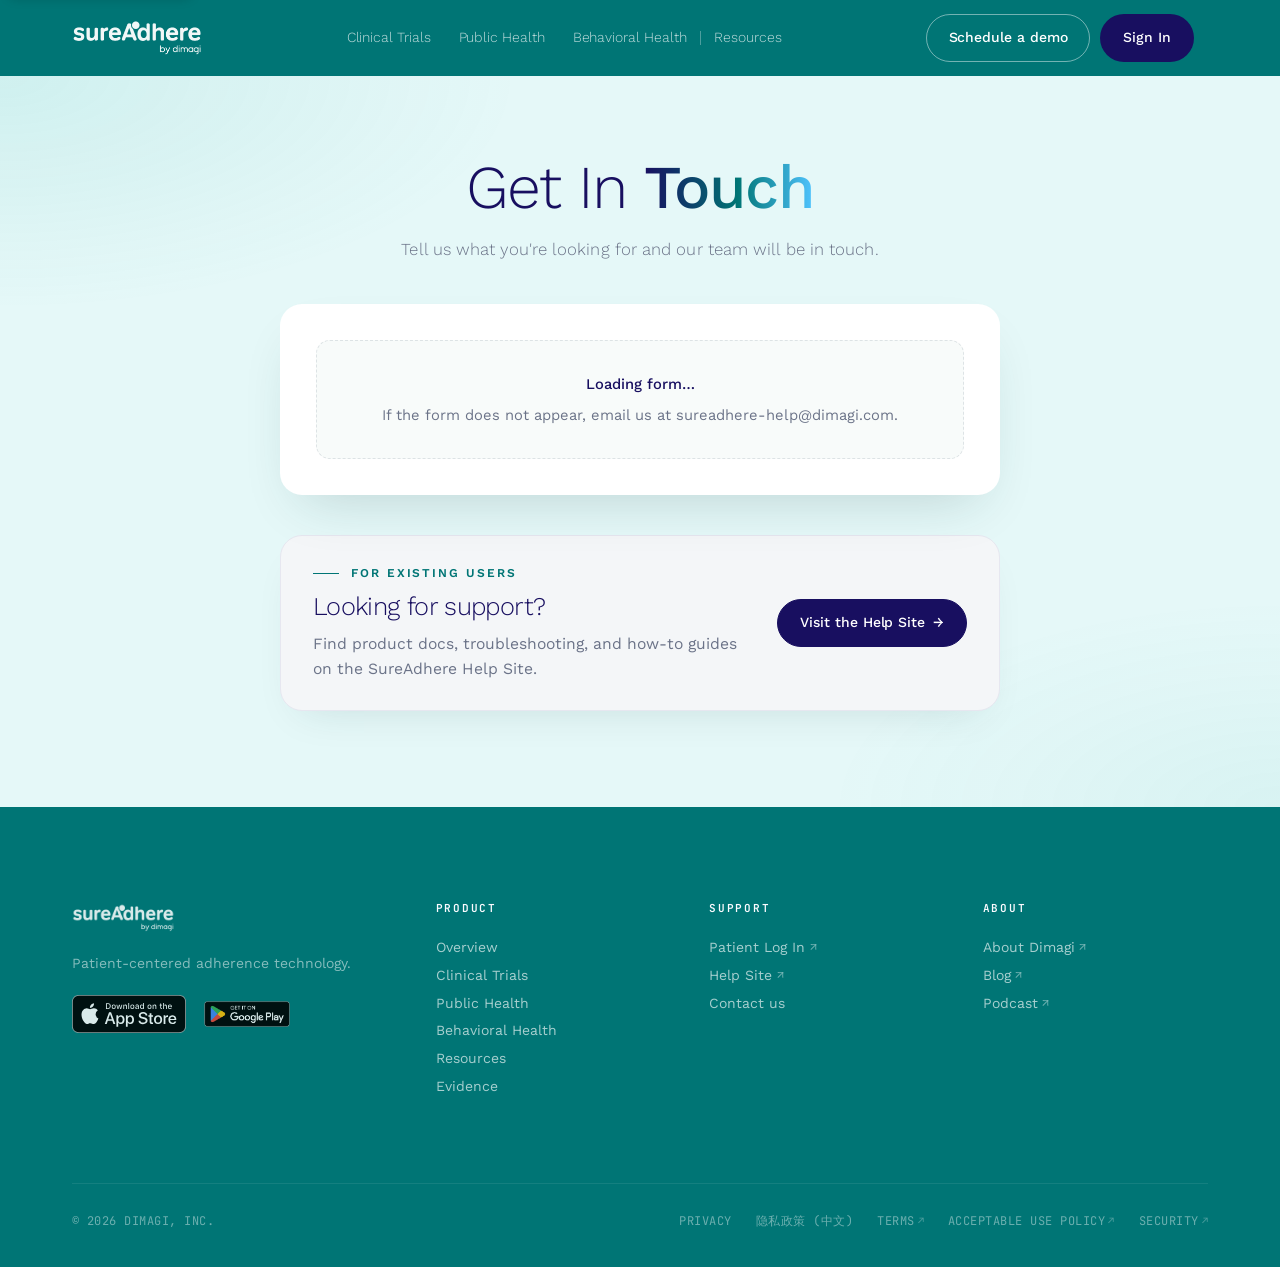
<file: contact/index.html>
<!doctype html>
<html lang="en">
<head>
<meta charset="utf-8" />
<link rel="icon" type="image/png" href="../assets/favicon.png">
<meta name="viewport" content="width=device-width, initial-scale=1" />
<title>Contact | SureAdhere</title>
<meta name="description" content="Get in touch with the SureAdhere team to schedule a demo, ask about pricing, or learn how video Directly Observed Therapy can support your program.">

<meta property="og:type" content="website">
<meta property="og:site_name" content="SureAdhere">
<meta property="og:locale" content="en_US">
<meta property="og:url" content="https://sureadhere.dimagi.com/contact/">
<link rel="canonical" href="https://sureadhere.dimagi.com/contact/">
<meta property="og:title" content="Contact SureAdhere: Schedule a Demo or Talk to Our Team">
<meta property="og:description" content="Get in touch with the SureAdhere team to schedule a demo, ask about pricing, or learn how video Directly Observed Therapy can support your program.">
<meta property="og:image" content="https://sureadhere.dimagi.com/assets/images/platform-computer.png">
<meta name="twitter:card" content="summary_large_image">

<script type="application/ld+json">
{
  "@context": "https://schema.org",
  "@type": "ContactPage",
  "name": "Contact SureAdhere",
  "description": "Get in touch with the SureAdhere team to schedule a demo, ask about pricing, or learn how video Directly Observed Therapy can support your program.",
  "url": "https://sureadhere.dimagi.com/contact/",
  "mainEntity": {
    "@type": "Organization",
    "name": "SureAdhere by Dimagi",
    "url": "https://sureadhere.dimagi.com/",
    "parentOrganization": {
      "@type": "Organization",
      "name": "Dimagi, Inc.",
      "url": "https://dimagi.com/"
    }
  }
}
</script>

<link rel="preconnect" href="https://fonts.googleapis.com">
<link rel="preconnect" href="https://fonts.gstatic.com" crossorigin>
<link rel="preconnect" href="https://cdn.gtranslate.net">
<link href="https://fonts.googleapis.com/css2?family=Work+Sans:wght@200;300;400;500;600;700&family=JetBrains+Mono:wght@400;500;600&display=swap" rel="stylesheet">
<link rel="stylesheet" href="../assets/styles.css">

<style>
  body { background: #E5F8F8; }

  /* ─────────────────────────────────────────────────────────── */
  /*  MAIN CONTACT SECTION (light teal, matches site CTA band)  */
  /* ─────────────────────────────────────────────────────────── */
  .contact-section {
    position: relative;
    padding: 80px 0 96px;
    background:
      radial-gradient(800px 360px at 0% 0%, rgba(13,168,157,0.10), transparent 65%),
      radial-gradient(700px 320px at 100% 100%, rgba(13,168,157,0.06), transparent 65%),
      #E5F8F8;
    overflow: hidden;
  }

  .contact-stack {
    max-width: 720px;
    margin: 0 auto;
    display: flex;
    flex-direction: column;
    gap: 40px;
  }
  @media (max-width: 600px) {
    .contact-section { padding: 64px 0 72px; }
    .contact-stack { gap: 32px; }
  }

  /* ── Left column ── */
  .contact-intro h1 {
    font-size: clamp(2.6rem, 5vw, 3.8rem);
    font-weight: 300;
    letter-spacing: -0.025em;
    line-height: 1.04;
    margin: 0 0 16px;
    color: var(--ink);
  }
  .contact-intro h1 em {
    font-style: normal;
    font-weight: 500;
    background: var(--grad-text);
    -webkit-background-clip: text;
    -webkit-text-fill-color: transparent;
    background-clip: text;
  }
  .contact-intro p {
    font-size: 1.05rem;
    font-weight: 300;
    line-height: 1.7;
    color: var(--muted);
    margin: 0;
    max-width: 480px;
    letter-spacing: 0.005em;
  }

  /* ── Intro (centered) ── */
  .contact-intro { text-align: center; }
  .contact-intro .eyebrow { display: inline-block; margin-bottom: 16px; }
  .contact-intro p { margin-left: auto; margin-right: auto; }

  /* ── Support card - two columns: text + CTA ── */
  .support-card {
    display: grid;
    grid-template-columns: 1fr auto;
    gap: 32px;
    align-items: center;
    padding: 28px 32px;
    background: #F4F6F8;
    border-radius: var(--radius-lg);
    box-shadow: 0 18px 40px -22px rgba(13,58,58,0.15);
    text-align: left;
  }
  .support-card-content {
    display: flex;
    flex-direction: column;
    align-items: flex-start;
    gap: 10px;
  }
  .support-card .eyebrow { margin: 0; }
  .support-card h3 {
    font-size: 1.35rem;
    font-weight: 500;
    letter-spacing: -0.01em;
    color: var(--ink);
    margin: 0;
  }
  .support-card p {
    font-size: 0.98rem;
    font-weight: 400;
    color: var(--muted);
    line-height: 1.65;
    margin: 0;
  }
  .support-card .btn {
    white-space: nowrap;
    background: #180F60;
    color: #FFFFFF;
    border: 1px solid #180F60;
    transition: background 150ms ease, border-color 150ms ease, transform 150ms ease, box-shadow 150ms ease;
  }
  .support-card .btn:hover {
    background: #251A88;
    border-color: #251A88;
    color: #FFFFFF;
    transform: translateY(-1px);
    box-shadow: 0 8px 20px -8px rgba(24,15,96,0.45);
  }
  @media (max-width: 600px) {
    .support-card { grid-template-columns: 1fr; gap: 16px; padding: 24px; }
  }

  /* ── Form card ── */
  .form-card {
    position: relative;
    background: #FFFFFF;
    border: none;
    border-radius: var(--radius-lg);
    padding: 36px;
    box-shadow: 0 24px 56px -22px rgba(13,58,58,0.20);
    overflow: hidden;
  }
  @media (max-width: 600px) {
    .form-card { padding: 28px 22px; }
  }

  .form-fallback {
    padding: 32px;
    background: #F8FBFA;
    border: 1px dashed #DDE3E5;
    border-radius: var(--radius);
    text-align: center;
    color: var(--muted);
    font-size: 0.92rem;
  }
  .form-fallback strong { color: var(--ink); font-weight: 500; }
</style>
<!-- Cookie banner is rendered by HubSpot (Settings, Privacy and Consent, Cookies in the
     HubSpot dashboard) so it stays in sync with CommCare and dimagi.com. gtag('consent', 'default', ...)
     denies all categories up front for EEA + UK + CH; _hsp.addPrivacyConsentListener bridges
     the banner's choice back into gtag so any GA4 wired in later stays consistent. -->
<script>
  window.dataLayer = window.dataLayer || [];
  function gtag() { dataLayer.push(arguments); }
  gtag('consent', 'default', {
    'analytics_storage': 'denied',
    'ad_storage': 'denied',
    'ad_user_data': 'denied',
    'ad_personalization': 'denied',
    'region': ['AT','BE','BG','HR','CY','CZ','DK','EE','FI','FR',
               'DE','GR','HU','IS','IE','IT','LV','LI','LT','LU',
               'MT','NL','NO','PL','PT','RO','SK','SI','ES','SE',
               'UK','CH']
  });
  var _hsp = window._hsp = window._hsp || [];
  _hsp.push(['addPrivacyConsentListener', function (consent) {
    var hasAnalyticsConsent = consent && (consent.allowed || (consent.categories && consent.categories.analytics));
    var hasAdsConsent = consent && (consent.allowed || (consent.categories && consent.categories.advertisement));
    gtag('consent', 'update', {
      'ad_storage': hasAdsConsent ? 'granted' : 'denied',
      'analytics_storage': hasAnalyticsConsent ? 'granted' : 'denied',
      'ad_user_data': hasAdsConsent ? 'granted' : 'denied',
      'ad_personalization': hasAdsConsent ? 'granted' : 'denied'
    });
  }]);
</script>
<script type="text/javascript" id="hs-script-loader" async defer src="//js.hs-scripts.com/503070.js"></script>
<script type="application/ld+json">
{
  "@context": "https://schema.org",
  "@type": "BreadcrumbList",
  "itemListElement": [
    {
      "@type": "ListItem",
      "position": 1,
      "name": "Home",
      "item": "https://sureadhere.dimagi.com/"
    },
    {
      "@type": "ListItem",
      "position": 2,
      "name": "Contact",
      "item": "https://sureadhere.dimagi.com/contact/"
    }
  ]
}
</script>
</head>
<body>
<a class="skip-link" href="#main">Skip to main content</a>

<!-- ───── NAV ───── -->
<header>
<div class="nav-wrap">
  <div class="container">
    <nav class="primary">
      <a class="logo" href="../index.html">
        <img src="../assets/images/sureadhere-logo-full-color.png" alt="SureAdhere by Dimagi" style="height:38px;width:auto;filter:brightness(0) invert(1);opacity:0.95;" width="520" height="151">
      </a>
      <div class="nav-links">
        <a href="../clinical-trials/index.html">Clinical Trials</a>
        <a href="../public-health/index.html">Public Health</a>
        <a href="../behavioral-health/index.html">Behavioral Health</a>
        <a href="../resources/index.html" class="nav-sep">Resources</a>
      </div>
      <div class="nav-cta" id="nav-menu">
        <a class="btn btn-ghost" href="#hubspot-form">Schedule a demo</a>
        <a class="btn btn-primary" href="https://secure.sureadhere.com/" target="_blank" rel="noopener">Sign In</a>
        <div class="nav-lang" aria-label="Language">
          <div class="gtranslate_wrapper"></div>
        </div>
      </div>
      <button class="nav-hamburger" aria-label="Open menu" aria-expanded="false" aria-controls="nav-menu">
        <span></span><span></span><span></span>
      </button>
    </nav>
  </div>
</div>
</header>

<!-- ───── CONTACT (single dark teal section, two columns) ───── -->
<main id="main">
<section class="contact-section">
  <div class="container">
    <div class="contact-stack">

      <div class="contact-intro">
        <h1>Get In <em>Touch</em></h1>
        <p>Tell us what you're looking for and our team will be in touch.</p>
      </div>

      <div class="form-card">
        <div id="hubspot-form">
          <div class="form-fallback" id="hubspot-form-fallback">
            <strong>Loading form&hellip;</strong>
            <p style="margin:8px 0 0;">If the form does not appear, email us at <a href="mailto:sureadhere-help@dimagi.com">sureadhere-help@dimagi.com</a>.</p>
          </div>
        </div>
      </div>

      <div class="support-card">
        <div class="support-card-content">
          <span class="eyebrow">FOR EXISTING USERS</span>
          <h2>Looking for support?</h2>
          <p>Find product docs, troubleshooting, and how-to guides on the SureAdhere Help Site.</p>
        </div>
        <a class="btn btn-arrow" href="https://dimagi.atlassian.net/wiki/spaces/sa/overview" target="_blank" rel="noopener">Visit the Help Site</a>
      </div>

    </div>
  </div>
</section>

</main>

<!-- ───── FOOTER ───── -->
<footer>
  <div class="container">
    <div class="footer-grid">
      <div class="footer-brand">
        <div class="logo" style="gap:10px;">
          <img src="../assets/images/sureadhere-logo-full-color.png" alt="SureAdhere by Dimagi" style="height:30px;width:auto;filter:brightness(0) invert(1);opacity:0.85;" width="520" height="151" loading="lazy">
        </div>
        <p>Patient-centered adherence technology.</p>
        <div class="footer-badges">
          <a href="https://apps.apple.com/us/app/sureadhere-by-dimagi/id6444502883" target="_blank" rel="noopener"><img src="../assets/images/badge-app-store.svg" alt="Download on the App Store" class="badge-apple" width="120" height="40" loading="lazy"></a>
          <a href="https://play.google.com/store/apps/details?id=com.dimagi.sureadhere&hl=en_US" target="_blank" rel="noopener"><img src="../assets/images/badge-google-play.png" alt="Get it on Google Play" class="badge-google" width="646" height="250" loading="lazy"></a>
        </div>
      </div>
      <div class="footer-col">
        <h2>Product</h2>
        <ul>
          <li><a href="../index.html">Overview</a></li>
          <li><a href="../clinical-trials/index.html">Clinical Trials</a></li>
          <li><a href="../public-health/index.html">Public Health</a></li>
          <li><a href="../behavioral-health/index.html">Behavioral Health</a></li>
          <li><a href="../resources/index.html">Resources</a></li>
          <li><a href="../publications/index.html">Evidence</a></li>
        </ul>
      </div>
      <div class="footer-col">
        <h2>Support</h2>
        <ul>
          <li><a href="https://secure.sureadhere.com/" target="_blank" rel="noopener">Patient Log In</a></li>
          <li><a href="https://dimagi.atlassian.net/wiki/spaces/sa/overview" target="_blank" rel="noopener">Help Site</a></li>
          <li><a href="index.html" aria-current="page">Contact us</a></li>
        </ul>
      </div>
      <div class="footer-col">
        <h2>About</h2>
        <ul>
          <li><a href="https://dimagi.com/" target="_blank" rel="noopener">About Dimagi</a></li>
          <li><a href="https://dimagi.com/blog/" target="_blank" rel="noopener">Blog</a></li>
          <li><a href="https://dimagi.com/podcast/" target="_blank" rel="noopener">Podcast</a></li>
        </ul>
      </div>
    </div>
    <div class="footer-bottom">
      <span>&copy; 2026 DIMAGI, INC.</span>
      <span style="display:flex;gap:24px;flex-wrap:wrap;">
        <a href="../privacy-policy/index.html">PRIVACY</a>
        <a href="../privacy-policy-chinese/index.html">隐私政策 (中文)</a>
        <a href="https://dimagi.com/terms-of-service/" target="_blank" rel="noopener">TERMS</a>
        <a href="https://dimagi.com/terms-aup/" target="_blank" rel="noopener">ACCEPTABLE USE POLICY</a>
        <a href="https://dimagi.safebase.us/" target="_blank" rel="noopener">SECURITY</a>
      </span>
    </div>
  </div>
</footer>

<!-- ───── HUBSPOT FORM ───── -->
<script charset="utf-8" type="text/javascript" src="//js.hsforms.net/forms/embed/v2.js"></script>
<script>
  (function () {
    function mountForm() {
      if (typeof hbspt === 'undefined' || !hbspt.forms) return false;
      hbspt.forms.create({
        region: "na1",
        portalId: "503070",
        formId: "e20b08b5-de23-42b1-9040-b37acff28623",
        target: "#hubspot-form",
        onFormReady: function () {
          var fb = document.getElementById('hubspot-form-fallback');
          if (fb && fb.parentNode) fb.parentNode.removeChild(fb);

          // HubSpot renders this form (and its post-submit "submitted-message")
          // inside its own iframe document with its own stylesheet, so CSS in
          // this page's <head> can never reach it. Inject the color override
          // directly into the iframe's document instead.
          var iframe = document.querySelector('#hubspot-form iframe');
          var doc = iframe && (iframe.contentDocument || iframe.contentWindow.document);
          if (doc && doc.head) {
            var style = doc.createElement('style');
            style.textContent = '.submitted-message, .submitted-message * { color: #180F60 !important; }';
            doc.head.appendChild(style);
          }
        }
      });
      return true;
    }
    if (!mountForm()) {
      var s = document.querySelector('script[src*="js.hsforms.net"]');
      if (s) s.addEventListener('load', mountForm);
    }
  })();
</script>

<!-- Mobile nav toggle -->
<script>
(function () {
  var ham = document.querySelector('.nav-hamburger');
  if (ham) {
    ham.addEventListener('click', function () {
      var open = this.classList.toggle('is-open');
      document.querySelector('.nav-links').classList.toggle('is-open');
      document.querySelector('.nav-cta').classList.toggle('is-open');
      this.setAttribute('aria-expanded', open ? 'true' : 'false');
      this.setAttribute('aria-label', open ? 'Close menu' : 'Open menu');
    });
  }
  document.querySelectorAll('.nav-links a').forEach(function (a) {
    a.addEventListener('click', function () {
      var h = document.querySelector('.nav-hamburger'); h.classList.remove('is-open'); h.setAttribute('aria-expanded', 'false'); h.setAttribute('aria-label', 'Open menu');
      document.querySelector('.nav-links').classList.remove('is-open');
      document.querySelector('.nav-cta').classList.remove('is-open');
    });
  });
})();
</script>
<script>
  window.gtranslateSettings = {
    "default_language": "en",
    "languages": ["en","ar","zh-CN","nl","fr","de","it","pt","ru","es"],
    "wrapper_selector": ".gtranslate_wrapper",
    "flag_style": "3d",
    "native_language_names": true
  };
</script>
<script defer src="https://cdn.gtranslate.net/widgets/latest/dwf.js"></script>
</body>
</html>
</file>
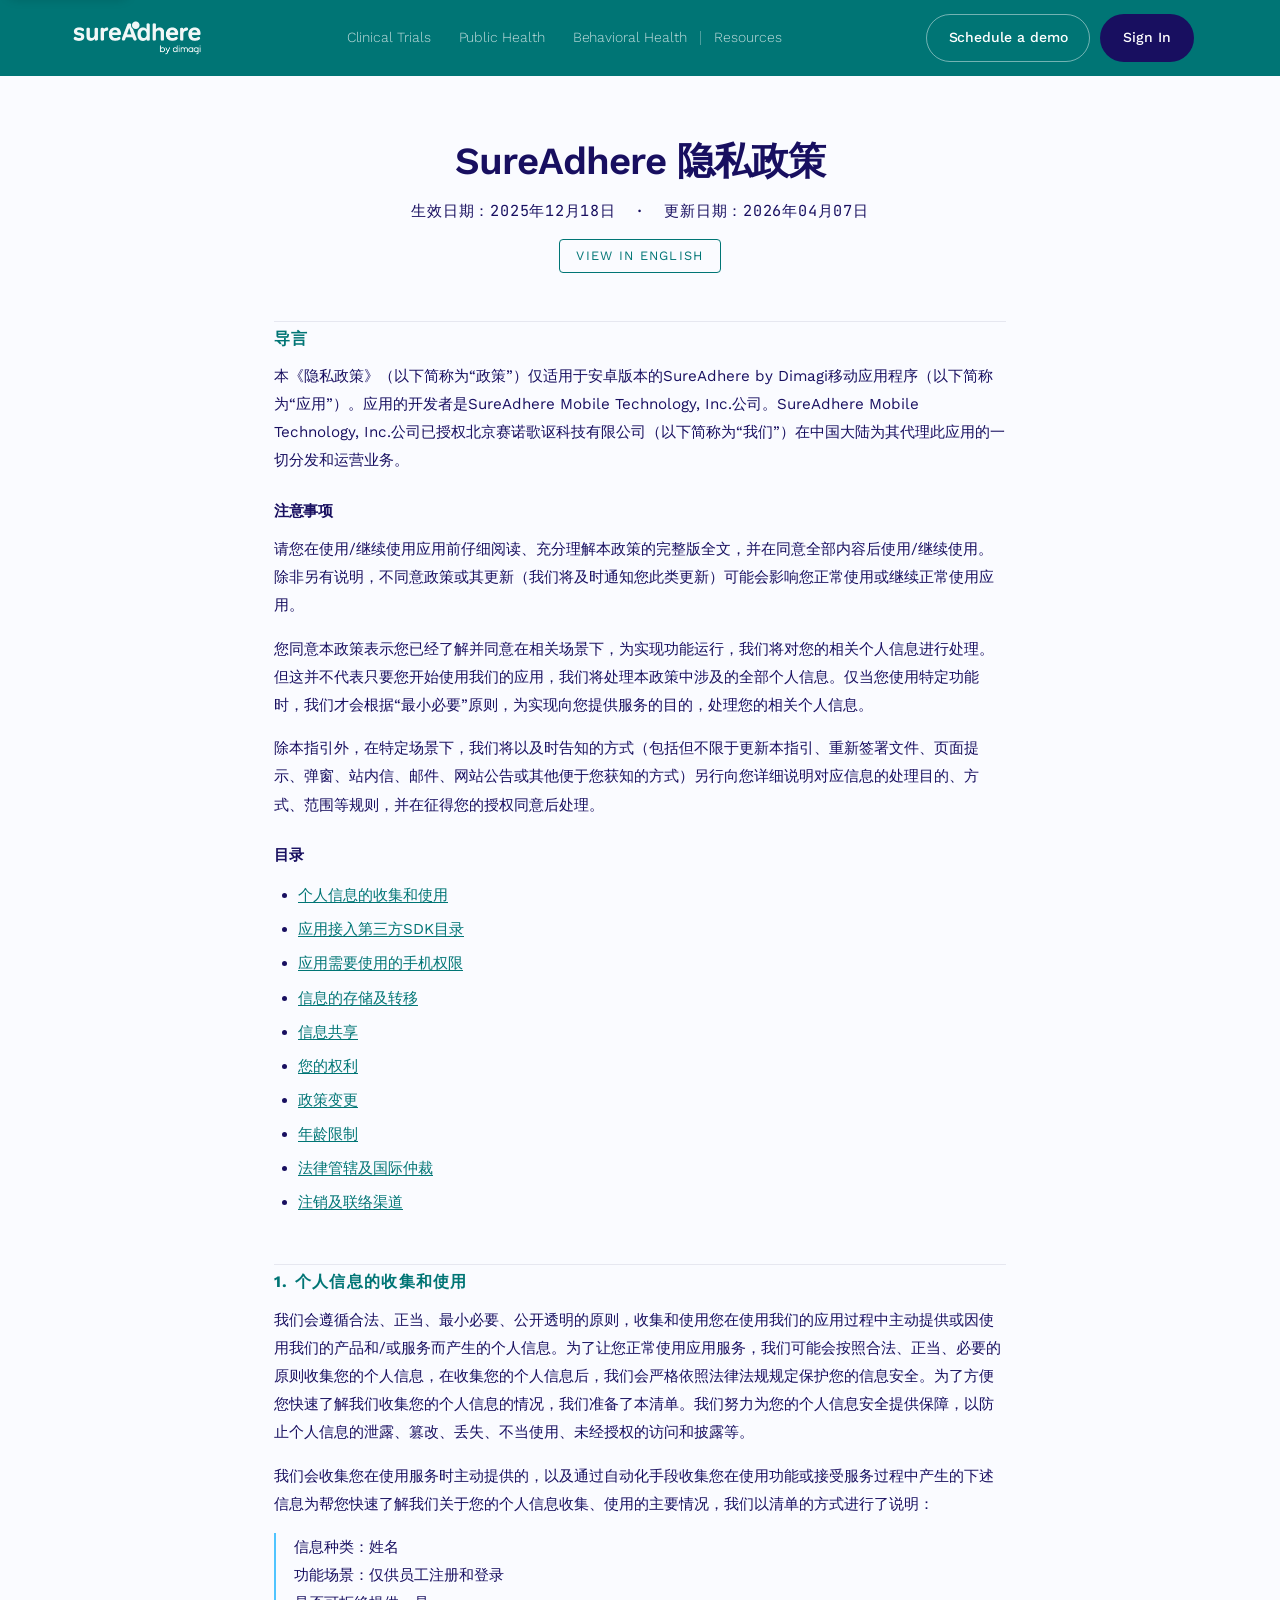
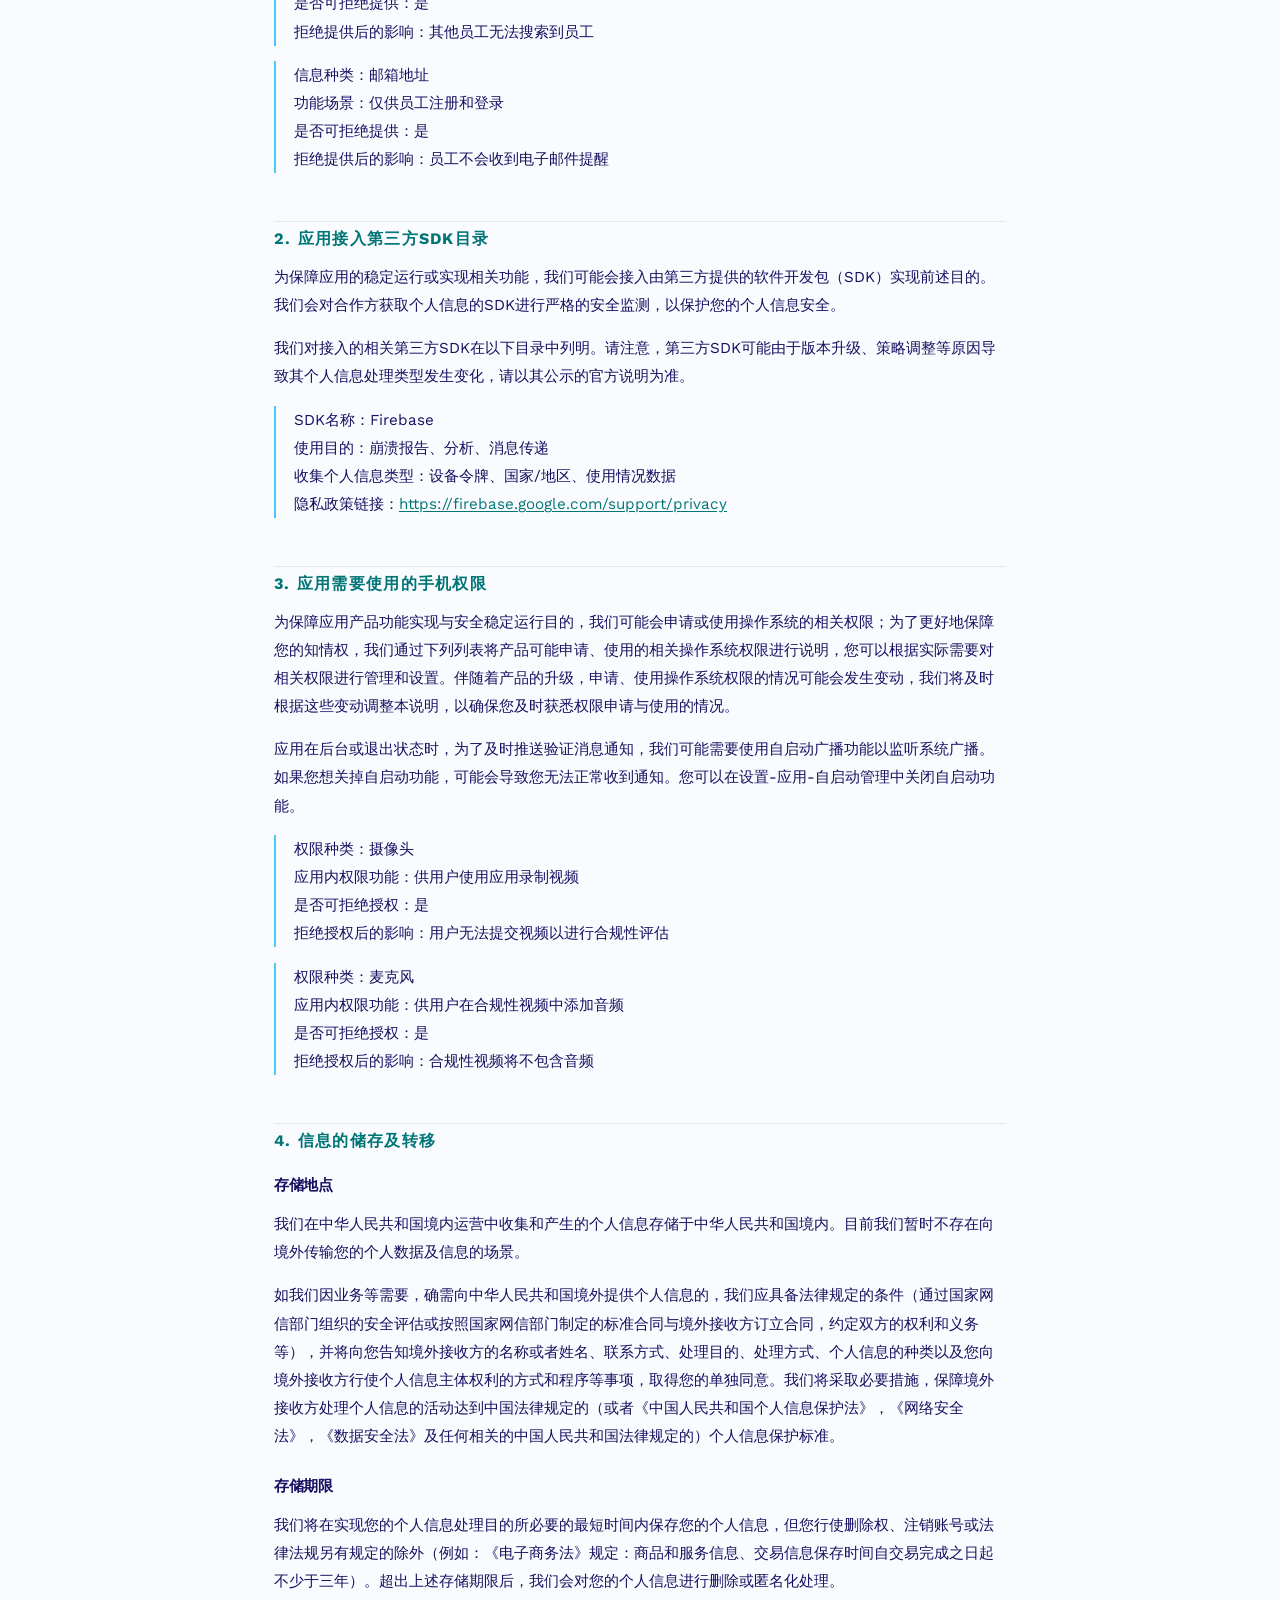
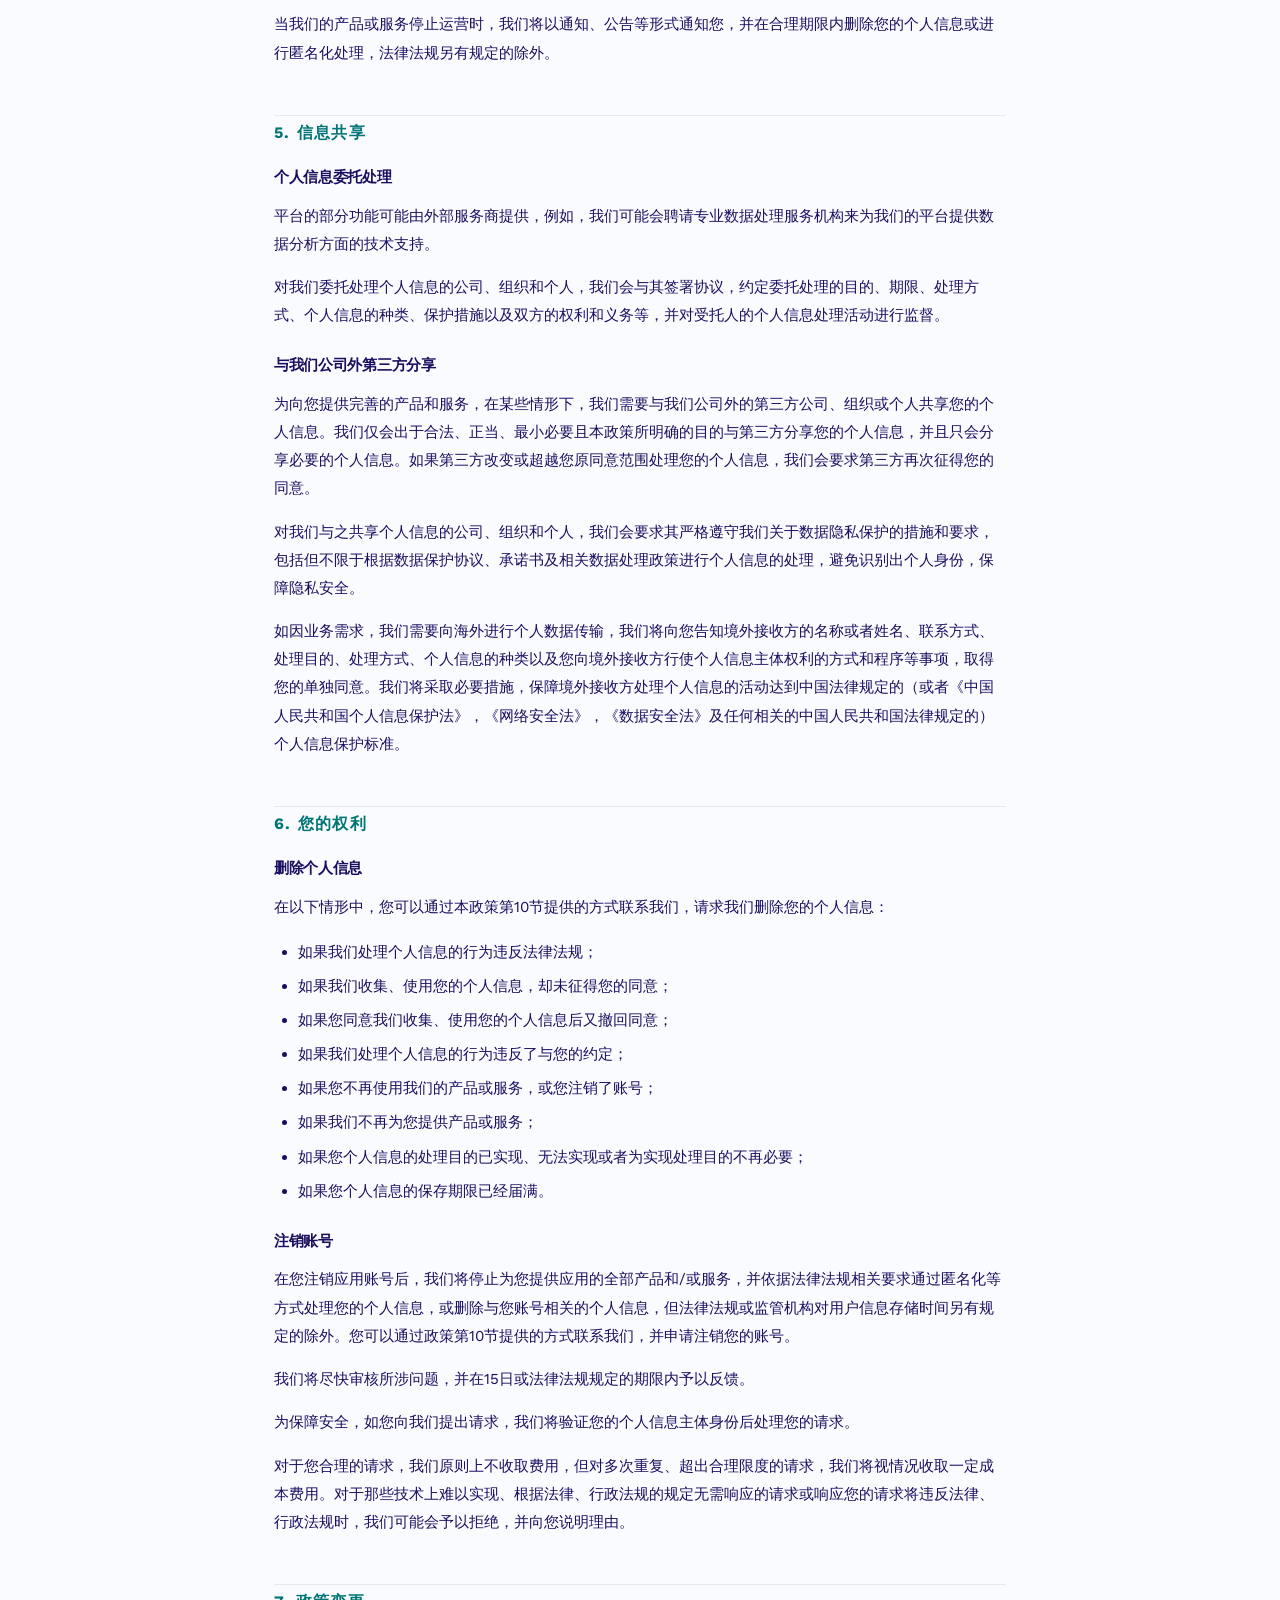
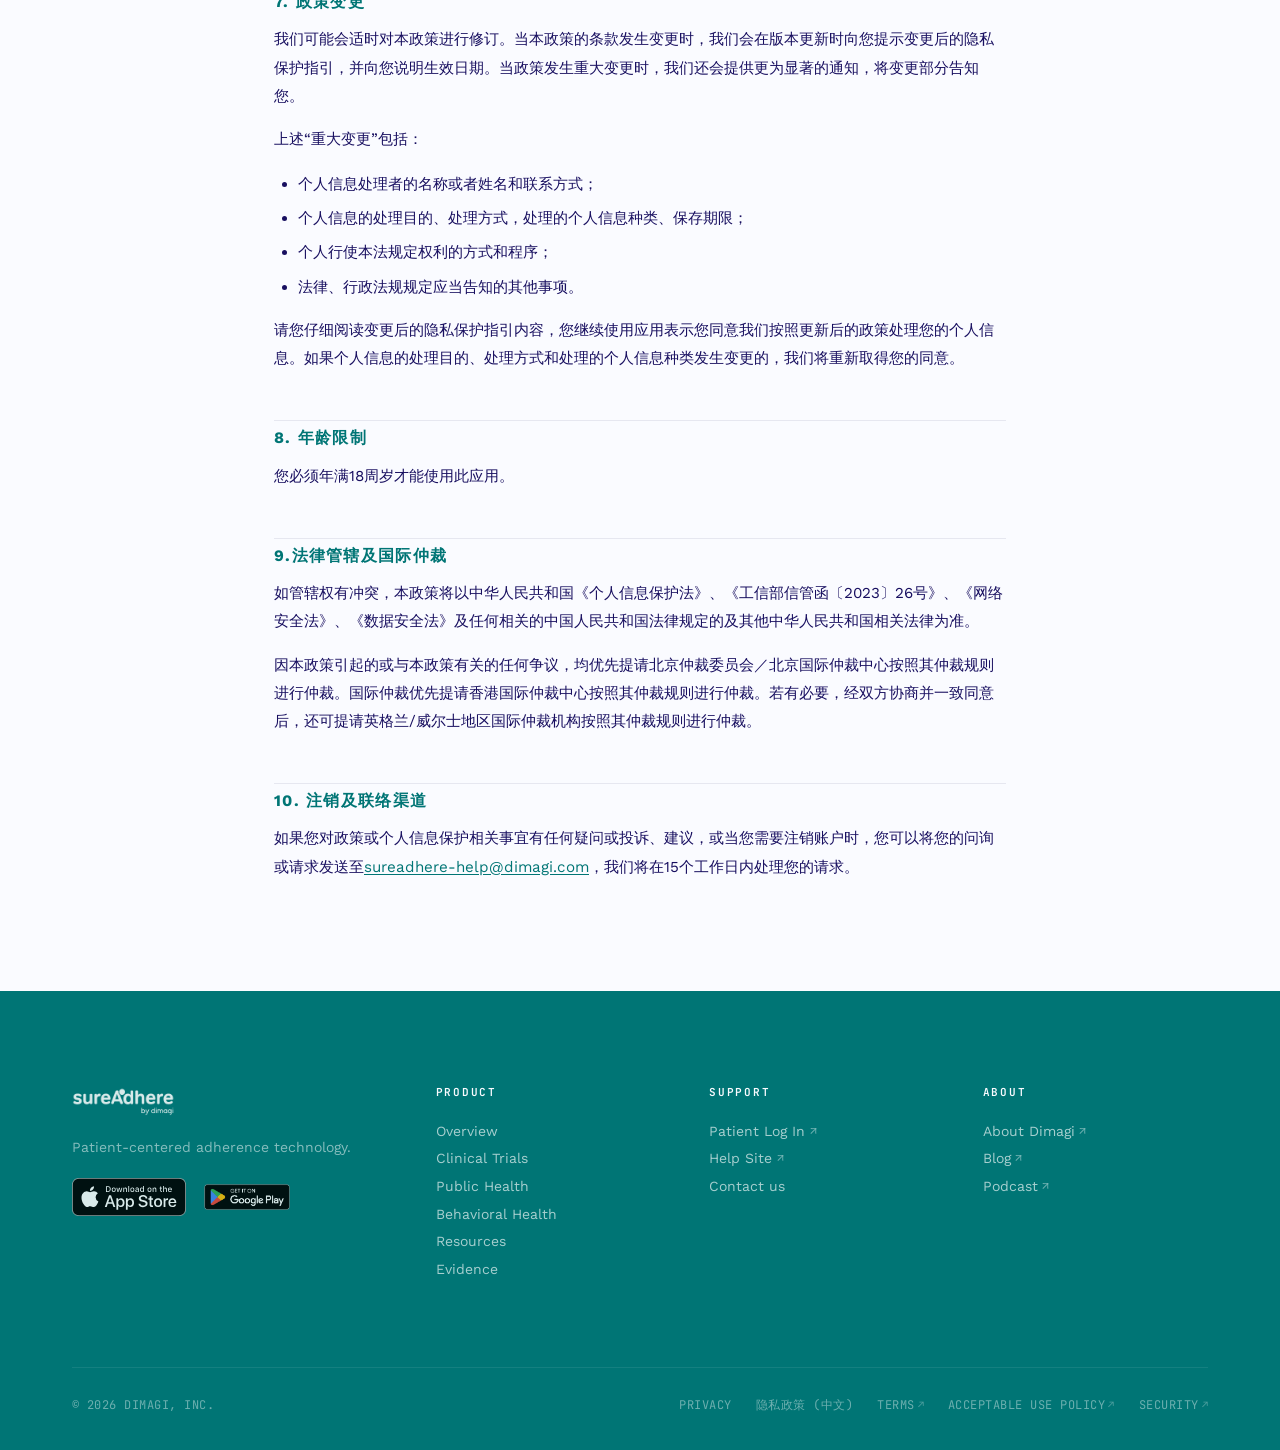
<file: privacy-policy-chinese/index.html>
<!doctype html>
<html lang="zh-CN">
<head>
<meta charset="utf-8" />
<link rel="icon" type="image/png" href="../assets/favicon.png">
<meta name="viewport" content="width=device-width, initial-scale=1" />
<title>SureAdhere 隐私政策</title>
<meta name="description" content="SureAdhere 隐私政策（中文版）：我们如何收集、使用、存储和保护您在使用 SureAdhere 服务时提供的个人信息。">
<meta property="og:type" content="website">
<meta property="og:site_name" content="SureAdhere">
<meta property="og:locale" content="zh_CN">
  <meta property="og:url" content="https://sureadhere.dimagi.com/privacy-policy-chinese/">
<link rel="canonical" href="https://sureadhere.dimagi.com/privacy-policy-chinese/">
<link rel="alternate" hreflang="en" href="https://sureadhere.dimagi.com/privacy-policy/">
<link rel="alternate" hreflang="zh-Hans" href="https://sureadhere.dimagi.com/privacy-policy-chinese/">
<link rel="alternate" hreflang="x-default" href="https://sureadhere.dimagi.com/privacy-policy/">
<meta property="og:title" content="SureAdhere 隐私政策">
<meta property="og:description" content="我们如何收集、使用和处理您的个人信息。">
<meta property="og:image" content="https://sureadhere.dimagi.com/assets/images/sureadhere-logo-full-color.png">
<meta name="twitter:card" content="summary_large_image">
<link rel="preconnect" href="https://fonts.googleapis.com">
<link rel="preconnect" href="https://fonts.gstatic.com" crossorigin>
<link rel="preconnect" href="https://cdn.gtranslate.net">
<link href="https://fonts.googleapis.com/css2?family=Work+Sans:wght@200;300;400;500;600;700&family=JetBrains+Mono:wght@400;500;600&display=swap" rel="stylesheet">
<link rel="stylesheet" href="../assets/styles.css">
<style>
  .policy-wrap {
    max-width: 780px;
    margin: 0 auto;
    padding: 64px 24px 96px;
  }
  .policy-wrap h1 {
    font-size: clamp(1.6rem, 4vw, 2.4rem);
    font-weight: 600;
    margin-bottom: 8px;
    text-align: center;
  }
  .policy-meta {
    text-align: center;
    font-size: 0.875rem;
    color: var(--muted);
    margin-bottom: 56px;
    font-family: var(--mono);
    letter-spacing: 0.05em;
  }
  .policy-wrap h2 {
    font-size: 1rem;
    font-weight: 700;
    text-transform: uppercase;
    letter-spacing: 0.08em;
    color: var(--indigo);
    margin: 48px 0 12px;
    padding-top: 8px;
    border-top: 1px solid var(--line);
  }
  .policy-wrap h3 {
    font-size: 0.95rem;
    font-weight: 600;
    margin: 28px 0 8px;
  }
  .policy-wrap p {
    font-size: 0.95rem;
    line-height: 1.85;
    color: var(--ink);
    margin-bottom: 14px;
  }
  .policy-wrap ul, .policy-wrap ol {
    padding-left: 24px;
    margin-bottom: 14px;
  }
  .policy-wrap li {
    font-size: 0.95rem;
    line-height: 1.85;
    color: var(--ink);
    margin-bottom: 6px;
  }
  .policy-wrap a {
    color: var(--indigo);
    text-decoration: underline;
    text-underline-offset: 2px;
  }
  .policy-wrap a:hover { opacity: 0.75; }
  .policy-wrap strong { font-weight: 600; }
  .info-table {
    width: 100%;
    border-collapse: collapse;
    margin: 16px 0 24px;
    font-size: 0.9rem;
  }
  .info-table th {
    background: var(--paper-2);
    border: 1px solid var(--line);
    padding: 10px 14px;
    text-align: left;
    font-weight: 600;
    color: var(--ink);
    white-space: nowrap;
  }
  .info-table td {
    border: 1px solid var(--line);
    padding: 10px 14px;
    color: var(--ink);
    line-height: 1.6;
  }
  .lang-switch {
    text-align: center;
    margin-bottom: 32px;
  }
  .lang-switch a {
    display: inline-block;
    font-family: inherit;
    font-size: 0.8rem;
    letter-spacing: 0.1em;
    text-transform: uppercase;
    color: var(--indigo);
    border: 1px solid var(--indigo);
    border-radius: 4px;
    padding: 6px 16px;
    text-decoration: none;
    transition: background 150ms ease, color 150ms ease;
  }
  .lang-switch a:hover {
    background: var(--indigo);
    color: #fff;
    opacity: 1;
  }
  .policy-spec {
    border-left: 2px solid var(--sky, #6ECAC5);
    padding-left: 18px;
  }
</style>
<!-- Cookie banner is rendered by HubSpot (Settings, Privacy and Consent, Cookies in the
     HubSpot dashboard) so it stays in sync with CommCare and dimagi.com. gtag('consent', 'default', ...)
     denies all categories up front for EEA + UK + CH; _hsp.addPrivacyConsentListener bridges
     the banner's choice back into gtag so any GA4 wired in later stays consistent. -->
<script>
  window.dataLayer = window.dataLayer || [];
  function gtag() { dataLayer.push(arguments); }
  gtag('consent', 'default', {
    'analytics_storage': 'denied',
    'ad_storage': 'denied',
    'ad_user_data': 'denied',
    'ad_personalization': 'denied',
    'region': ['AT','BE','BG','HR','CY','CZ','DK','EE','FI','FR',
               'DE','GR','HU','IS','IE','IT','LV','LI','LT','LU',
               'MT','NL','NO','PL','PT','RO','SK','SI','ES','SE',
               'UK','CH']
  });
  var _hsp = window._hsp = window._hsp || [];
  _hsp.push(['addPrivacyConsentListener', function (consent) {
    var hasAnalyticsConsent = consent && (consent.allowed || (consent.categories && consent.categories.analytics));
    var hasAdsConsent = consent && (consent.allowed || (consent.categories && consent.categories.advertisement));
    gtag('consent', 'update', {
      'ad_storage': hasAdsConsent ? 'granted' : 'denied',
      'analytics_storage': hasAnalyticsConsent ? 'granted' : 'denied',
      'ad_user_data': hasAdsConsent ? 'granted' : 'denied',
      'ad_personalization': hasAdsConsent ? 'granted' : 'denied'
    });
  }]);
</script>
<script type="text/javascript" id="hs-script-loader" async defer src="//js.hs-scripts.com/503070.js"></script>
<script type="application/ld+json">
{
  "@context": "https://schema.org",
  "@type": "BreadcrumbList",
  "itemListElement": [
    {
      "@type": "ListItem",
      "position": 1,
      "name": "Home",
      "item": "https://sureadhere.dimagi.com/"
    },
    {
      "@type": "ListItem",
      "position": 2,
      "name": "Privacy Policy (Chinese)",
      "item": "https://sureadhere.dimagi.com/privacy-policy-chinese/"
    }
  ]
}
</script>
</head>
<body>
<a class="skip-link" href="#main">跳至主要内容</a>

<!-- ───── NAV ───── -->
<header>
<div class="nav-wrap">
  <div class="container">
    <nav class="primary">
      <a class="logo" href="../index.html">
        <img src="../assets/images/sureadhere-logo-full-color.png" alt="SureAdhere by Dimagi" style="height:38px;width:auto;filter:brightness(0) invert(1);opacity:0.95;" width="520" height="151">
      </a>
      <div class="nav-links">
        <a href="../clinical-trials/index.html">Clinical Trials</a>
        <a href="../public-health/index.html">Public Health</a>
        <a href="../behavioral-health/index.html">Behavioral Health</a>
        <a href="../resources/index.html" class="nav-sep">Resources</a>
      </div>
      <div class="nav-cta" id="nav-menu">
        <a class="btn btn-ghost" href="../contact/">Schedule a demo</a>
        <a class="btn btn-primary" href="https://secure.sureadhere.com/" target="_blank" rel="noopener">Sign In</a>
        <div class="nav-lang" aria-label="Language">
          <div class="gtranslate_wrapper"></div>
        </div>
      </div>
      <button class="nav-hamburger" aria-label="Open menu" aria-expanded="false" aria-controls="nav-menu">
        <span></span><span></span><span></span>
      </button>
    </nav>
  </div>
</div>
</header>

<!-- ───── CONTENT ───── -->
<main id="main">
  <div class="policy-wrap">
    <h1>SureAdhere 隐私政策</h1>
    <p class="policy-meta">生效日期：2025年12月18日 &nbsp;·&nbsp; 更新日期：2026年04月07日</p>

    <div class="lang-switch">
      <a href="../privacy-policy/index.html">View in English</a>
    </div>

    <h2 id="sec1">导言</h2>
    <p>本《隐私政策》（以下简称为“政策”）仅适用于安卓版本的SureAdhere by Dimagi移动应用程序（以下简称为“应用”）。应用的开发者是SureAdhere Mobile Technology, Inc.公司。SureAdhere Mobile Technology, Inc.公司已授权北京赛诺歌讴科技有限公司（以下简称为“我们”）在中国大陆为其代理此应用的一切分发和运营业务。</p>
    <h3>注意事项</h3>
    <p>请您在使用/继续使用应用前仔细阅读、充分理解本政策的完整版全文，并在同意全部内容后使用/继续使用。除非另有说明，不同意政策或其更新（我们将及时通知您此类更新）可能会影响您正常使用或继续正常使用应用。</p>
    <p>您同意本政策表示您已经了解并同意在相关场景下，为实现功能运行，我们将对您的相关个人信息进行处理。但这并不代表只要您开始使用我们的应用，我们将处理本政策中涉及的全部个人信息。仅当您使用特定功能时，我们才会根据“最小必要”原则，为实现向您提供服务的目的，处理您的相关个人信息。</p>
    <p>除本指引外，在特定场景下，我们将以及时告知的方式（包括但不限于更新本指引、重新签署文件、页面提示、弹窗、站内信、邮件、网站公告或其他便于您获知的方式）另行向您详细说明对应信息的处理目的、方式、范围等规则，并在征得您的授权同意后处理。</p>
    <h3>目录</h3>
    <ul>
      <li><a href="#sec2">个人信息的收集和使用</a></li>
      <li><a href="#sec3">应用接入第三方SDK目录</a></li>
      <li><a href="#sec4">应用需要使用的手机权限</a></li>
      <li><a href="#sec5">信息的存储及转移</a></li>
      <li><a href="#sec6">信息共享</a></li>
      <li><a href="#sec7">您的权利</a></li>
      <li><a href="#sec8">政策变更</a></li>
      <li><a href="#sec9">年龄限制</a></li>
      <li><a href="#sec10">法律管辖及国际仲裁</a></li>
      <li><a href="#sec11">注销及联络渠道</a></li>
    </ul>
    <h2 id="sec2">1. 个人信息的收集和使用</h2>
    <p>我们会遵循合法、正当、最小必要、公开透明的原则，收集和使用您在使用我们的应用过程中主动提供或因使用我们的产品和/或服务而产生的个人信息。为了让您正常使用应用服务，我们可能会按照合法、正当、必要的原则收集您的个人信息，在收集您的个人信息后，我们会严格依照法律法规规定保护您的信息安全。为了方便您快速了解我们收集您的个人信息的情况，我们准备了本清单。我们努力为您的个人信息安全提供保障，以防止个人信息的泄露、篡改、丢失、不当使用、未经授权的访问和披露等。</p>
    <p>我们会收集您在使用服务时主动提供的，以及通过自动化手段收集您在使用功能或接受服务过程中产生的下述信息为帮您快速了解我们关于您的个人信息收集、使用的主要情况，我们以清单的方式进行了说明：</p>
    <p class="policy-spec">信息种类：姓名<br>功能场景：仅供员工注册和登录<br>是否可拒绝提供：是<br>拒绝提供后的影响：其他员工无法搜索到员工</p>
    <p class="policy-spec">信息种类：邮箱地址<br>功能场景：仅供员工注册和登录<br>是否可拒绝提供：是<br>拒绝提供后的影响：员工不会收到电子邮件提醒</p>
    <h2 id="sec3">2. 应用接入第三方SDK目录</h2>
    <p>为保障应用的稳定运行或实现相关功能，我们可能会接入由第三方提供的软件开发包（SDK）实现前述目的。我们会对合作方获取个人信息的SDK进行严格的安全监测，以保护您的个人信息安全。</p>
    <p>我们对接入的相关第三方SDK在以下目录中列明。请注意，第三方SDK可能由于版本升级、策略调整等原因导致其个人信息处理类型发生变化，请以其公示的官方说明为准。</p>
    <p class="policy-spec">SDK名称：Firebase<br>使用目的：崩溃报告、分析、消息传递<br>收集个人信息类型：设备令牌、国家/地区、使用情况数据<br>隐私政策链接：<a href="https://firebase.google.com/support/privacy" target="_blank" rel="noopener">https://firebase.google.com/support/privacy</a></p>
    <h2 id="sec4">3. 应用需要使用的手机权限</h2>
    <p>为保障应用产品功能实现与安全稳定运行目的，我们可能会申请或使用操作系统的相关权限；为了更好地保障您的知情权，我们通过下列列表将产品可能申请、使用的相关操作系统权限进行说明，您可以根据实际需要对相关权限进行管理和设置。伴随着产品的升级，申请、使用操作系统权限的情况可能会发生变动，我们将及时根据这些变动调整本说明，以确保您及时获悉权限申请与使用的情况。</p>
    <p>应用在后台或退出状态时，为了及时推送验证消息通知，我们可能需要使用自启动广播功能以监听系统广播。如果您想关掉自启动功能，可能会导致您无法正常收到通知。您可以在设置-应用-自启动管理中关闭自启动功能。</p>
    <p class="policy-spec">权限种类：摄像头<br>应用内权限功能：供用户使用应用录制视频<br>是否可拒绝授权：是<br>拒绝授权后的影响：用户无法提交视频以进行合规性评估</p>
    <p class="policy-spec">权限种类：麦克风<br>应用内权限功能：供用户在合规性视频中添加音频<br>是否可拒绝授权：是<br>拒绝授权后的影响：合规性视频将不包含音频</p>
    <h2 id="sec5">4. 信息的储存及转移</h2>
    <h3>存储地点</h3>
    <p>我们在中华人民共和国境内运营中收集和产生的个人信息存储于中华人民共和国境内。目前我们暂时不存在向境外传输您的个人数据及信息的场景。</p>
    <p>如我们因业务等需要，确需向中华人民共和国境外提供个人信息的，我们应具备法律规定的条件（通过国家网信部门组织的安全评估或按照国家网信部门制定的标准合同与境外接收方订立合同，约定双方的权利和义务等），并将向您告知境外接收方的名称或者姓名、联系方式、处理目的、处理方式、个人信息的种类以及您向境外接收方行使个人信息主体权利的方式和程序等事项，取得您的单独同意。我们将采取必要措施，保障境外接收方处理个人信息的活动达到中国法律规定的（或者《中国人民共和国个人信息保护法》，《网络安全法》，《数据安全法》及任何相关的中国人民共和国法律规定的）个人信息保护标准。</p>
    <h3>存储期限</h3>
    <p>我们将在实现您的个人信息处理目的所必要的最短时间内保存您的个人信息，但您行使删除权、注销账号或法律法规另有规定的除外（例如：《电子商务法》规定：商品和服务信息、交易信息保存时间自交易完成之日起不少于三年）。超出上述存储期限后，我们会对您的个人信息进行删除或匿名化处理。</p>
    <p>当我们的产品或服务停止运营时，我们将以通知、公告等形式通知您，并在合理期限内删除您的个人信息或进行匿名化处理，法律法规另有规定的除外。</p>
    <h2 id="sec6">5. 信息共享</h2>
    <h3>个人信息委托处理</h3>
    <p>平台的部分功能可能由外部服务商提供，例如，我们可能会聘请专业数据处理服务机构来为我们的平台提供数据分析方面的技术支持。</p>
    <p>对我们委托处理个人信息的公司、组织和个人，我们会与其签署协议，约定委托处理的目的、期限、处理方式、个人信息的种类、保护措施以及双方的权利和义务等，并对受托人的个人信息处理活动进行监督。</p>
    <h3>与我们公司外第三方分享</h3>
    <p>为向您提供完善的产品和服务，在某些情形下，我们需要与我们公司外的第三方公司、组织或个人共享您的个人信息。我们仅会出于合法、正当、最小必要且本政策所明确的目的与第三方分享您的个人信息，并且只会分享必要的个人信息。如果第三方改变或超越您原同意范围处理您的个人信息，我们会要求第三方再次征得您的同意。</p>
    <p>对我们与之共享个人信息的公司、组织和个人，我们会要求其严格遵守我们关于数据隐私保护的措施和要求，包括但不限于根据数据保护协议、承诺书及相关数据处理政策进行个人信息的处理，避免识别出个人身份，保障隐私安全。</p>
    <p>如因业务需求，我们需要向海外进行个人数据传输，我们将向您告知境外接收方的名称或者姓名、联系方式、处理目的、处理方式、个人信息的种类以及您向境外接收方行使个人信息主体权利的方式和程序等事项，取得您的单独同意。我们将采取必要措施，保障境外接收方处理个人信息的活动达到中国法律规定的（或者《中国人民共和国个人信息保护法》，《网络安全法》，《数据安全法》及任何相关的中国人民共和国法律规定的）个人信息保护标准。</p>
    <h2 id="sec7">6. 您的权利</h2>
    <h3>删除个人信息</h3>
    <p>在以下情形中，您可以通过本政策第10节提供的方式联系我们，请求我们删除您的个人信息：</p>
    <ul>
      <li>如果我们处理个人信息的行为违反法律法规；</li>
      <li>如果我们收集、使用您的个人信息，却未征得您的同意；</li>
      <li>如果您同意我们收集、使用您的个人信息后又撤回同意；</li>
      <li>如果我们处理个人信息的行为违反了与您的约定；</li>
      <li>如果您不再使用我们的产品或服务，或您注销了账号；</li>
      <li>如果我们不再为您提供产品或服务；</li>
      <li>如果您个人信息的处理目的已实现、无法实现或者为实现处理目的不再必要；</li>
      <li>如果您个人信息的保存期限已经届满。</li>
    </ul>
    <h3>注销账号</h3>
    <p>在您注销应用账号后，我们将停止为您提供应用的全部产品和/或服务，并依据法律法规相关要求通过匿名化等方式处理您的个人信息，或删除与您账号相关的个人信息，但法律法规或监管机构对用户信息存储时间另有规定的除外。您可以通过政策第10节提供的方式联系我们，并申请注销您的账号。</p>
    <p>我们将尽快审核所涉问题，并在15日或法律法规规定的期限内予以反馈。</p>
    <p>为保障安全，如您向我们提出请求，我们将验证您的个人信息主体身份后处理您的请求。</p>
    <p>对于您合理的请求，我们原则上不收取费用，但对多次重复、超出合理限度的请求，我们将视情况收取一定成本费用。对于那些技术上难以实现、根据法律、行政法规的规定无需响应的请求或响应您的请求将违反法律、行政法规时，我们可能会予以拒绝，并向您说明理由。</p>
    <h2 id="sec8">7. 政策变更</h2>
    <p>我们可能会适时对本政策进行修订。当本政策的条款发生变更时，我们会在版本更新时向您提示变更后的隐私保护指引，并向您说明生效日期。当政策发生重大变更时，我们还会提供更为显著的通知，将变更部分告知您。</p>
    <p>上述“重大变更”包括：</p>
    <ul>
      <li>个人信息处理者的名称或者姓名和联系方式；</li>
      <li>个人信息的处理目的、处理方式，处理的个人信息种类、保存期限；</li>
      <li>个人行使本法规定权利的方式和程序；</li>
      <li>法律、行政法规规定应当告知的其他事项。</li>
    </ul>
    <p>请您仔细阅读变更后的隐私保护指引内容，您继续使用应用表示您同意我们按照更新后的政策处理您的个人信息。如果个人信息的处理目的、处理方式和处理的个人信息种类发生变更的，我们将重新取得您的同意。</p>
    <h2 id="sec9">8. 年龄限制</h2>
    <p>您必须年满18周岁才能使用此应用。</p>
    <h2 id="sec10">9.法律管辖及国际仲裁</h2>
    <p>如管辖权有冲突，本政策将以中华人民共和国《个人信息保护法》、《工信部信管函〔2023〕26号》、《网络安全法》、《数据安全法》及任何相关的中国人民共和国法律规定的及其他中华人民共和国相关法律为准。</p>
    <p>因本政策引起的或与本政策有关的任何争议，均优先提请北京仲裁委员会／北京国际仲裁中心按照其仲裁规则进行仲裁。国际仲裁优先提请香港国际仲裁中心按照其仲裁规则进行仲裁。若有必要，经双方协商并一致同意后，还可提请英格兰/威尔士地区国际仲裁机构按照其仲裁规则进行仲裁。</p>
    <h2 id="sec11">10. 注销及联络渠道</h2>
    <p>如果您对政策或个人信息保护相关事宜有任何疑问或投诉、建议，或当您需要注销账户时，您可以将您的问询或请求发送至<a href="mailto:sureadhere-help@dimagi.com">sureadhere-help@dimagi.com</a>，我们将在15个工作日内处理您的请求。</p>
  </div>
</main>

<!-- ───── FOOTER ───── -->
<footer>
  <div class="container">
    <div class="footer-grid">
      <div class="footer-brand">
        <div class="logo" style="gap:10px;">
          <img src="../assets/images/sureadhere-logo-full-color.png" alt="SureAdhere by Dimagi" style="height:30px;width:auto;filter:brightness(0) invert(1);opacity:0.85;" width="520" height="151" loading="lazy">
        </div>
        <p>Patient-centered adherence technology.</p>
        <div class="footer-badges">
          <a href="https://apps.apple.com/us/app/sureadhere-by-dimagi/id6444502883" target="_blank" rel="noopener"><img src="../assets/images/badge-app-store.svg" alt="Download on the App Store" class="badge-apple" width="120" height="40" loading="lazy"></a>
          <a href="https://play.google.com/store/apps/details?id=com.dimagi.sureadhere&hl=en_US" target="_blank" rel="noopener"><img src="../assets/images/badge-google-play.png" alt="Get it on Google Play" class="badge-google" width="646" height="250" loading="lazy"></a>
        </div>
      </div>
      <div class="footer-col">
        <h2>Product</h2>
        <ul>
          <li><a href="../index.html">Overview</a></li>
          <li><a href="../clinical-trials/index.html">Clinical Trials</a></li>
          <li><a href="../public-health/index.html">Public Health</a></li>
          <li><a href="../behavioral-health/index.html">Behavioral Health</a></li>
          <li><a href="../resources/index.html">Resources</a></li>
          <li><a href="../publications/index.html">Evidence</a></li>
        </ul>
      </div>
      <div class="footer-col">
        <h2>Support</h2>
        <ul>
          <li><a href="https://secure.sureadhere.com/" target="_blank" rel="noopener">Patient Log In</a></li>
          <li><a href="https://dimagi.atlassian.net/wiki/spaces/sa/overview" target="_blank" rel="noopener">Help Site</a></li>
          <li><a href="../contact/">Contact us</a></li>
        </ul>
      </div>
      <div class="footer-col">
        <h2>About</h2>
        <ul>
          <li><a href="https://dimagi.com/" target="_blank" rel="noopener">About Dimagi</a></li>
          <li><a href="https://dimagi.com/blog/" target="_blank" rel="noopener">Blog</a></li>
          <li><a href="https://dimagi.com/podcast/" target="_blank" rel="noopener">Podcast</a></li>
        </ul>
      </div>
    </div>
    <div class="footer-bottom">
      <span>&copy; 2026 DIMAGI, INC.</span>
      <span style="display:flex;gap:24px;flex-wrap:wrap;">
        <a href="../privacy-policy/index.html">PRIVACY</a>
        <a href="../privacy-policy-chinese/index.html">隐私政策 (中文)</a>
        <a href="https://dimagi.com/terms-of-service/" target="_blank" rel="noopener">TERMS</a>
        <a href="https://dimagi.com/terms-aup/" target="_blank" rel="noopener">ACCEPTABLE USE POLICY</a>
        <a href="https://dimagi.safebase.us/" target="_blank" rel="noopener">SECURITY</a>
      </span>
    </div>
  </div>
</footer>

<script>
(function () {
  var ham = document.querySelector('.nav-hamburger');
  if (ham) {
    ham.addEventListener('click', function () {
      var open = this.classList.toggle('is-open');
      document.querySelector('.nav-links').classList.toggle('is-open');
      document.querySelector('.nav-cta').classList.toggle('is-open');
      this.setAttribute('aria-expanded', open ? 'true' : 'false');
      this.setAttribute('aria-label', open ? 'Close menu' : 'Open menu');
    });
  }
  document.querySelectorAll('.nav-links a').forEach(function (a) {
    a.addEventListener('click', function () {
      var h = document.querySelector('.nav-hamburger'); h.classList.remove('is-open'); h.setAttribute('aria-expanded', 'false'); h.setAttribute('aria-label', 'Open menu');
      document.querySelector('.nav-links').classList.remove('is-open');
      document.querySelector('.nav-cta').classList.remove('is-open');
    });
  });
})();
</script>
<script>
  window.gtranslateSettings = {
    "default_language": "en",
    "languages": ["en","ar","zh-CN","nl","fr","de","it","pt","ru","es"],
    "wrapper_selector": ".gtranslate_wrapper",
    "flag_style": "3d",
    "native_language_names": true
  };
</script>
<script defer src="https://cdn.gtranslate.net/widgets/latest/dwf.js"></script>
</body>
</html>
</file>
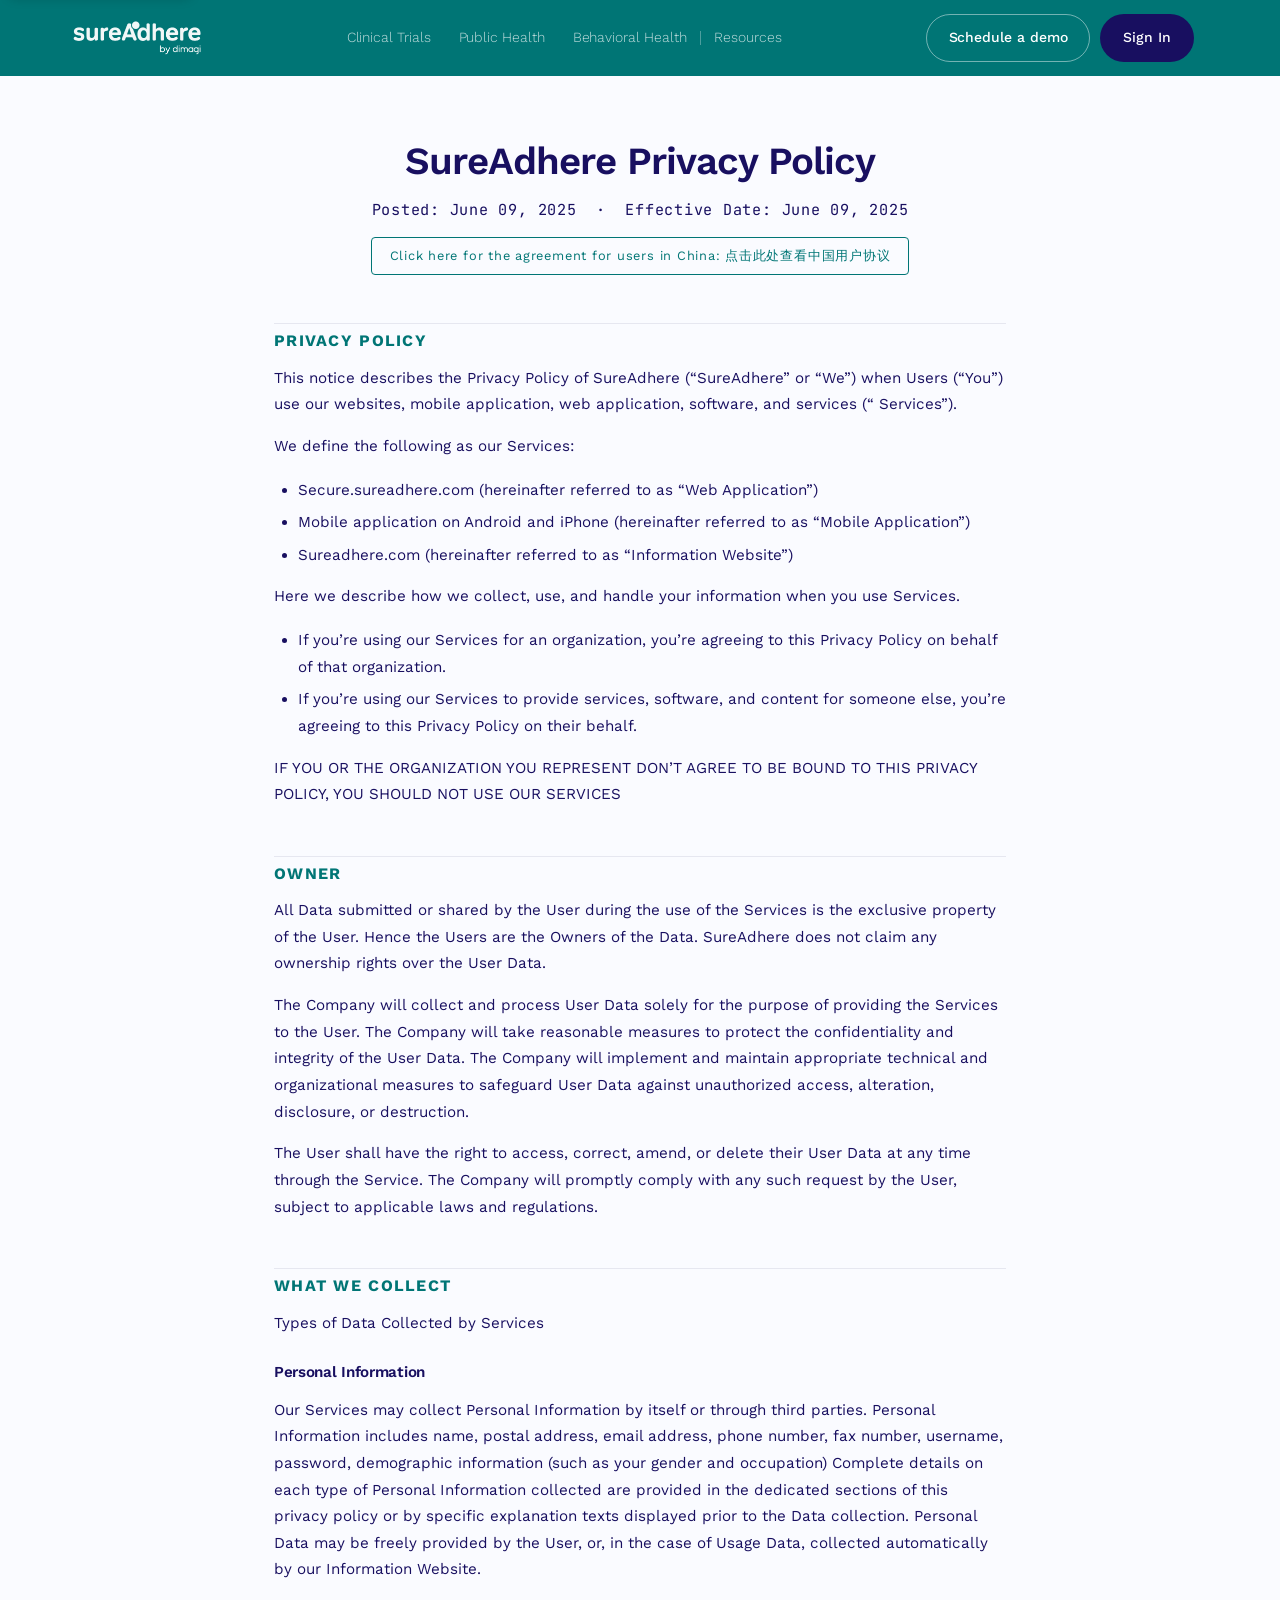
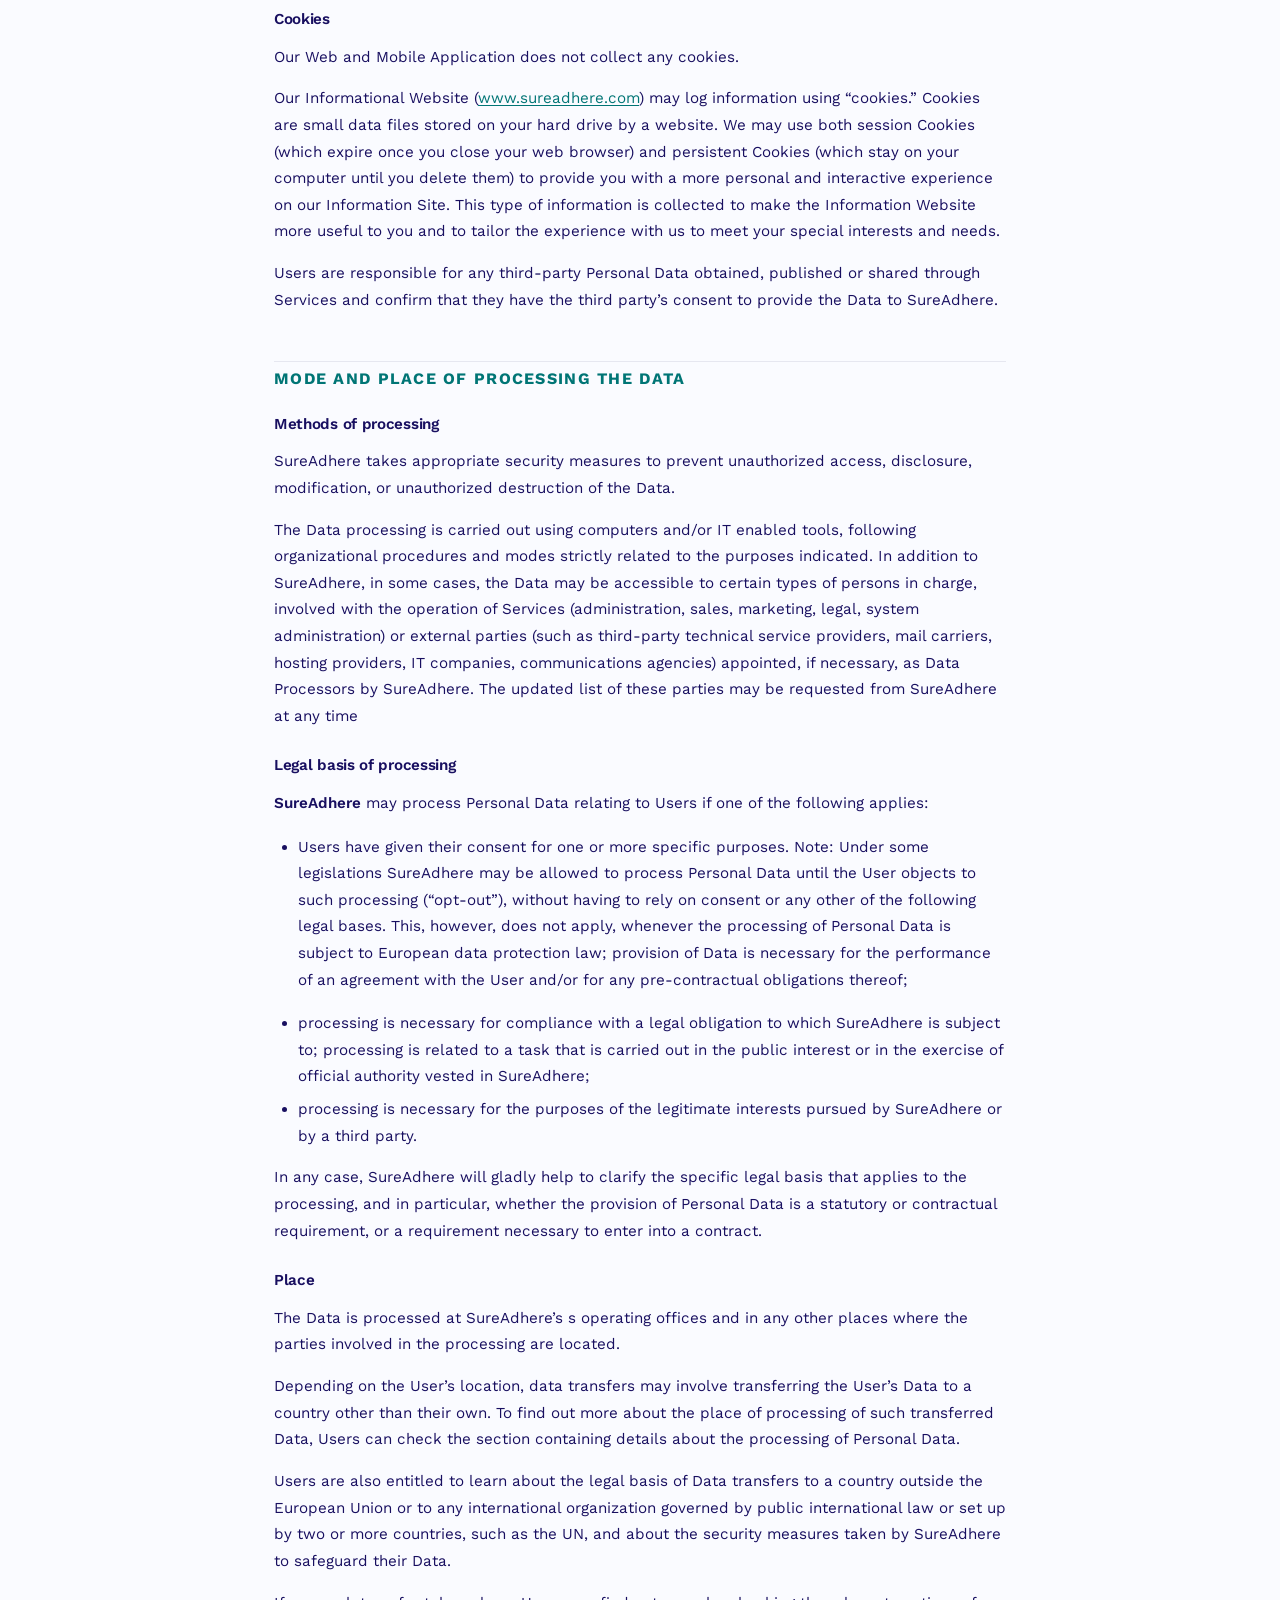
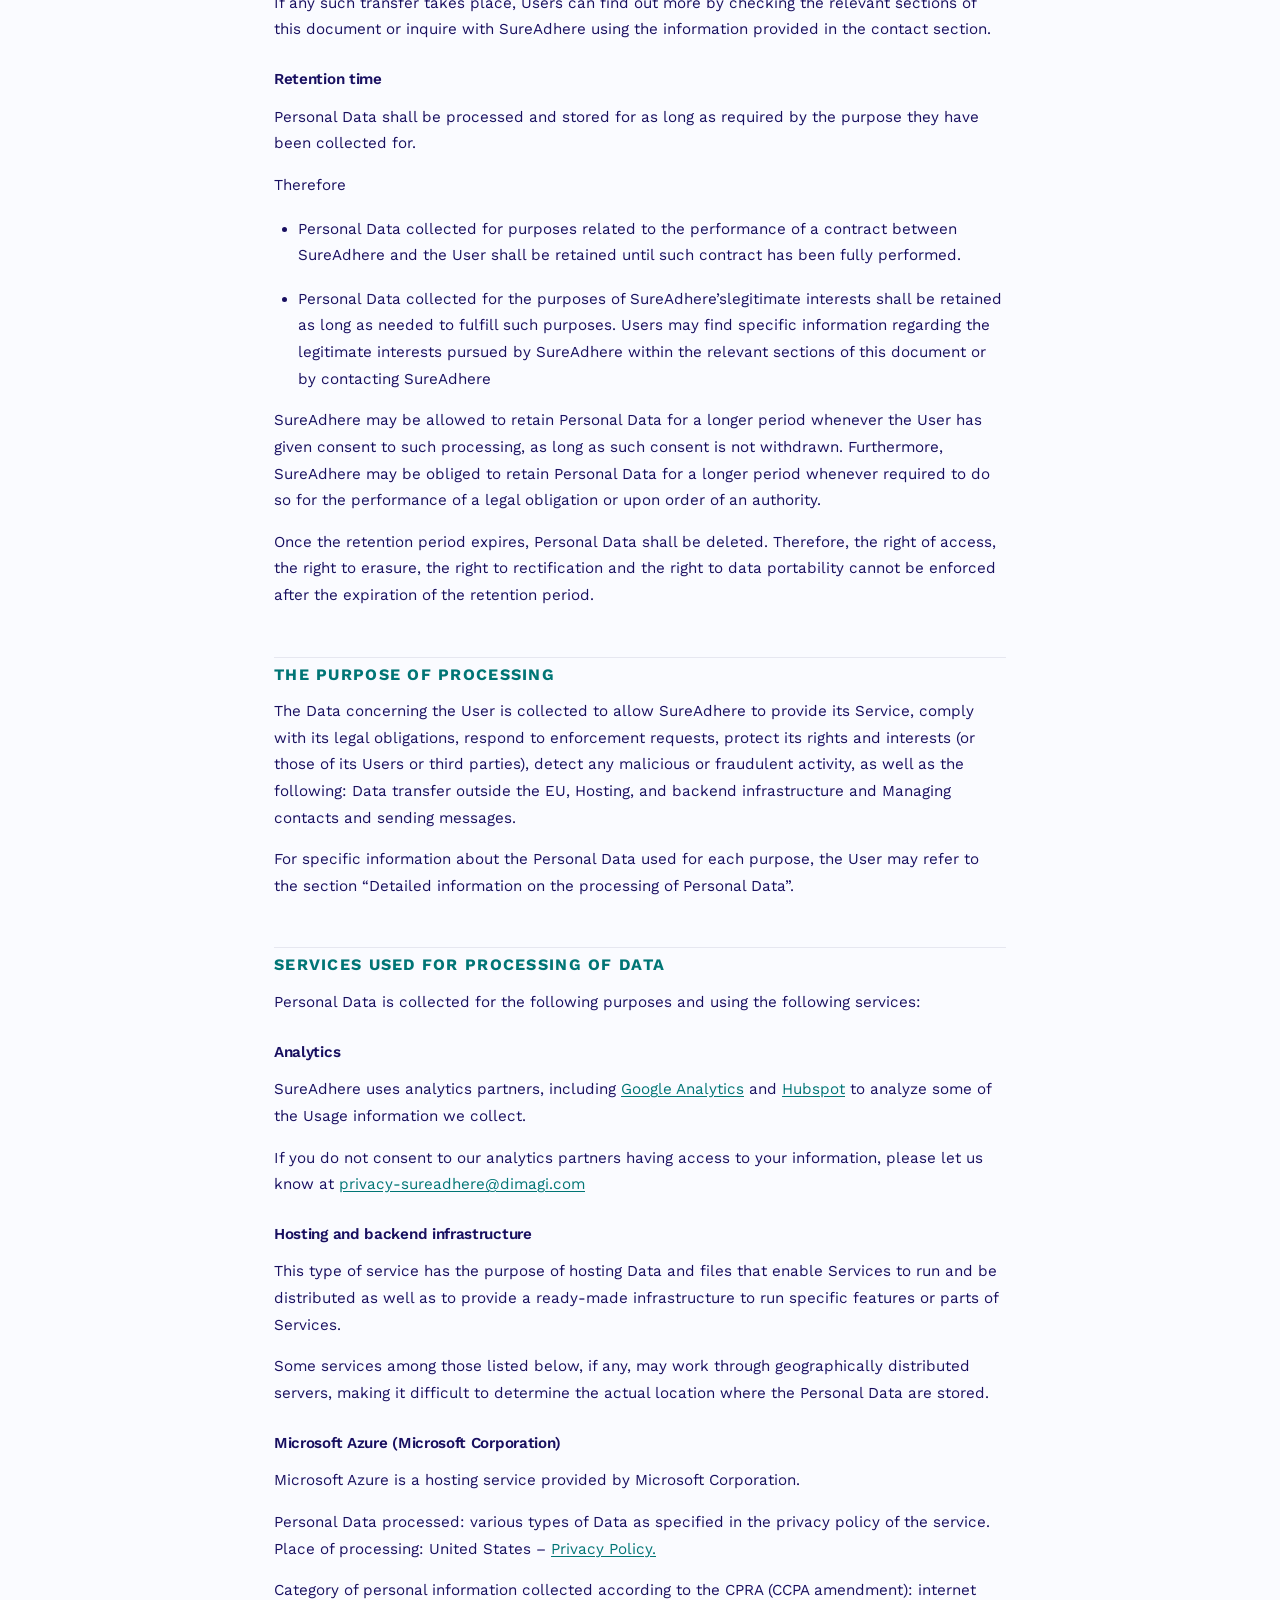
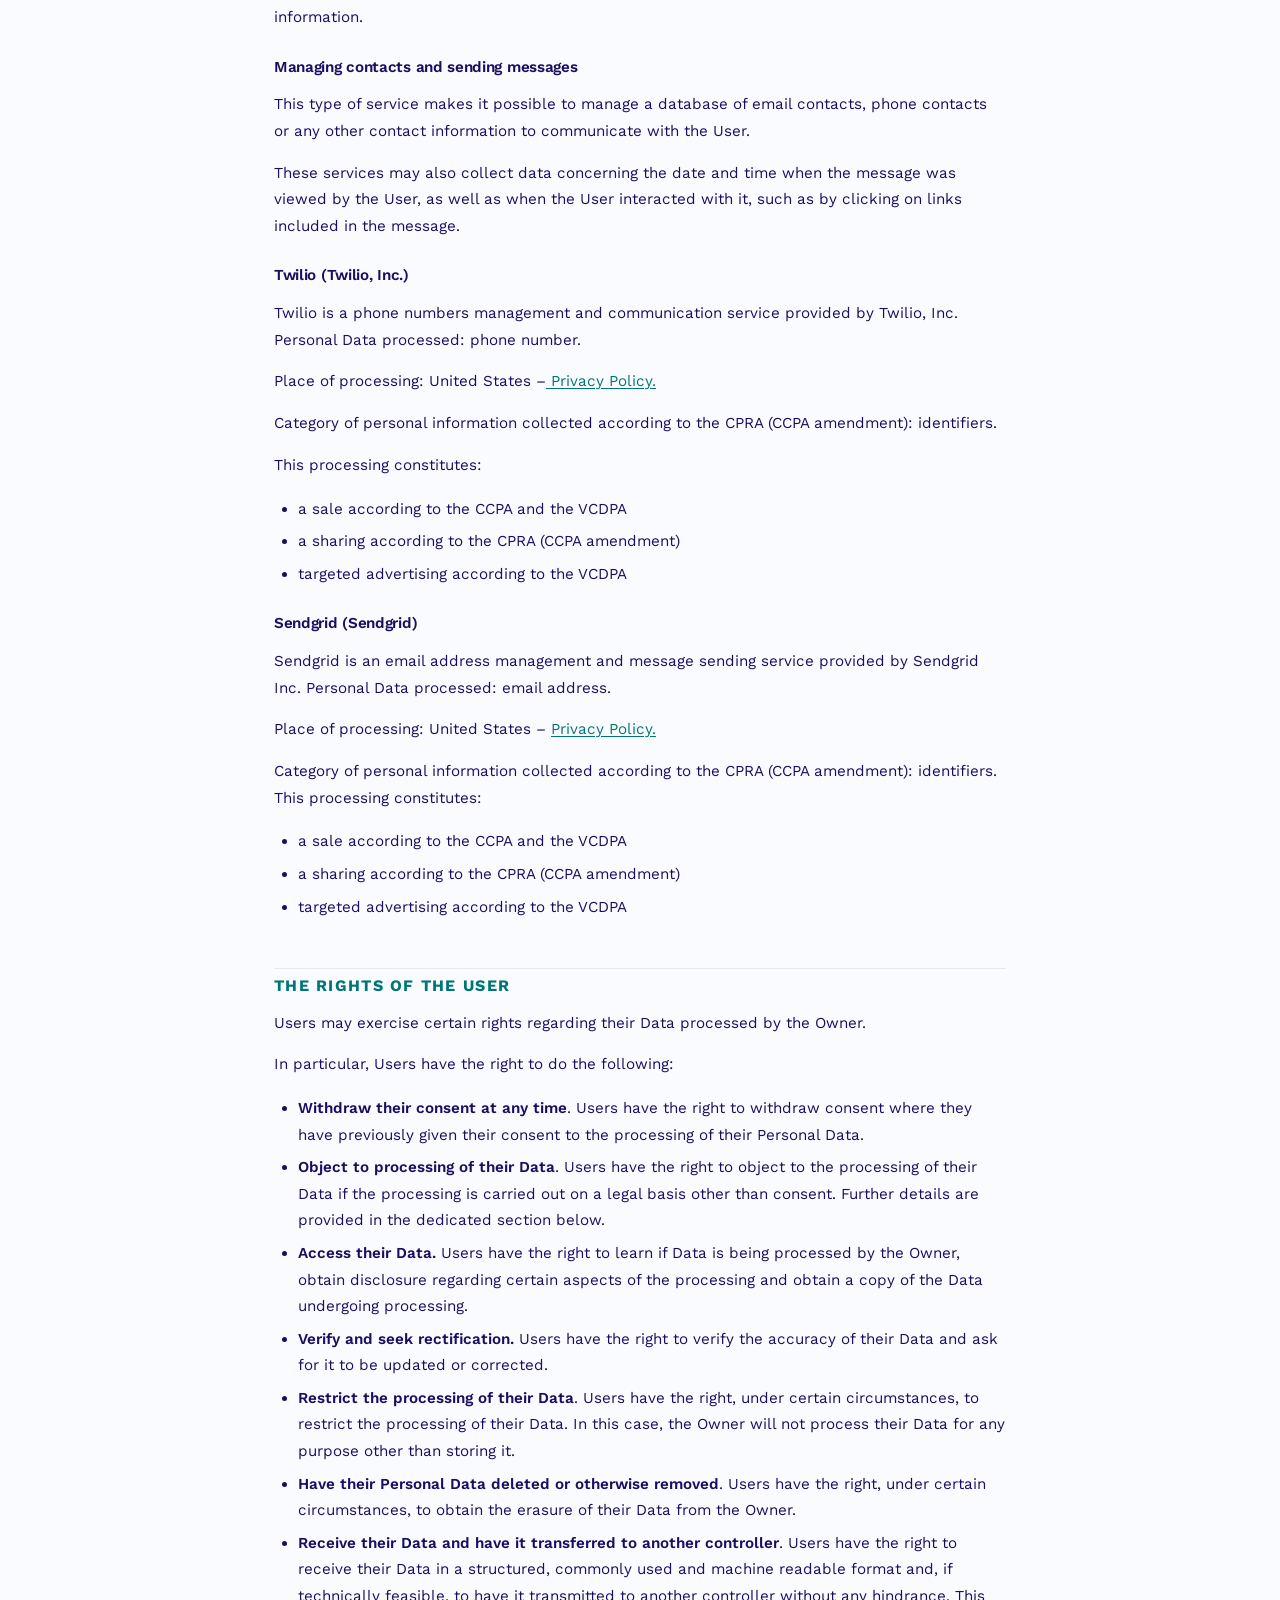
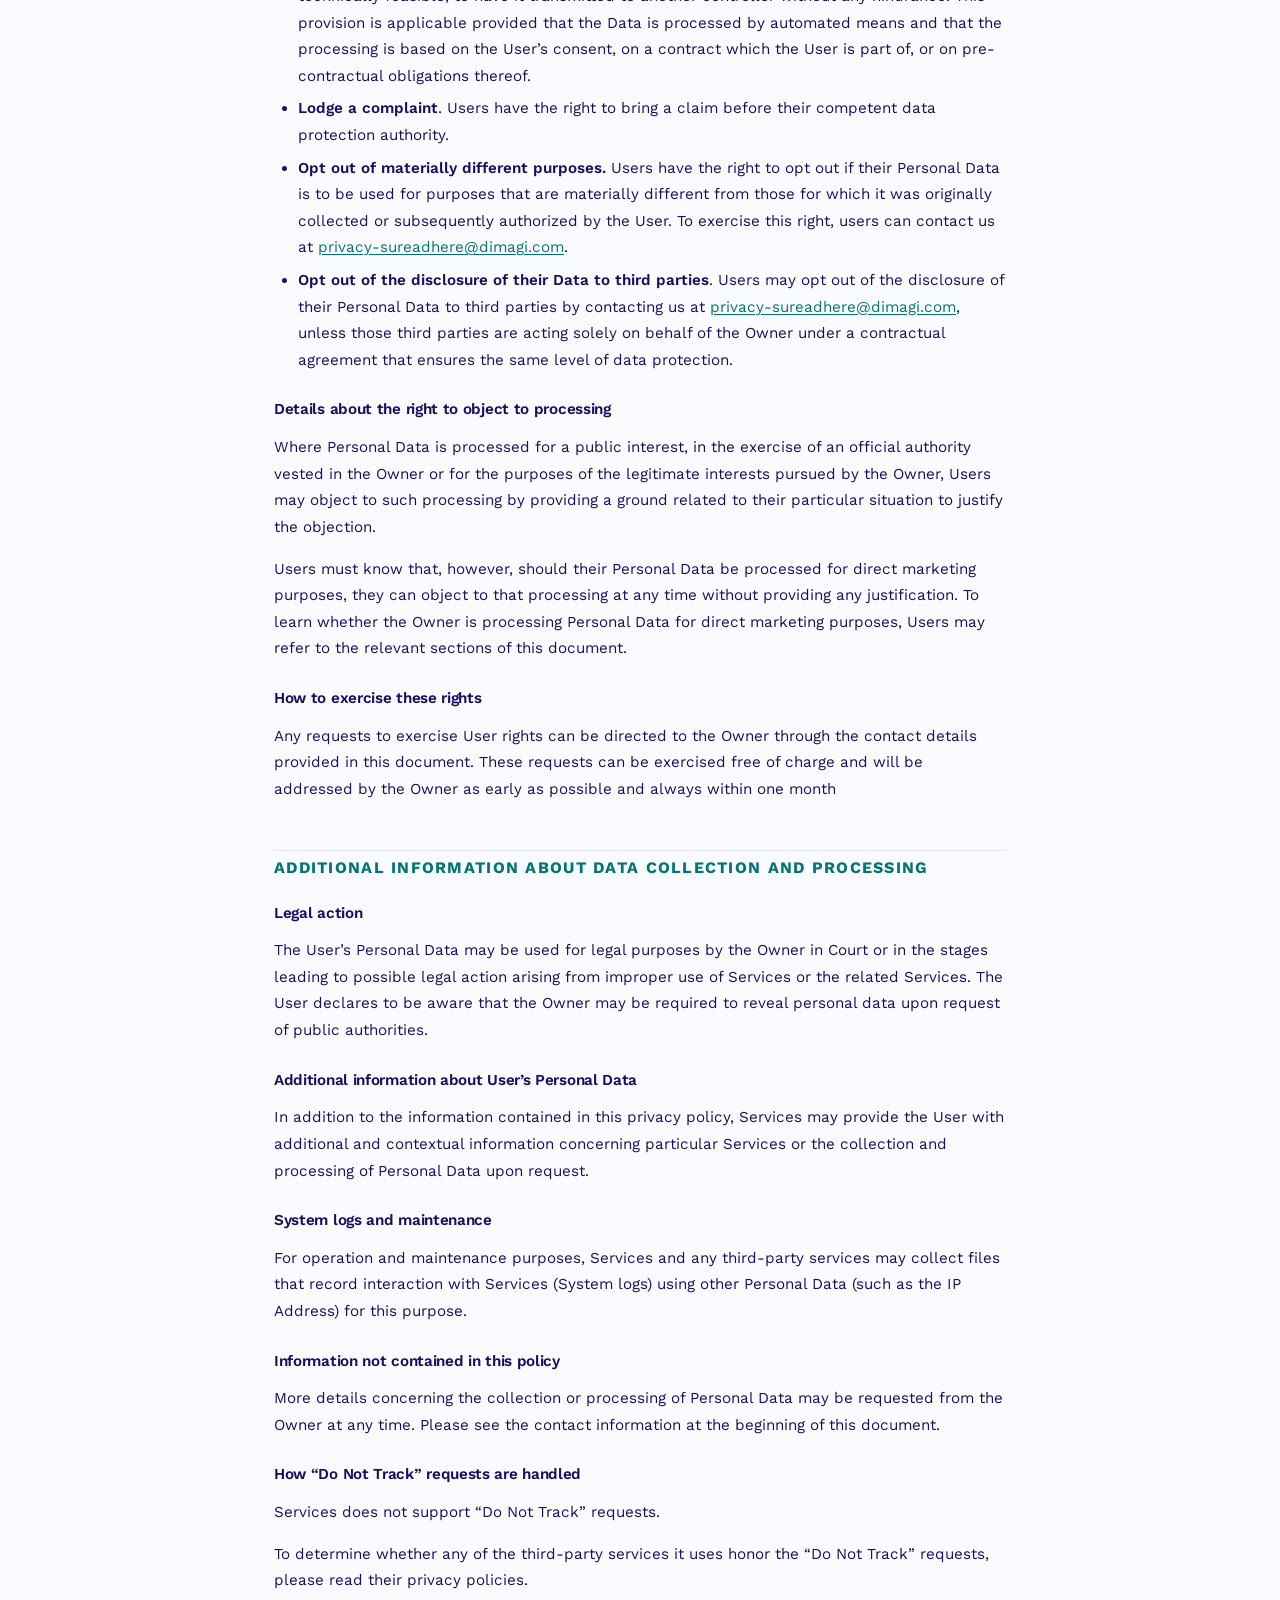
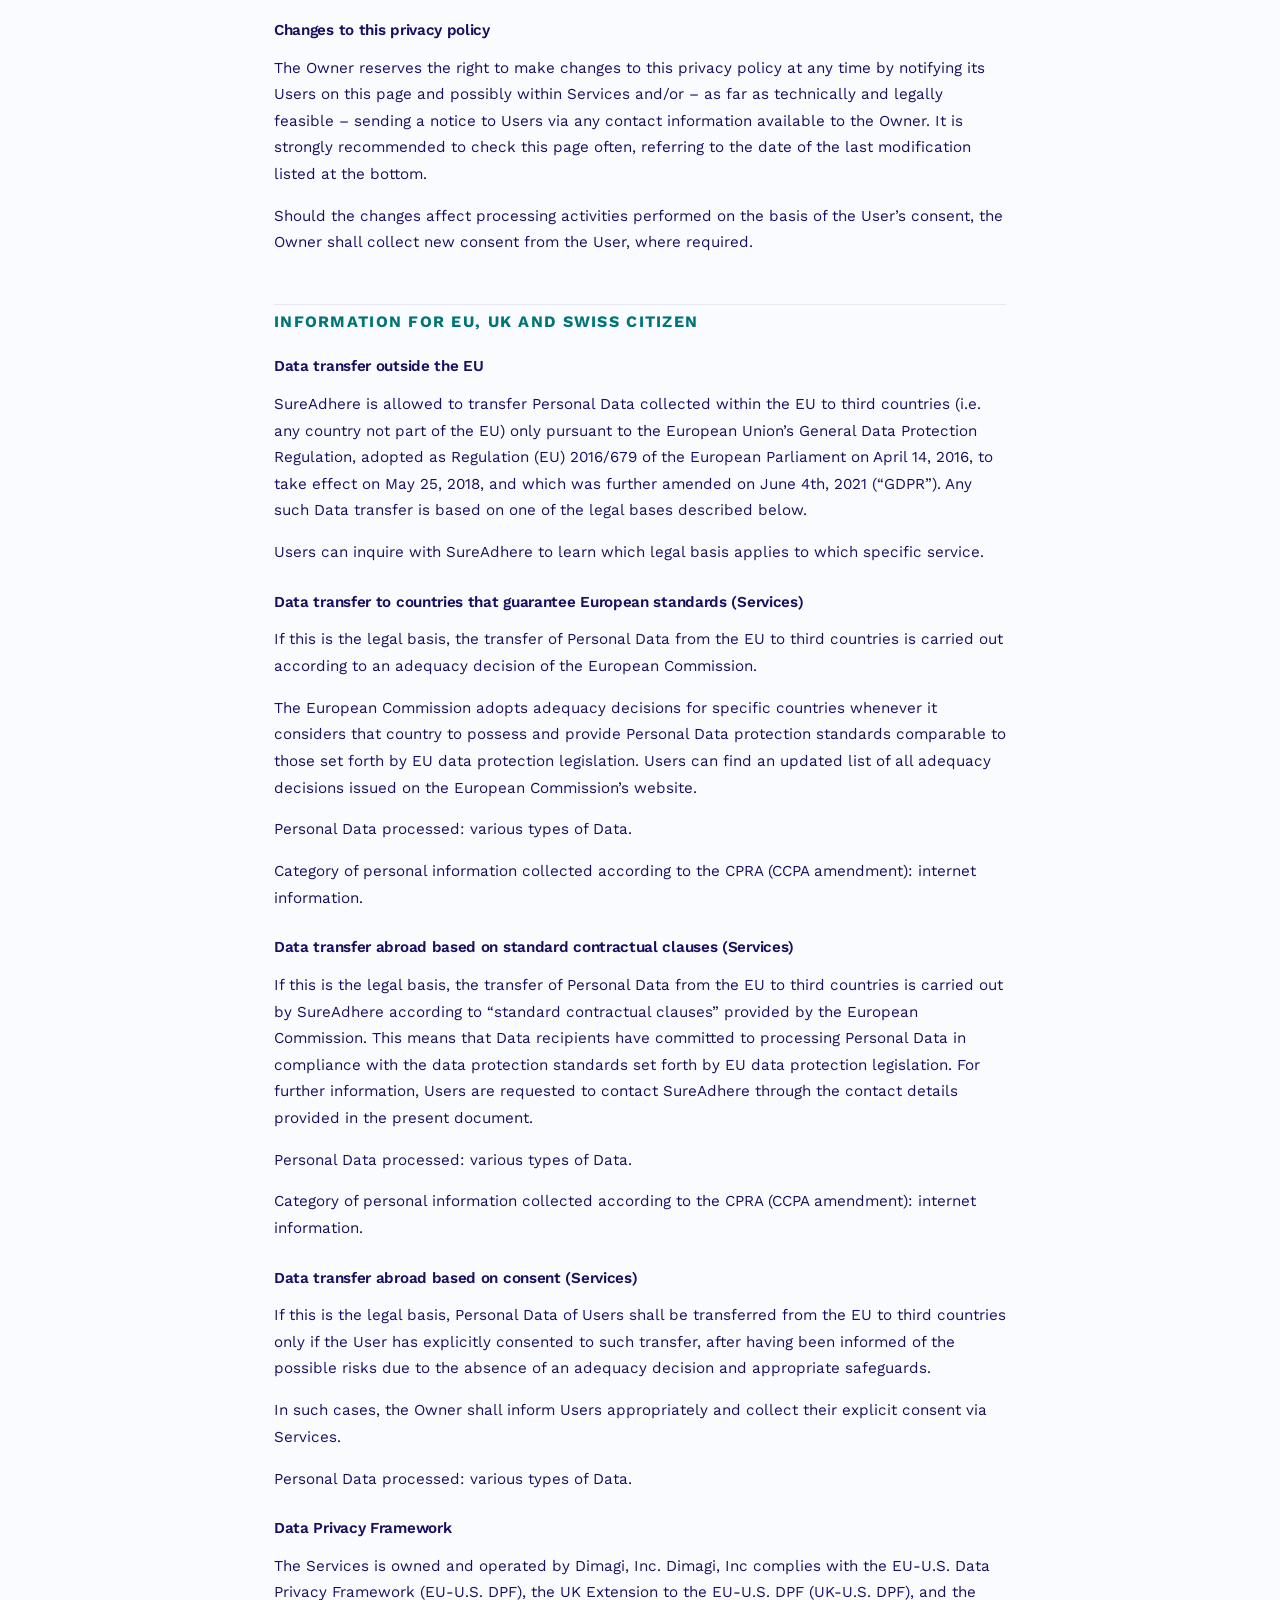
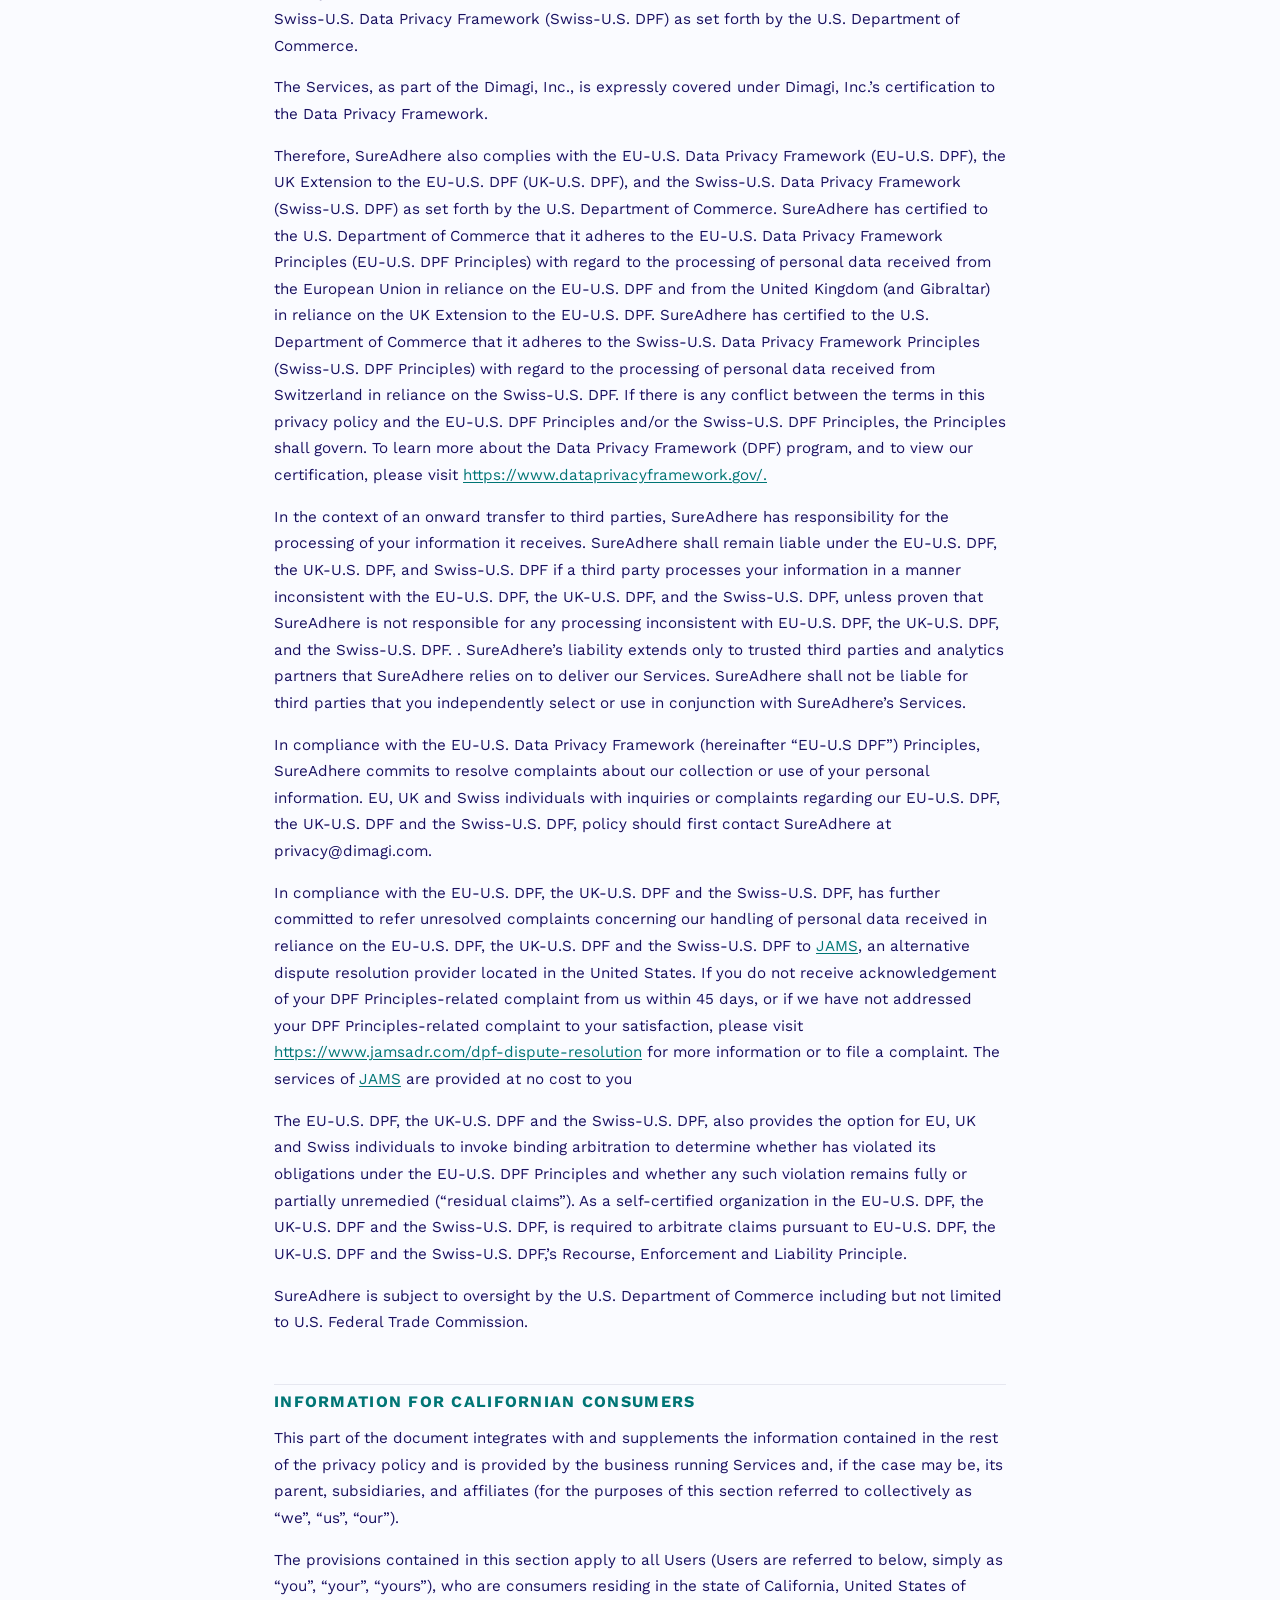
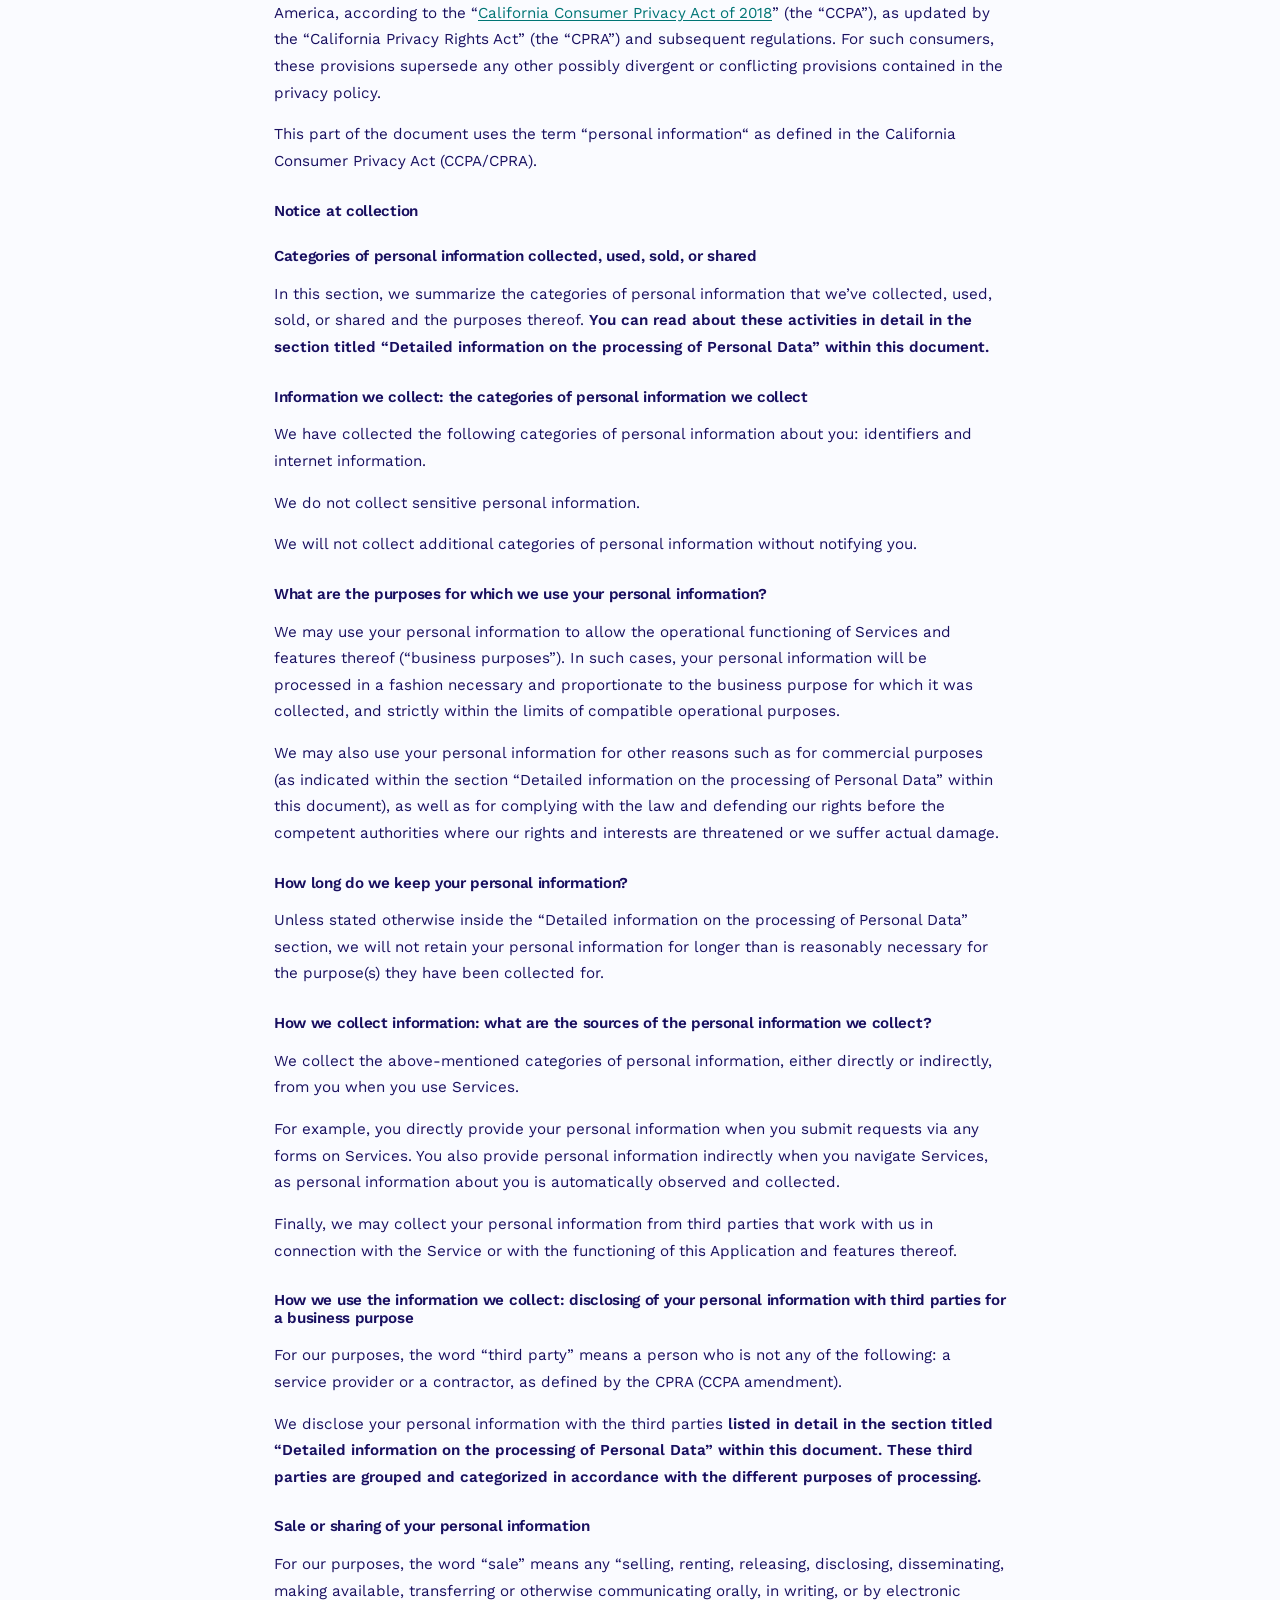
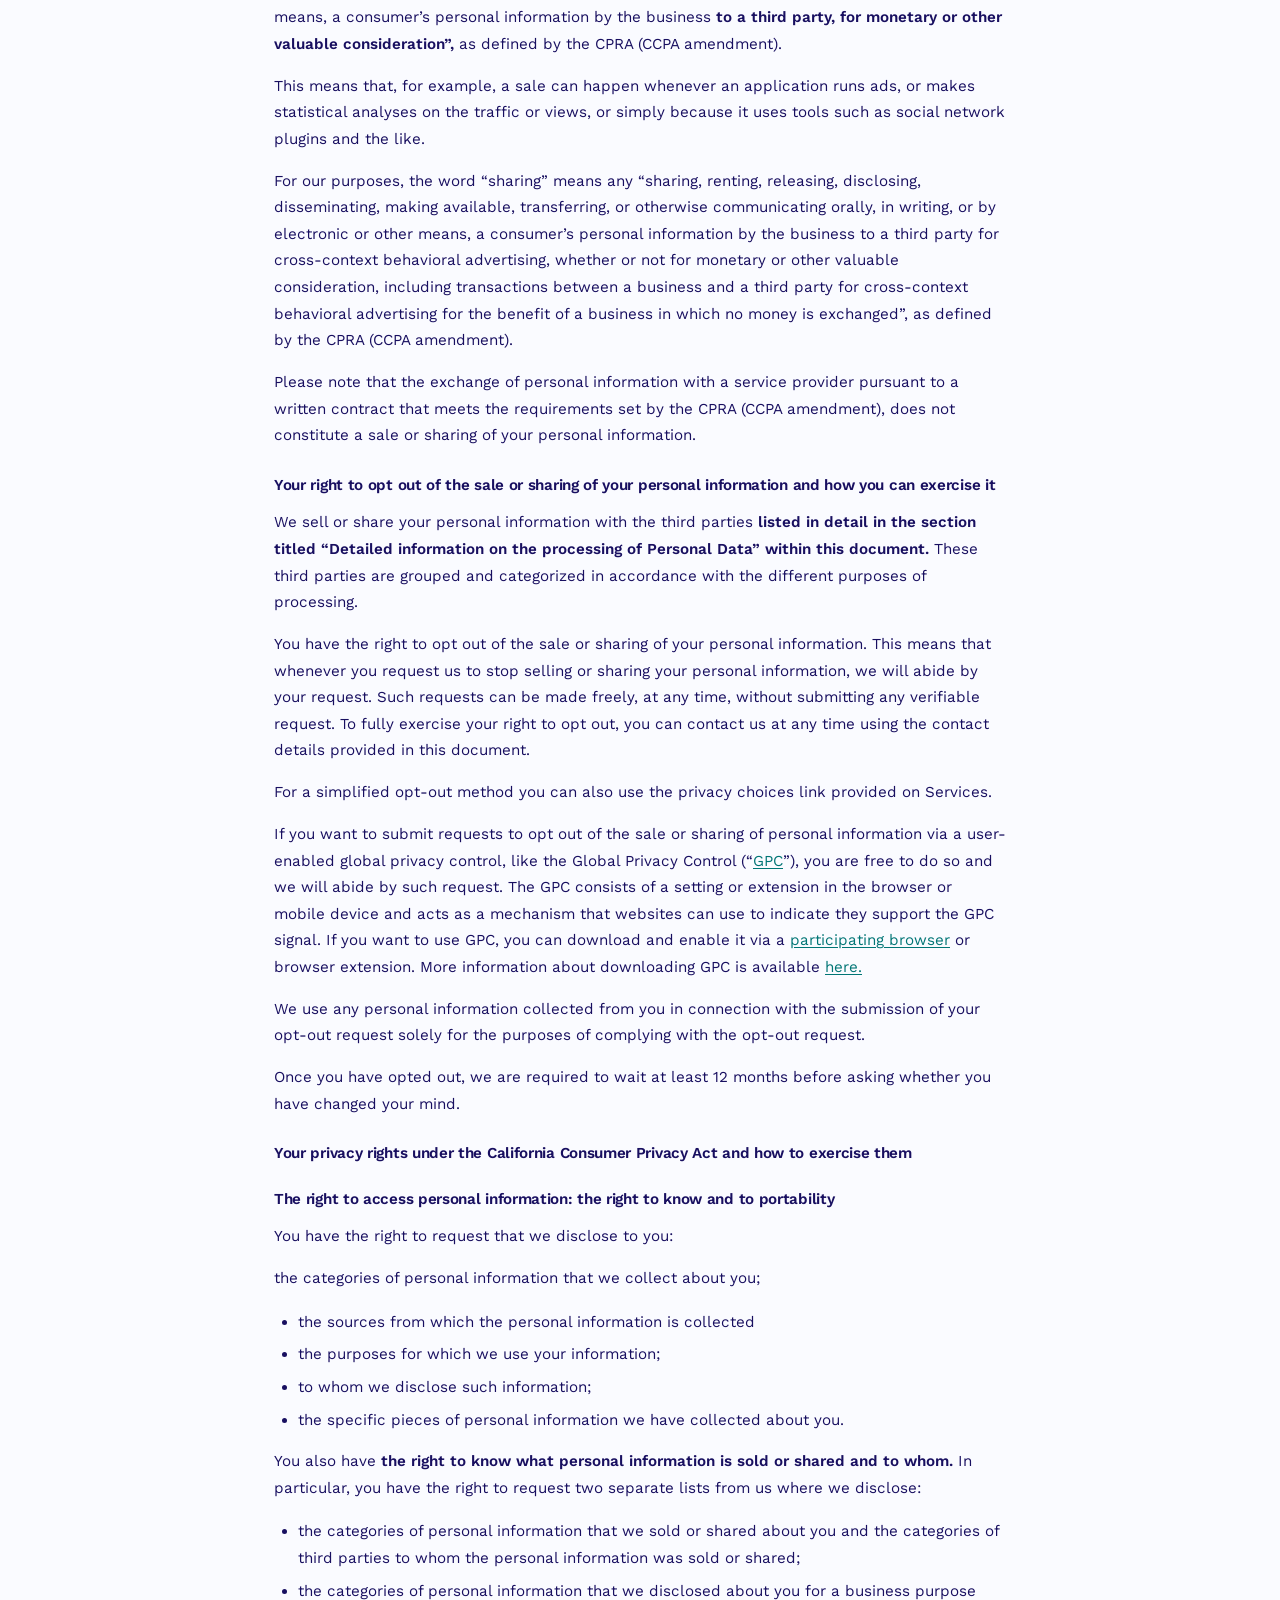
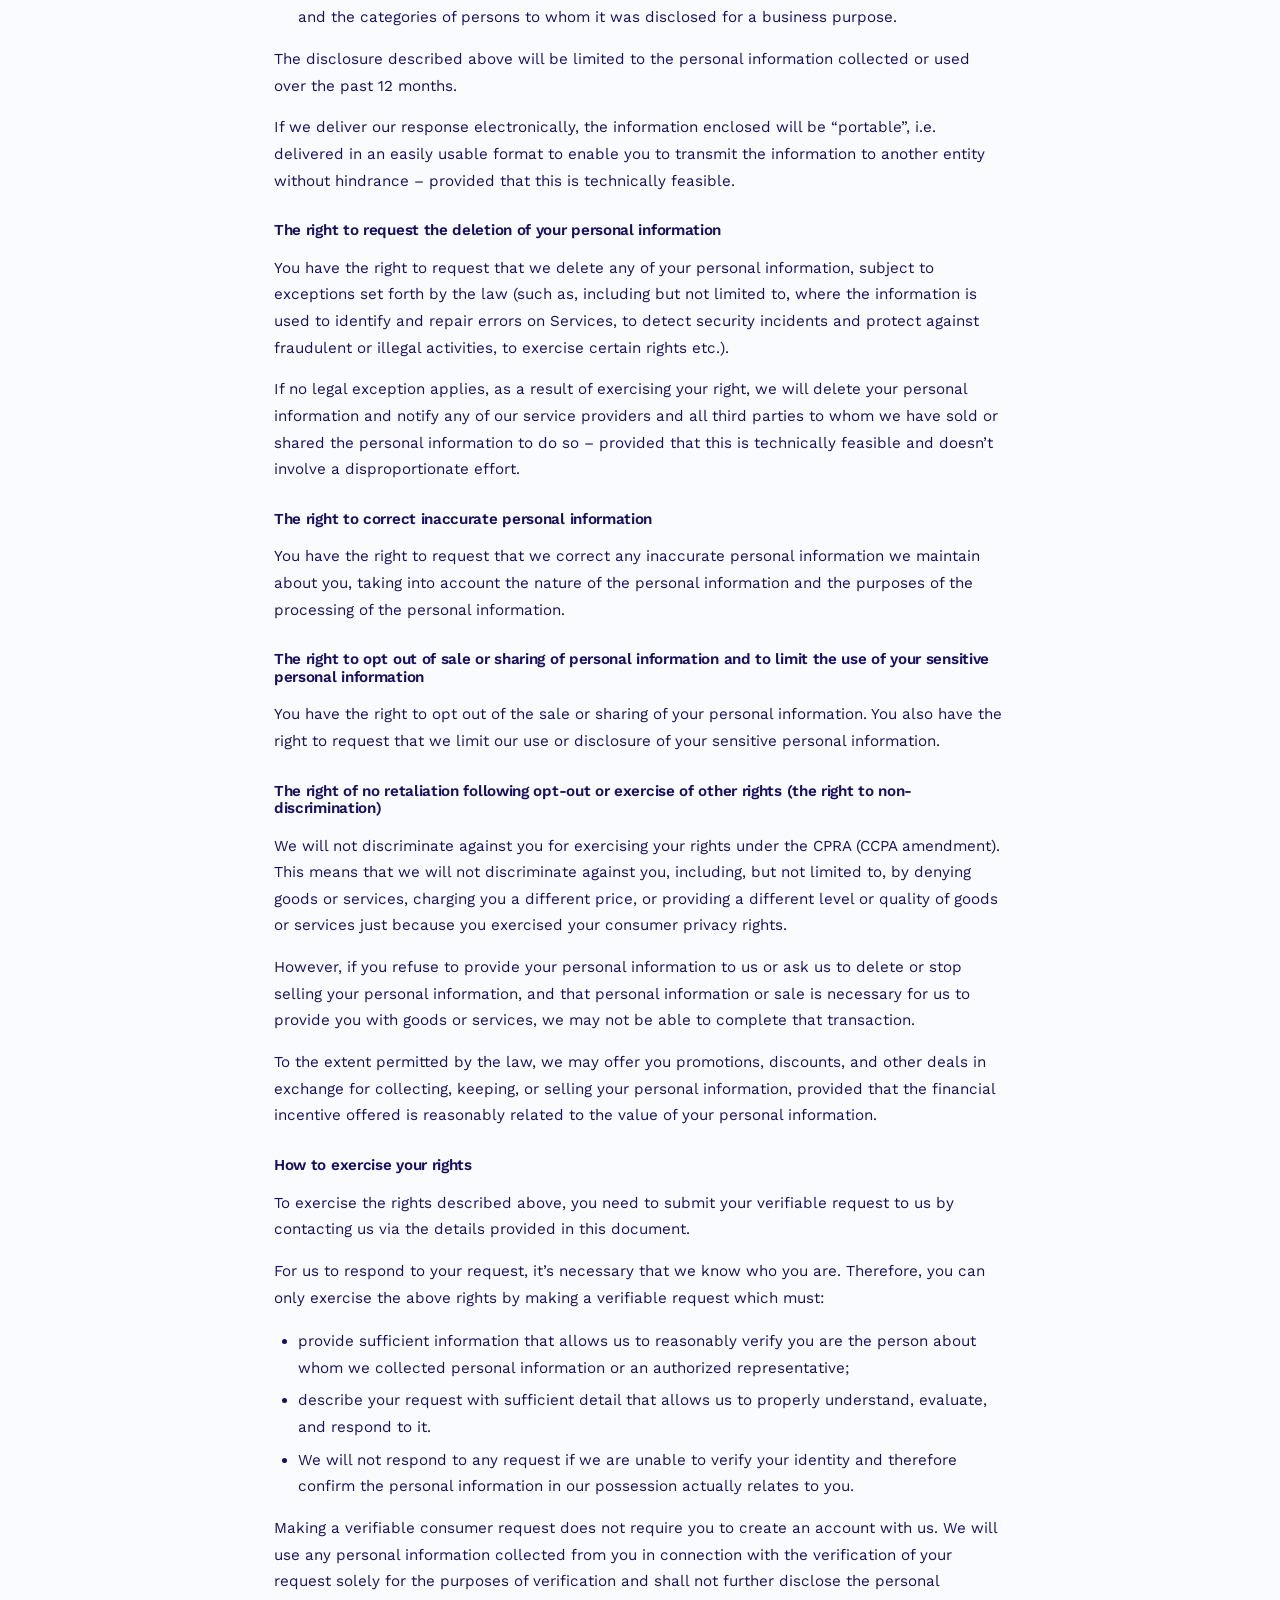
<file: privacy-policy/index.html>
<!doctype html>
<html lang="en">
<head>
<meta charset="utf-8" />
<link rel="icon" type="image/png" href="../assets/favicon.png">
<meta name="viewport" content="width=device-width, initial-scale=1" />
<title>Privacy Policy | SureAdhere</title>
<meta name="description" content="SureAdhere Privacy Policy: how we collect, use, store, and protect your information when you use our patient adherence platform.">
<meta property="og:type" content="website">
<meta property="og:site_name" content="SureAdhere">
<meta property="og:locale" content="en_US">
  <meta property="og:url" content="https://sureadhere.dimagi.com/privacy-policy/">
<link rel="canonical" href="https://sureadhere.dimagi.com/privacy-policy/">
<link rel="alternate" hreflang="en" href="https://sureadhere.dimagi.com/privacy-policy/">
<link rel="alternate" hreflang="zh-Hans" href="https://sureadhere.dimagi.com/privacy-policy-chinese/">
<link rel="alternate" hreflang="x-default" href="https://sureadhere.dimagi.com/privacy-policy/">
<meta property="og:title" content="SureAdhere Privacy Policy">
<meta property="og:description" content="How we collect, use, and handle your information when you use SureAdhere services.">
<meta property="og:image" content="https://sureadhere.dimagi.com/assets/images/sureadhere-logo-full-color.png">
<meta name="twitter:card" content="summary_large_image">
<link rel="preconnect" href="https://fonts.googleapis.com">
<link rel="preconnect" href="https://fonts.gstatic.com" crossorigin>
<link rel="preconnect" href="https://cdn.gtranslate.net">
<link href="https://fonts.googleapis.com/css2?family=Work+Sans:wght@200;300;400;500;600;700&family=JetBrains+Mono:wght@400;500;600&display=swap" rel="stylesheet">
<link rel="stylesheet" href="../assets/styles.css">
<style>
  .policy-wrap {
    max-width: 780px;
    margin: 0 auto;
    padding: 64px 24px 96px;
  }
  .policy-wrap h1 {
    font-size: clamp(1.6rem, 4vw, 2.4rem);
    font-weight: 600;
    margin-bottom: 8px;
    text-align: center;
  }
  .policy-meta {
    text-align: center;
    font-size: 0.875rem;
    color: var(--muted);
    margin-bottom: 56px;
    font-family: var(--mono);
    letter-spacing: 0.05em;
  }
  .policy-wrap h2 {
    font-size: 1rem;
    font-weight: 700;
    text-transform: uppercase;
    letter-spacing: 0.08em;
    color: var(--indigo);
    margin: 48px 0 12px;
    padding-top: 8px;
    border-top: 1px solid var(--line);
  }
  .policy-wrap h3 {
    font-size: 0.95rem;
    font-weight: 600;
    margin: 28px 0 8px;
  }
  .policy-wrap p {
    font-size: 0.95rem;
    line-height: 1.75;
    color: var(--ink);
    margin-bottom: 14px;
  }
  .policy-wrap ul, .policy-wrap ol {
    padding-left: 24px;
    margin-bottom: 14px;
  }
  .policy-wrap li {
    font-size: 0.95rem;
    line-height: 1.75;
    color: var(--ink);
    margin-bottom: 6px;
  }
  .policy-wrap a {
    color: var(--indigo);
    text-decoration: underline;
    text-underline-offset: 2px;
  }
  .policy-wrap a:hover { opacity: 0.75; }
  .policy-wrap strong { font-weight: 600; }
  /* strip Squarespace/WP cruft */
  .policy-wrap [data-rte-list] { list-style: disc; }
  .policy-wrap span { font-size: inherit; }
  .lang-switch {
    text-align: center;
    margin-bottom: 32px;
  }
  .lang-switch a {
    display: inline-block;
    font-family: inherit;
    font-size: 0.8rem;
    letter-spacing: 0.06em;
    color: var(--indigo);
    border: 1px solid var(--indigo);
    border-radius: 4px;
    padding: 8px 18px;
    text-decoration: none;
    transition: background 150ms ease, color 150ms ease;
  }
  .lang-switch a:hover {
    background: var(--indigo);
    color: #fff;
    opacity: 1;
  }
</style>
<!-- Cookie banner is rendered by HubSpot (Settings, Privacy and Consent, Cookies in the
     HubSpot dashboard) so it stays in sync with CommCare and dimagi.com. gtag('consent', 'default', ...)
     denies all categories up front for EEA + UK + CH; _hsp.addPrivacyConsentListener bridges
     the banner's choice back into gtag so any GA4 wired in later stays consistent. -->
<script>
  window.dataLayer = window.dataLayer || [];
  function gtag() { dataLayer.push(arguments); }
  gtag('consent', 'default', {
    'analytics_storage': 'denied',
    'ad_storage': 'denied',
    'ad_user_data': 'denied',
    'ad_personalization': 'denied',
    'region': ['AT','BE','BG','HR','CY','CZ','DK','EE','FI','FR',
               'DE','GR','HU','IS','IE','IT','LV','LI','LT','LU',
               'MT','NL','NO','PL','PT','RO','SK','SI','ES','SE',
               'UK','CH']
  });
  var _hsp = window._hsp = window._hsp || [];
  _hsp.push(['addPrivacyConsentListener', function (consent) {
    var hasAnalyticsConsent = consent && (consent.allowed || (consent.categories && consent.categories.analytics));
    var hasAdsConsent = consent && (consent.allowed || (consent.categories && consent.categories.advertisement));
    gtag('consent', 'update', {
      'ad_storage': hasAdsConsent ? 'granted' : 'denied',
      'analytics_storage': hasAnalyticsConsent ? 'granted' : 'denied',
      'ad_user_data': hasAdsConsent ? 'granted' : 'denied',
      'ad_personalization': hasAdsConsent ? 'granted' : 'denied'
    });
  }]);
</script>
<script type="text/javascript" id="hs-script-loader" async defer src="//js.hs-scripts.com/503070.js"></script>
<script type="application/ld+json">
{
  "@context": "https://schema.org",
  "@type": "BreadcrumbList",
  "itemListElement": [
    {
      "@type": "ListItem",
      "position": 1,
      "name": "Home",
      "item": "https://sureadhere.dimagi.com/"
    },
    {
      "@type": "ListItem",
      "position": 2,
      "name": "Privacy Policy",
      "item": "https://sureadhere.dimagi.com/privacy-policy/"
    }
  ]
}
</script>
</head>
<body>
<a class="skip-link" href="#main">Skip to main content</a>

<!-- ───── NAV ───── -->
<header>
<div class="nav-wrap">
  <div class="container">
    <nav class="primary">
      <a class="logo" href="../index.html">
        <img src="../assets/images/sureadhere-logo-full-color.png" alt="SureAdhere by Dimagi" style="height:38px;width:auto;filter:brightness(0) invert(1);opacity:0.95;" width="520" height="151">
      </a>
      <div class="nav-links">
        <a href="../clinical-trials/index.html">Clinical Trials</a>
        <a href="../public-health/index.html">Public Health</a>
        <a href="../behavioral-health/index.html">Behavioral Health</a>
        <a href="../resources/index.html" class="nav-sep">Resources</a>
      </div>
      <div class="nav-cta" id="nav-menu">
        <a class="btn btn-ghost" href="../contact/">Schedule a demo</a>
        <a class="btn btn-primary" href="https://secure.sureadhere.com/" target="_blank" rel="noopener">Sign In</a>
        <div class="nav-lang" aria-label="Language">
          <div class="gtranslate_wrapper"></div>
        </div>
      </div>
      <button class="nav-hamburger" aria-label="Open menu" aria-expanded="false" aria-controls="nav-menu">
        <span></span><span></span><span></span>
      </button>
    </nav>
  </div>
</div>
</header>

<!-- ───── CONTENT ───── -->
<main id="main">
  <div class="policy-wrap">
    <h1>SureAdhere Privacy Policy</h1>
    <p class="policy-meta">Posted: June 09, 2025 &nbsp;·&nbsp; Effective Date: June 09, 2025</p>

    <div class="lang-switch">
      <a href="../privacy-policy-chinese/index.html">Click here for the agreement for users in China: 点击此处查看中国用户协议</a>
    </div>

    <h2 id="privacy-policy">PRIVACY POLICY</h2>
    <p>This notice describes the Privacy Policy of SureAdhere (“SureAdhere” or “We”) when Users (“You”) use our websites, mobile application, web application, software, and services (“ Services”).</p>
    <p>We define the following as our Services:</p>
    <ul>
      <li>Secure.sureadhere.com (hereinafter referred to as “Web Application”)</li>
      <li>Mobile application on Android and iPhone (hereinafter referred to as “Mobile Application”)</li>
      <li>Sureadhere.com (hereinafter referred to as “Information Website”)</li>
    </ul>
    <p>Here we describe how we collect, use, and handle your information when you use Services.</p>
    <ul>
      <li>If you’re using our Services for an organization, you’re agreeing to this Privacy Policy on behalf of that organization.</li>
      <li>If you’re using our Services to provide services, software, and content for someone else, you’re agreeing to this Privacy Policy on their behalf.</li>
    </ul>
    <p>IF YOU OR THE ORGANIZATION YOU REPRESENT DON’T AGREE TO BE BOUND TO THIS PRIVACY POLICY, YOU SHOULD NOT USE OUR SERVICES</p>
    <h2 id="owner">OWNER</h2>
    <p>All Data submitted or shared by the User during the use of the Services is the exclusive property of the User. Hence the Users are the Owners of the Data. SureAdhere does not claim any ownership rights over the User Data.</p>
    <p>The Company will collect and process User Data solely for the purpose of providing the Services to the User. The Company will take reasonable measures to protect the confidentiality and integrity of the User Data. The Company will implement and maintain appropriate technical and organizational measures to safeguard User Data against unauthorized access, alteration, disclosure, or destruction.</p>
    <p>The User shall have the right to access, correct, amend, or delete their User Data at any time through the Service. The Company will promptly comply with any such request by the User, subject to applicable laws and regulations.</p>
    <h2 id="what-we-collect">WHAT WE COLLECT</h2>
    <p>Types of Data Collected by Services</p>
    <h3>Personal Information</h3>
    <p>Our Services may collect Personal Information by itself or through third parties. Personal Information includes name, postal address, email address, phone number, fax number, username, password, demographic information (such as your gender and occupation) Complete details on each type of Personal Information collected are provided in the dedicated sections of this privacy policy or by specific explanation texts displayed prior to the Data collection. Personal Data may be freely provided by the User, or, in the case of Usage Data, collected automatically by our Information Website.</p>
    <h3>Cookies</h3>
    <p>Our Web and Mobile Application does not collect any cookies.</p>
    <p>Our Informational Website (<a href="https://www.sureadhere.com/" target="_blank" rel="noopener">www.sureadhere.com</a>) may log information using “cookies.” Cookies are small data files stored on your hard drive by a website. We may use both session Cookies (which expire once you close your web browser) and persistent Cookies (which stay on your computer until you delete them) to provide you with a more personal and interactive experience on our Information Site. This type of information is collected to make the Information Website more useful to you and to tailor the experience with us to meet your special interests and needs.</p>
    <p>Users are responsible for any third-party Personal Data obtained, published or shared through Services and confirm that they have the third party’s consent to provide the Data to SureAdhere.</p>
    <h2 id="mode-and-place-of-processing-the-data">MODE AND PLACE OF PROCESSING THE DATA</h2>
    <h3>Methods of processing</h3>
    <p>SureAdhere takes appropriate security measures to prevent unauthorized access, disclosure, modification, or unauthorized destruction of the Data.</p>
    <p>The Data processing is carried out using computers and/or IT enabled tools, following organizational procedures and modes strictly related to the purposes indicated. In addition to SureAdhere, in some cases, the Data may be accessible to certain types of persons in charge, involved with the operation of Services (administration, sales, marketing, legal, system administration) or external parties (such as third-party technical service providers, mail carriers, hosting providers, IT companies, communications agencies) appointed, if necessary, as Data Processors by SureAdhere. The updated list of these parties may be requested from SureAdhere at any time</p>
    <h3>Legal basis of processing</h3>
    <p><strong>SureAdhere</strong> may process Personal Data relating to Users if one of the following applies:</p>
    <ul>
      <li>Users have given their consent for one or more specific purposes. Note: Under some legislations SureAdhere may be allowed to process Personal Data until the User objects to such processing (“opt-out”), without having to rely on consent or any other of the following legal bases. This, however, does not apply, whenever the processing of Personal Data is subject to European data protection law; provision of Data is necessary for the performance of an agreement with the User and/or for any pre-contractual obligations thereof;</li>
    </ul>
    <ul>
      <li>processing is necessary for compliance with a legal obligation to which SureAdhere is subject to; processing is related to a task that is carried out in the public interest or in the exercise of official authority vested in SureAdhere;</li>
      <li>processing is necessary for the purposes of the legitimate interests pursued by SureAdhere or by a third party.</li>
    </ul>
    <p>In any case, SureAdhere will gladly help to clarify the specific legal basis that applies to the processing, and in particular, whether the provision of Personal Data is a statutory or contractual requirement, or a requirement necessary to enter into a contract.</p>
    <h3>Place</h3>
    <p>The Data is processed at SureAdhere’s s operating offices and in any other places where the parties involved in the processing are located.</p>
    <p>Depending on the User’s location, data transfers may involve transferring the User’s Data to a country other than their own. To find out more about the place of processing of such transferred Data, Users can check the section containing details about the processing of Personal Data.</p>
    <p>Users are also entitled to learn about the legal basis of Data transfers to a country outside the European Union or to any international organization governed by public international law or set up by two or more countries, such as the UN, and about the security measures taken by SureAdhere to safeguard their Data.</p>
    <p>If any such transfer takes place, Users can find out more by checking the relevant sections of this document or inquire with SureAdhere using the information provided in the contact section.</p>
    <h3>Retention time</h3>
    <p>Personal Data shall be processed and stored for as long as required by the purpose they have been collected for.</p>
    <p>Therefore</p>
    <ul>
      <li>Personal Data collected for purposes related to the performance of a contract between SureAdhere and the User shall be retained until such contract has been fully performed.</li>
    </ul>
    <ul>
      <li>Personal Data collected for the purposes of SureAdhere’slegitimate interests shall be retained as long as needed to fulfill such purposes. Users may find specific information regarding the legitimate interests pursued by SureAdhere within the relevant sections of this document or by contacting SureAdhere</li>
    </ul>
    <p>SureAdhere may be allowed to retain Personal Data for a longer period whenever the User has given consent to such processing, as long as such consent is not withdrawn. Furthermore, SureAdhere may be obliged to retain Personal Data for a longer period whenever required to do so for the performance of a legal obligation or upon order of an authority.</p>
    <p>Once the retention period expires, Personal Data shall be deleted. Therefore, the right of access, the right to erasure, the right to rectification and the right to data portability cannot be enforced after the expiration of the retention period.</p>
    <h2 id="the-purpose-of-processing">THE PURPOSE OF PROCESSING</h2>
    <p>The Data concerning the User is collected to allow SureAdhere to provide its Service, comply with its legal obligations, respond to enforcement requests, protect its rights and interests (or those of its Users or third parties), detect any malicious or fraudulent activity, as well as the following: Data transfer outside the EU, Hosting, and backend infrastructure and Managing contacts and sending messages.</p>
    <p>For specific information about the Personal Data used for each purpose, the User may refer to the section “Detailed information on the processing of Personal Data”.</p>
    <h2 id="services-used-for-processing-of-data">SERVICES USED FOR PROCESSING OF DATA</h2>
    <p>Personal Data is collected for the following purposes and using the following services:</p>
    <h3>Analytics</h3>
    <p>SureAdhere uses analytics partners, including <a href="https://policies.google.com/technologies/partner-sites" target="_blank" rel="noopener">Google Analytics</a> and <a href="https://legal.hubspot.com/privacy-policy" target="_blank" rel="noopener">Hubspot</a> to analyze some of the Usage information we collect.</p>
    <p>If you do not consent to our analytics partners having access to your information, please let us know at <a href="mailto:privacy-sureadhere@dimagi.com">privacy-sureadhere@dimagi.com</a></p>
    <h3>Hosting and backend infrastructure</h3>
    <p>This type of service has the purpose of hosting Data and files that enable Services to run and be distributed as well as to provide a ready-made infrastructure to run specific features or parts of Services.</p>
    <p>Some services among those listed below, if any, may work through geographically distributed servers, making it difficult to determine the actual location where the Personal Data are stored.</p>
    <h3>Microsoft Azure (Microsoft Corporation)</h3>
    <p>Microsoft Azure is a hosting service provided by Microsoft Corporation.</p>
    <p>Personal Data processed: various types of Data as specified in the privacy policy of the service. Place of processing: United States – <a href="https://privacy.microsoft.com/en-US/PrivacyStatement" target="_blank" rel="noopener">Privacy Policy.</a></p>
    <p>Category of personal information collected according to the CPRA (CCPA amendment): internet information.</p>
    <h3>Managing contacts and sending messages</h3>
    <p>This type of service makes it possible to manage a database of email contacts, phone contacts or any other contact information to communicate with the User.</p>
    <p>These services may also collect data concerning the date and time when the message was viewed by the User, as well as when the User interacted with it, such as by clicking on links included in the message.</p>
    <h3>Twilio (Twilio, Inc.)</h3>
    <p>Twilio is a phone numbers management and communication service provided by Twilio, Inc. Personal Data processed: phone number.</p>
    <p>Place of processing: United States –<a href="https://www.twilio.com/en-us/legal/privacy" target="_blank" rel="noopener"> Privacy Policy.</a></p>
    <p>Category of personal information collected according to the CPRA (CCPA amendment): identifiers.</p>
    <p>This processing constitutes:</p>
    <ul>
      <li>a sale according to the CCPA and the VCDPA</li>
      <li>a sharing according to the CPRA (CCPA amendment)</li>
      <li>targeted advertising according to the VCDPA</li>
    </ul>
    <h3>Sendgrid (Sendgrid)</h3>
    <p>Sendgrid is an email address management and message sending service provided by Sendgrid Inc. Personal Data processed: email address.</p>
    <p>Place of processing: United States – <a href="https://www.twilio.com/en-us/legal/privacy" target="_blank" rel="noopener">Privacy Policy.</a></p>
    <p>Category of personal information collected according to the CPRA (CCPA amendment): identifiers. This processing constitutes:</p>
    <ul>
      <li>a sale according to the CCPA and the VCDPA</li>
      <li>a sharing according to the CPRA (CCPA amendment)</li>
      <li>targeted advertising according to the VCDPA</li>
    </ul>
    <h2 id="the-rights-of-the-user">THE RIGHTS OF THE USER</h2>
    <p>Users may exercise certain rights regarding their Data processed by the Owner.</p>
    <p>In particular, Users have the right to do the following:</p>
    <ul>
      <li><strong>Withdraw their consent at any time</strong>. Users have the right to withdraw consent where they have previously given their consent to the processing of their Personal Data.</li>
      <li><strong>Object to processing of their Data</strong>. Users have the right to object to the processing of their Data if the processing is carried out on a legal basis other than consent. Further details are provided in the dedicated section below.</li>
      <li><strong>Access their Data.</strong> Users have the right to learn if Data is being processed by the Owner, obtain disclosure regarding certain aspects of the processing and obtain a copy of the Data undergoing processing.</li>
      <li><strong>Verify and seek rectification.</strong> Users have the right to verify the accuracy of their Data and ask for it to be updated or corrected.</li>
      <li><strong>Restrict the processing of their Data</strong>. Users have the right, under certain circumstances, to restrict the processing of their Data. In this case, the Owner will not process their Data for any purpose other than storing it.</li>
      <li><strong>Have their Personal Data deleted or otherwise removed</strong>. Users have the right, under certain circumstances, to obtain the erasure of their Data from the Owner.</li>
      <li><strong>Receive their Data and have it transferred to another controller</strong>. Users have the right to receive their Data in a structured, commonly used and machine readable format and, if technically feasible, to have it transmitted to another controller without any hindrance. This provision is applicable provided that the Data is processed by automated means and that the processing is based on the User’s consent, on a contract which the User is part of, or on pre-contractual obligations thereof.</li>
      <li><strong>Lodge a complaint</strong>. Users have the right to bring a claim before their competent data protection authority.</li>
      <li><strong>Opt out of materially different purposes.</strong> Users have the right to opt out if their Personal Data is to be used for purposes that are materially different from those for which it was originally collected or subsequently authorized by the User. To exercise this right, users can contact us at <a href="mailto:privacy-sureadhere@dimagi.com">privacy-sureadhere@dimagi.com</a>.</li>
      <li><strong>Opt out of the disclosure of their Data to third parties</strong>. Users may opt out of the disclosure of their Personal Data to third parties by contacting us at <a href="mailto:privacy-sureadhere@dimagi.com">privacy-sureadhere@dimagi.com</a>, unless those third parties are acting solely on behalf of the Owner under a contractual agreement that ensures the same level of data protection.</li>
    </ul>
    <h3>Details about the right to object to processing</h3>
    <p>Where Personal Data is processed for a public interest, in the exercise of an official authority vested in the Owner or for the purposes of the legitimate interests pursued by the Owner, Users may object to such processing by providing a ground related to their particular situation to justify the objection.</p>
    <p>Users must know that, however, should their Personal Data be processed for direct marketing purposes, they can object to that processing at any time without providing any justification. To learn whether the Owner is processing Personal Data for direct marketing purposes, Users may refer to the relevant sections of this document.</p>
    <h3>How to exercise these rights</h3>
    <p>Any requests to exercise User rights can be directed to the Owner through the contact details provided in this document. These requests can be exercised free of charge and will be addressed by the Owner as early as possible and always within one month</p>
    <h2 id="additional-information-about-data-collection-and-processing">ADDITIONAL INFORMATION ABOUT DATA COLLECTION AND PROCESSING</h2>
    <h3>Legal action</h3>
    <p>The User’s Personal Data may be used for legal purposes by the Owner in Court or in the stages leading to possible legal action arising from improper use of Services or the related Services. The User declares to be aware that the Owner may be required to reveal personal data upon request of public authorities.</p>
    <h3>Additional information about User’s Personal Data</h3>
    <p>In addition to the information contained in this privacy policy, Services may provide the User with additional and contextual information concerning particular Services or the collection and processing of Personal Data upon request.</p>
    <h3>System logs and maintenance</h3>
    <p>For operation and maintenance purposes, Services and any third-party services may collect files that record interaction with Services (System logs) using other Personal Data (such as the IP Address) for this purpose.</p>
    <h3>Information not contained in this policy</h3>
    <p>More details concerning the collection or processing of Personal Data may be requested from the Owner at any time. Please see the contact information at the beginning of this document.</p>
    <h3>How “Do Not Track” requests are handled</h3>
    <p>Services does not support “Do Not Track” requests.</p>
    <p>To determine whether any of the third-party services it uses honor the “Do Not Track” requests, please read their privacy policies.</p>
    <h3>Changes to this privacy policy</h3>
    <p>The Owner reserves the right to make changes to this privacy policy at any time by notifying its Users on this page and possibly within Services and/or – as far as technically and legally feasible – sending a notice to Users via any contact information available to the Owner. It is strongly recommended to check this page often, referring to the date of the last modification listed at the bottom.</p>
    <p>Should the changes affect processing activities performed on the basis of the User’s consent, the Owner shall collect new consent from the User, where required.</p>
    <h2 id="information-for-eu-uk-and-swiss-citizen">INFORMATION FOR EU, UK and SWISS CITIZEN</h2>
    <h3>Data transfer outside the EU</h3>
    <p>SureAdhere is allowed to transfer Personal Data collected within the EU to third countries (i.e. any country not part of the EU) only pursuant to the European Union’s General Data Protection Regulation, adopted as Regulation (EU) 2016/679 of the European Parliament on April 14, 2016, to take effect on May 25, 2018, and which was further amended on June 4th, 2021 (“GDPR”). Any such Data transfer is based on one of the legal bases described below.</p>
    <p>Users can inquire with SureAdhere to learn which legal basis applies to which specific service.</p>
    <h3>Data transfer to countries that guarantee European standards (Services)</h3>
    <p>If this is the legal basis, the transfer of Personal Data from the EU to third countries is carried out according to an adequacy decision of the European Commission.</p>
    <p>The European Commission adopts adequacy decisions for specific countries whenever it considers that country to possess and provide Personal Data protection standards comparable to those set forth by EU data protection legislation. Users can find an updated list of all adequacy decisions issued on the European Commission’s website.</p>
    <p>Personal Data processed: various types of Data.</p>
    <p>Category of personal information collected according to the CPRA (CCPA amendment): internet information.</p>
    <h3>Data transfer abroad based on standard contractual clauses (Services)</h3>
    <p>If this is the legal basis, the transfer of Personal Data from the EU to third countries is carried out by SureAdhere according to “standard contractual clauses” provided by the European Commission. This means that Data recipients have committed to processing Personal Data in compliance with the data protection standards set forth by EU data protection legislation. For further information, Users are requested to contact SureAdhere through the contact details provided in the present document.</p>
    <p>Personal Data processed: various types of Data.</p>
    <p>Category of personal information collected according to the CPRA (CCPA amendment): internet information.</p>
    <h3>Data transfer abroad based on consent (Services)</h3>
    <p>If this is the legal basis, Personal Data of Users shall be transferred from the EU to third countries only if the User has explicitly consented to such transfer, after having been informed of the possible risks due to the absence of an adequacy decision and appropriate safeguards.</p>
    <p>In such cases, the Owner shall inform Users appropriately and collect their explicit consent via Services.</p>
    <p>Personal Data processed: various types of Data.</p>
    <h3>Data Privacy Framework</h3>
    <p>The Services is owned and operated by Dimagi, Inc. Dimagi, Inc complies with the EU-U.S. Data Privacy Framework (EU-U.S. DPF), the UK Extension to the EU-U.S. DPF (UK-U.S. DPF), and the Swiss-U.S. Data Privacy Framework (Swiss-U.S. DPF) as set forth by the U.S. Department of Commerce.</p>
    <p>The Services, as part of the Dimagi, Inc., is expressly covered under Dimagi, Inc.’s certification to the Data Privacy Framework.</p>
    <p>Therefore, SureAdhere also complies with the EU-U.S. Data Privacy Framework (EU-U.S. DPF), the UK Extension to the EU-U.S. DPF (UK-U.S. DPF), and the Swiss-U.S. Data Privacy Framework (Swiss-U.S. DPF) as set forth by the U.S. Department of Commerce. SureAdhere has certified to the U.S. Department of Commerce that it adheres to the EU-U.S. Data Privacy Framework Principles (EU-U.S. DPF Principles) with regard to the processing of personal data received from the European Union in reliance on the EU-U.S. DPF and from the United Kingdom (and Gibraltar) in reliance on the UK Extension to the EU-U.S. DPF. SureAdhere has certified to the U.S. Department of Commerce that it adheres to the Swiss-U.S. Data Privacy Framework Principles (Swiss-U.S. DPF Principles) with regard to the processing of personal data received from Switzerland in reliance on the Swiss-U.S. DPF. If there is any conflict between the terms in this privacy policy and the EU-U.S. DPF Principles and/or the Swiss-U.S. DPF Principles, the Principles shall govern. To learn more about the Data Privacy Framework (DPF) program, and to view our certification, please visit <a href="https://www.dataprivacyframework.gov/" target="_blank" rel="noopener">https://www.dataprivacyframework.gov/.</a></p>
    <p>In the context of an onward transfer to third parties, SureAdhere has responsibility for the processing of your information it receives. SureAdhere shall remain liable under the EU-U.S. DPF, the UK-U.S. DPF, and Swiss-U.S. DPF if a third party processes your information in a manner inconsistent with the EU-U.S. DPF, the UK-U.S. DPF, and the Swiss-U.S. DPF, unless proven that SureAdhere is not responsible for any processing inconsistent with EU-U.S. DPF, the UK-U.S. DPF, and the Swiss-U.S. DPF. . SureAdhere’s liability extends only to trusted third parties and analytics partners that SureAdhere relies on to deliver our Services. SureAdhere shall not be liable for third parties that you independently select or use in conjunction with SureAdhere’s Services.</p>
    <p>In compliance with the EU-U.S. Data Privacy Framework (hereinafter “EU-U.S DPF”) Principles, SureAdhere commits to resolve complaints about our collection or use of your personal information. EU, UK and Swiss individuals with inquiries or complaints regarding our EU-U.S. DPF, the UK-U.S. DPF and the Swiss-U.S. DPF, policy should first contact SureAdhere at privacy@dimagi.com.</p>
    <p>In compliance with the EU-U.S. DPF, the UK-U.S. DPF and the Swiss-U.S. DPF, has further committed to refer unresolved complaints concerning our handling of personal data received in reliance on the EU-U.S. DPF, the UK-U.S. DPF and the Swiss-U.S. DPF to <a href="https://www.jamsadr.com/DPF-Dispute-Resolution" target="_blank" rel="noopener">JAMS</a>, an alternative dispute resolution provider located in the United States. If you do not receive acknowledgement of your DPF Principles-related complaint from us within 45 days, or if we have not addressed your DPF Principles-related complaint to your satisfaction, please visit <a href="https://www.jamsadr.com/dpf-dispute-resolution" target="_blank" rel="noopener">https://www.jamsadr.com/dpf-dispute-resolution</a> for more information or to file a complaint. The services of <a href="https://www.jamsadr.com/DPF-Dispute-Resolution" target="_blank" rel="noopener">JAMS</a> are provided at no cost to you</p>
    <p>The EU-U.S. DPF, the UK-U.S. DPF and the Swiss-U.S. DPF, also provides the option for EU, UK and Swiss individuals to invoke binding arbitration to determine whether has violated its obligations under the EU-U.S. DPF Principles and whether any such violation remains fully or partially unremedied (“residual claims”). As a self-certified organization in the EU-U.S. DPF, the UK-U.S. DPF and the Swiss-U.S. DPF, is required to arbitrate claims pursuant to EU-U.S. DPF, the UK-U.S. DPF and the Swiss-U.S. DPF,’s Recourse, Enforcement and Liability Principle.</p>
    <p>SureAdhere is subject to oversight by the U.S. Department of Commerce including but not limited to U.S. Federal Trade Commission.</p>
    <h2 id="information-for-californian-consumers">INFORMATION FOR CALIFORNIAN CONSUMERS</h2>
    <p>This part of the document integrates with and supplements the information contained in the rest of the privacy policy and is provided by the business running Services and, if the case may be, its parent, subsidiaries, and affiliates (for the purposes of this section referred to collectively as “we”, “us”, “our”).</p>
    <p>The provisions contained in this section apply to all Users (Users are referred to below, simply as “you”, “your”, “yours”), who are consumers residing in the state of California, United States of America, according to the “<a href="https://leginfo.legislature.ca.gov/faces/codes_displayText.xhtml?division=3.&amp;lawCode=CIV&amp;part=4.&amp;title=1.81.5" target="_blank" rel="noopener">California Consumer Privacy Act of 2018</a>” (the “CCPA”), as updated by the “California Privacy Rights Act” (the “CPRA”) and subsequent regulations. For such consumers, these provisions supersede any other possibly divergent or conflicting provisions contained in the privacy policy.</p>
    <p>This part of the document uses the term “personal information“ as defined in the California Consumer Privacy Act (CCPA/CPRA).</p>
    <h3>Notice at collection</h3>
    <h3>Categories of personal information collected, used, sold, or shared</h3>
    <p>In this section, we summarize the categories of personal information that we’ve collected, used, sold, or shared and the purposes thereof. <strong>You can read about these activities in detail in the section titled “Detailed information on the processing of Personal Data” within this document.</strong></p>
    <h3>Information we collect: the categories of personal information we collect</h3>
    <p>We have collected the following categories of personal information about you: identifiers and internet information.</p>
    <p>We do not collect sensitive personal information.</p>
    <p>We will not collect additional categories of personal information without notifying you.</p>
    <h3>What are the purposes for which we use your personal information?</h3>
    <p>We may use your personal information to allow the operational functioning of Services and features thereof (“business purposes”). In such cases, your personal information will be processed in a fashion necessary and proportionate to the business purpose for which it was collected, and strictly within the limits of compatible operational purposes.</p>
    <p>We may also use your personal information for other reasons such as for commercial purposes (as indicated within the section “Detailed information on the processing of Personal Data” within this document), as well as for complying with the law and defending our rights before the competent authorities where our rights and interests are threatened or we suffer actual damage.</p>
    <h3>How long do we keep your personal information?</h3>
    <p>Unless stated otherwise inside the “Detailed information on the processing of Personal Data” section, we will not retain your personal information for longer than is reasonably necessary for the purpose(s) they have been collected for.</p>
    <h3>How we collect information: what are the sources of the personal information we collect?</h3>
    <p>We collect the above-mentioned categories of personal information, either directly or indirectly, from you when you use Services.</p>
    <p>For example, you directly provide your personal information when you submit requests via any forms on Services. You also provide personal information indirectly when you navigate Services, as personal information about you is automatically observed and collected.</p>
    <p>Finally, we may collect your personal information from third parties that work with us in connection with the Service or with the functioning of this Application and features thereof.</p>
    <h3>How we use the information we collect: disclosing of your personal information with third parties for a business purpose</h3>
    <p>For our purposes, the word “third party” means a person who is not any of the following: a service provider or a contractor, as defined by the CPRA (CCPA amendment).</p>
    <p>We disclose your personal information with the third parties <strong>listed in detail in the section titled “Detailed information on the processing of Personal Data” within this document. These third parties are grouped and categorized in accordance with the different purposes of processing.</strong></p>
    <h3>Sale or sharing of your personal information</h3>
    <p>For our purposes, the word “sale” means any “selling, renting, releasing, disclosing, disseminating, making available, transferring or otherwise communicating orally, in writing, or by electronic means, a consumer’s personal information by the business <strong>to a third party, for monetary or other valuable consideration”, </strong>as defined by the CPRA (CCPA amendment).</p>
    <p>This means that, for example, a sale can happen whenever an application runs ads, or makes statistical analyses on the traffic or views, or simply because it uses tools such as social network plugins and the like.</p>
    <p>For our purposes, the word “sharing” means any “sharing, renting, releasing, disclosing, disseminating, making available, transferring, or otherwise communicating orally, in writing, or by electronic or other means, a consumer’s personal information by the business to a third party for cross-context behavioral advertising, whether or not for monetary or other valuable consideration, including transactions between a business and a third party for cross-context behavioral advertising for the benefit of a business in which no money is exchanged”, as defined by the CPRA (CCPA amendment).</p>
    <p>Please note that the exchange of personal information with a service provider pursuant to a written contract that meets the requirements set by the CPRA (CCPA amendment), does not constitute a sale or sharing of your personal information.</p>
    <h3>Your right to opt out of the sale or sharing of your personal information and how you can exercise it</h3>
    <p>We sell or share your personal information with the third parties <strong>listed in detail in the section titled “Detailed information on the processing of Personal Data” within this document.</strong> These third parties are grouped and categorized in accordance with the different purposes of processing.</p>
    <p>You have the right to opt out of the sale or sharing of your personal information. This means that whenever you request us to stop selling or sharing your personal information, we will abide by your request. Such requests can be made freely, at any time, without submitting any verifiable request. To fully exercise your right to opt out, you can contact us at any time using the contact details provided in this document.</p>
    <p>For a simplified opt-out method you can also use the privacy choices link provided on Services.</p>
    <p>If you want to submit requests to opt out of the sale or sharing of personal information via a user-enabled global privacy control, like the Global Privacy Control (“<a href="https://globalprivacycontrol.org/" target="_blank" rel="noopener">GPC</a>”), you are free to do so and we will abide by such request. The GPC consists of a setting or extension in the browser or mobile device and acts as a mechanism that websites can use to indicate they support the GPC signal. If you want to use GPC, you can download and enable it via a <a href="https://globalprivacycontrol.org/#download" target="_blank" rel="noopener">participating browser</a> or browser extension. More information about downloading GPC is available <a href="https://globalprivacycontrol.org/" target="_blank" rel="noopener">here.</a></p>
    <p>We use any personal information collected from you in connection with the submission of your opt-out request solely for the purposes of complying with the opt-out request.</p>
    <p>Once you have opted out, we are required to wait at least 12 months before asking whether you have changed your mind.</p>
    <h3>Your privacy rights under the California Consumer Privacy Act and how to exercise them</h3>
    <h3>The right to access personal information: the right to know and to portability</h3>
    <p>You have the right to request that we disclose to you:</p>
    <p>the categories of personal information that we collect about you;</p>
    <ul>
      <li>the sources from which the personal information is collected</li>
      <li>the purposes for which we use your information;</li>
      <li>to whom we disclose such information;</li>
      <li>the specific pieces of personal information we have collected about you.</li>
    </ul>
    <p>You also have <strong>the right to know what personal information is sold or shared and to whom.</strong> In particular, you have the right to request two separate lists from us where we disclose:</p>
    <ul>
      <li>the categories of personal information that we sold or shared about you and the categories of third parties to whom the personal information was sold or shared;</li>
      <li>the categories of personal information that we disclosed about you for a business purpose and the categories of persons to whom it was disclosed for a business purpose.</li>
    </ul>
    <p>The disclosure described above will be limited to the personal information collected or used over the past 12 months.</p>
    <p>If we deliver our response electronically, the information enclosed will be “portable”, i.e. delivered in an easily usable format to enable you to transmit the information to another entity without hindrance – provided that this is technically feasible.</p>
    <h3>The right to request the deletion of your personal information</h3>
    <p>You have the right to request that we delete any of your personal information, subject to exceptions set forth by the law (such as, including but not limited to, where the information is used to identify and repair errors on Services, to detect security incidents and protect against fraudulent or illegal activities, to exercise certain rights etc.).</p>
    <p>If no legal exception applies, as a result of exercising your right, we will delete your personal information and notify any of our service providers and all third parties to whom we have sold or shared the personal information to do so – provided that this is technically feasible and doesn’t involve a disproportionate effort.</p>
    <h3>The right to correct inaccurate personal information</h3>
    <p>You have the right to request that we correct any inaccurate personal information we maintain about you, taking into account the nature of the personal information and the purposes of the processing of the personal information.</p>
    <h3>The right to opt out of sale or sharing of personal information and to limit the use of your sensitive personal information</h3>
    <p>You have the right to opt out of the sale or sharing of your personal information. You also have the right to request that we limit our use or disclosure of your sensitive personal information.</p>
    <h3>The right of no retaliation following opt-out or exercise of other rights (the right to non-discrimination)</h3>
    <p>We will not discriminate against you for exercising your rights under the CPRA (CCPA amendment). This means that we will not discriminate against you, including, but not limited to, by denying goods or services, charging you a different price, or providing a different level or quality of goods or services just because you exercised your consumer privacy rights.</p>
    <p>However, if you refuse to provide your personal information to us or ask us to delete or stop selling your personal information, and that personal information or sale is necessary for us to provide you with goods or services, we may not be able to complete that transaction.</p>
    <p>To the extent permitted by the law, we may offer you promotions, discounts, and other deals in exchange for collecting, keeping, or selling your personal information, provided that the financial incentive offered is reasonably related to the value of your personal information.</p>
    <h3>How to exercise your rights</h3>
    <p>To exercise the rights described above, you need to submit your verifiable request to us by contacting us via the details provided in this document.</p>
    <p>For us to respond to your request, it’s necessary that we know who you are. Therefore, you can only exercise the above rights by making a verifiable request which must:</p>
    <ul>
      <li>provide sufficient information that allows us to reasonably verify you are the person about whom we collected personal information or an authorized representative;</li>
      <li>describe your request with sufficient detail that allows us to properly understand, evaluate, and respond to it.</li>
      <li>We will not respond to any request if we are unable to verify your identity and therefore confirm the personal information in our possession actually relates to you.</li>
    </ul>
    <p>Making a verifiable consumer request does not require you to create an account with us. We will use any personal information collected from you in connection with the verification of your request solely for the purposes of verification and shall not further disclose the personal information, retain it longer than necessary for purposes of verification, or use it for unrelated purposes.</p>
    <p>If you cannot personally submit a verifiable request, you can authorize a person registered with the California Secretary of State to act on your behalf.</p>
    <p>If you are an adult, you can make a verifiable request on behalf of a minor under your parental authority. You can submit a maximum number of 2 requests over a period of 12 months.</p>
    <h3>How and when we are expected to handle your request</h3>
    <p>We will confirm receipt of your verifiable request within 10 days and provide information about how we will process your request.</p>
    <p>We will respond to your request within 45 days of its receipt. Should we need more time, we will explain to you the reasons why, and how much more time we need. In this regard, please note that we may take up to 90 days to fulfill your request.</p>
    <p>Our disclosure(s) will cover the preceding 12-month period. Only with regard to personal information collected on or after January 1, 2022, you have the right to request that we disclose information beyond the 12-month period, and we will provide them to you unless doing so proves impossible or would involve a disproportionate effort.</p>
    <p>Should we deny your request, we will explain to you the reasons behind our denial.</p>
    <p>We do not charge a fee to process or respond to your verifiable request unless such request is manifestly unfounded or excessive. In such cases, we may charge a reasonable fee, or refuse to act on the request. In either case, we will communicate our choices and explain the reasons behind it.</p>
    <h2 id="information-for-virginia-consumers">INFORMATION FOR VIRGINIA CONSUMERS</h2>
    <p>This part of the document integrates with and supplements the information contained in the rest of the privacy policy and is provided by the controller running this Application and, if the case may be, its parent, subsidiaries and affiliates (for the purposes of this section referred to collectively as “we”, “us”, “our”).</p>
    <p>The provisions contained in this section apply to all Users (Users are referred to below, simply as “you”, “your”, “yours”), who are consumers residing in the Commonwealth of Virginia, according to the “<a href="https://law.lis.virginia.gov/vacode/title59.1/chapter53/" target="_blank" rel="noopener">Virginia Consumer Data Protection Act</a>“ (the “VCDPA”), and, for such consumers, these provisions supersede any other possibly divergent or conflicting provisions contained in the privacy policy.</p>
    <p>This part of the document uses the term “personal data” as defined in the VCDPA.</p>
    <h3>Categories of personal data processed</h3>
    <p>In this section, we summarize the categories of personal data that we’ve processed and the purposes thereof. Y<strong>ou can read about these activities in detail in the section titled “Detailed information on the processing of Persona Data” within this document.</strong></p>
    <h3>Categories of personal data we collect</h3>
    <p>We have collected the following categories of personal data: identifiers</p>
    <p>We do not collect sensitive data.</p>
    <p>We will not collect additional categories of personal data without notifying you.</p>
    <h3>Why we process your personal data</h3>
    <p>To find out why we process your personal data, you can read the sections titled “Detailed information on the processing of Personal Data” and “The purposes of processing” within this document.</p>
    <p>We won’t process your information for unexpected purposes, or for purposes incompatible with the purposes originally disclosed, without your consent.</p>
    <p>You can freely give, deny, or withdraw such consent at any time using the contact details provided in this document.</p>
    <h3>How we use the data we collect: sharing of your personal data with third parties</h3>
    <p>We share your personal data with the third parties <strong>listed in detail in the section titled “Detailed information on the processing of Personal Data” within this document</strong>. These third parties are grouped and categorized in accordance with the different purposes of processing.</p>
    <p>For our purposes, the word “third party” means “a natural or legal person, public authority, agency, or body other than the consumer, controller, processor, or an affiliate of the processor or the controller” as defined by the VCDPA.</p>
    <h3>Sale of your personal data</h3>
    <p>For our purposes, the word “sale” means any “exchange of personal data for monetary consideration by us to a third party“ as defined by the VCDPA.</p>
    <p>Please note that according to the VCDPA, the disclosure of personal data to a processor that processes personal data on behalf of a controller does not constitute a sale.</p>
    <p>As specified in the “Detailed information on the processing of Personal Data” section of this document, our use of your personal information may be considered a sale under VCDPA.</p>
    <h3>Your right to opt out of the sale of your personal data and how you can exercise it</h3>
    <p>You have the right to opt out of the sale of your personal data. This means that whenever you request us to stop selling your data, we will abide by your request. To fully exercise your right to opt out you can contact us at any time using the contact details provided in this document.</p>
    <p>We use any personal data collected from you in connection with the submission of your opt-out request solely for the purpose of complying with the request.</p>
    <h3>Processing of your personal data for targeted advertising</h3>
    <p>For our purposes, the word “targeted advertising” means “displaying advertisements to you where the advertisement is selected based on personal data obtained from your activities over time and across nonaffiliated websites or online applications to predict your preferences or interests” as defined by the VCDPA.</p>
    <p>To find out more details on the processing of your personal data for targeted advertising purposes, you can read the section titled “Detailed information on the processing of Personal Data” within this document.</p>
    <h3>Your right to opt out of the processing of your personal data for targeted advertising and how you can exercise it</h3>
    <p>You have the right to opt out of the processing of your personal data for targeted advertising. This means that whenever you ask us to stop processing your data for targeted advertising, we will abide by your request. To fully exercise your right to opt out you can contact us at any time, using the contact details provided in this document.</p>
    <p>We use any personal data collected from you in connection with the submission of your opt-out request solely for the purposes of complying with the opt-out request.</p>
    <p>Your privacy rights under the Virginia Consumer Data Protection Act and how to exercise them</p>
    <p>You may exercise certain rights regarding your data processed by us. In particular, you have the right to do the following:</p>
    <ul>
      <li><strong>access personal data</strong>: the right to know. You have the right to request that we confirm whether or not we are processing your personal data. You also have the right to access such personal data. correct inaccurate personal data. You have the right to request that we correct any inaccurate personal data we maintain about you, taking into account the nature of the personal data and the purposes of the processing of the personal data.</li>
      <li><strong>request the deletion of your personal data.</strong> You have the right to request that we delete any of your personal data.</li>
      <li><strong>obtain a copy of your personal data</strong>. We will provide your personal data in a portable and usable format that allows you to transfer data easily to another entity – provided that this is technically feasible.</li>
      <li><strong>opt out of the processing of your personal data for the purposes of targeted advertising</strong>, the <strong>sale of personal data</strong>, or <strong>profiling </strong>in furtherance of decisions that produce legal or similarly significant effects concerning you.</li>
      <li><strong>non-discrimination</strong>. We will not discriminate against you for exercising your rights under the VCDPA. This means that we will not, among other things, deny goods or services, charge you a different price, or provide a different level or quality of goods or services just because you exercised your consumer privacy rights. However, if you refuse to provide your personal data to us or ask us to delete or stop selling your personal data, and that personal data or sale is necessary for us to provide you with goods or services, we may not be able to complete that transaction. To the extent permitted by the law, we may offer a different price, rate, level, quality, or selection of goods or services to you, including offering goods or services for no fee, if you have exercised your right to opt out, or our offer is related to your voluntary participation in a bona fide loyalty, rewards, premium features, discounts, or club card program.</li>
    </ul>
    <h3>How to exercise your rights</h3>
    <p>To exercise the rights described above, you need to submit your request to us by contacting us via the contact details provided in this document.</p>
    <p>For us to respond to your request, we need to know who you are.</p>
    <p>We will not respond to any request if we are unable to verify your identity using commercially reasonable efforts and therefore confirm that the personal data in our possession actually relate to you. In such cases, we may request that you provide additional information which is reasonably necessary to authenticate you and your request.</p>
    <p>Making a consumer request does not require you to create an account with us. However, we may require you to use your existing account. We will use any personal data collected from you in connection with your request solely for the purposes of authentication, without further disclosing the personal data, retaining it longer than necessary for purposes of authentication, or using it for unrelated purposes.</p>
    <p>If you are an adult, you can make a request on behalf of a minor under your parental authority.</p>
    <h3>How and when we are expected to handle your request</h3>
    <p>We will respond to your request without undue delay, but in all cases and at the latest within 45 days of its receipt. Should we need more time, we will explain to you the reasons why, and how much more time we need. In this regard, please note that we may take up to 90 days to fulfill your request.</p>
    <p>Should we deny your request, we will explain to you the reasons behind our denial without undue delay, but in all cases and at the latest within 45 days of receipt of the request. It is your right to appeal such a decision by submitting a request to us via the details provided in this document. Within 60 days of receipt of the appeal, we will inform you in writing of any action taken or not taken in response to the appeal, including a written explanation of the reasons for the decisions. If the appeal is denied you may <a href="https://www.oag.state.va.us/consumer-protection/index.php/file-a-complaint" target="_blank" rel="noopener">contact the Attorney General to submit a complaint</a>.</p>
    <p>We do not charge a fee to respond to your request, for up to two requests per year. If your request is manifestly unfounded, excessive, or repetitive, we may charge a reasonable fee or refuse to act on the request. In either case, we will communicate our choices and explain the reasons behind them.</p>
    <h2 id="definitions-and-legal-references">DEFINITIONS AND LEGAL REFERENCES</h2>
    <h3>Personal Data (or Data)</h3>
    <p>Any information that directly, indirectly, or in connection with other information — including a personal identification number — allows for the identification or identifiability of a natural person.</p>
    <h3>Usage Data</h3>
    <p>Information collected automatically through Services (or third-party services employed in Services), which can include: the IP addresses or domain names of the computers utilized by the Users who use Services, the URI addresses (Uniform Resource Identifier), the time of the request, the method utilized to submit the request to the server, the size of the file received in response, the numerical code indicating the status of the server’s answer (successful outcome, error, etc.), the country of origin, the features of the browser and the operating system utilized by the User, the various time details per visit (e.g., the time spent on each page within the Application) and the details about the path followed within the Application with special reference to the sequence of pages visited, and other parameters about the device operating system and/or the User’s IT environment.</p>
    <h3>User</h3>
    <p>The natural or legal person, public authority, agency, or other body who accesses, uses, or interacts with the Services who, unless otherwise specified, coincides with the Data Subject.</p>
    <h3>Data Subject</h3>
    <p>The natural person to whom the Personal Data refers.</p>
    <h3>Data Processor (or Data Supervisor)</h3>
    <p>The natural or legal person, public authority, agency, or other body which processes Personal Data on behalf of the Controller, as described in this privacy policy.</p>
    <h3>Owner</h3>
    <p>The natural or legal person, public authority, agency, or other body who shares or submits all the Data submitted during the use of the Service</p>
    <h3>Data Controller</h3>
    <p>The natural or legal person, public authority, agency or other body which, alone or jointly with others, determines the purposes and means of the processing of Personal Data, including the security measures concerning the operation and use of Services.</p>
    <p>Unless specified otherwise, the Owner of the Data is also the Data Controller</p>
    <h3>Services (or this Application)</h3>
    <p>Unless specified otherwise, the Owner of the Data is also the Data Controller</p>
    <p>The means by which the Personal Data of the User is collected and processed.</p>
    <h3>European Union (or EU)</h3>
    <p>Unless otherwise specified, all references made within this document to the European Union include all current member states to the European Union and the European Economic Area.</p>
    <h3>Legal information</h3>
    <p>This privacy statement has been prepared based on provisions of multiple legislations, including Art. 13/14 of Regulation (EU) 2016/679 (General Data Protection Regulation).</p>
    <p>This privacy policy relates solely to Services, if not stated otherwise within this document.</p>
    <h2 id="contact-information">CONTACT INFORMATION</h2>
    <p>This privacy policy relates solely to Services, if not stated otherwise within this document.</p>
    <p>We welcome your comments or questions about this privacy policy. You may also contact us at our address:</p>
    <p>245 Main Street, 2nd Floor, Cambridge, MA 02142<br>t: +1.617.649.2214<br>f: +1.617.274.8393<br>privacy-sureadhere@dimagi.com<br></p>
  </div>
</main>

<!-- ───── FOOTER ───── -->
<footer>
  <div class="container">
    <div class="footer-grid">
      <div class="footer-brand">
        <div class="logo" style="gap:10px;">
          <img src="../assets/images/sureadhere-logo-full-color.png" alt="SureAdhere by Dimagi" style="height:30px;width:auto;filter:brightness(0) invert(1);opacity:0.85;" width="520" height="151" loading="lazy">
        </div>
        <p>Patient-centered adherence technology.</p>
        <div class="footer-badges">
          <a href="https://apps.apple.com/us/app/sureadhere-by-dimagi/id6444502883" target="_blank" rel="noopener"><img src="../assets/images/badge-app-store.svg" alt="Download on the App Store" class="badge-apple" width="120" height="40" loading="lazy"></a>
          <a href="https://play.google.com/store/apps/details?id=com.dimagi.sureadhere&hl=en_US" target="_blank" rel="noopener"><img src="../assets/images/badge-google-play.png" alt="Get it on Google Play" class="badge-google" width="646" height="250" loading="lazy"></a>
        </div>
      </div>
      <div class="footer-col">
        <h2>Product</h2>
        <ul>
          <li><a href="../index.html">Overview</a></li>
          <li><a href="../clinical-trials/index.html">Clinical Trials</a></li>
          <li><a href="../public-health/index.html">Public Health</a></li>
          <li><a href="../behavioral-health/index.html">Behavioral Health</a></li>
          <li><a href="../resources/index.html">Resources</a></li>
          <li><a href="../publications/index.html">Evidence</a></li>
        </ul>
      </div>
      <div class="footer-col">
        <h2>Support</h2>
        <ul>
          <li><a href="https://secure.sureadhere.com/" target="_blank" rel="noopener">Patient Log In</a></li>
          <li><a href="https://dimagi.atlassian.net/wiki/spaces/sa/overview" target="_blank" rel="noopener">Help Site</a></li>
          <li><a href="../contact/">Contact us</a></li>
        </ul>
      </div>
      <div class="footer-col">
        <h2>About</h2>
        <ul>
          <li><a href="https://dimagi.com/" target="_blank" rel="noopener">About Dimagi</a></li>
          <li><a href="https://dimagi.com/blog/" target="_blank" rel="noopener">Blog</a></li>
          <li><a href="https://dimagi.com/podcast/" target="_blank" rel="noopener">Podcast</a></li>
        </ul>
      </div>
    </div>
    <div class="footer-bottom">
      <span>&copy; 2026 DIMAGI, INC.</span>
      <span style="display:flex;gap:24px;flex-wrap:wrap;">
        <a href="../privacy-policy/index.html">PRIVACY</a>
        <a href="../privacy-policy-chinese/index.html">隐私政策 (中文)</a>
        <a href="https://dimagi.com/terms-of-service/" target="_blank" rel="noopener">TERMS</a>
        <a href="https://dimagi.com/terms-aup/" target="_blank" rel="noopener">ACCEPTABLE USE POLICY</a>
        <a href="https://dimagi.safebase.us/" target="_blank" rel="noopener">SECURITY</a>
      </span>
    </div>
  </div>
</footer>

<script>
(function () {
  var ham = document.querySelector('.nav-hamburger');
  if (ham) {
    ham.addEventListener('click', function () {
      var open = this.classList.toggle('is-open');
      document.querySelector('.nav-links').classList.toggle('is-open');
      document.querySelector('.nav-cta').classList.toggle('is-open');
      this.setAttribute('aria-expanded', open ? 'true' : 'false');
      this.setAttribute('aria-label', open ? 'Close menu' : 'Open menu');
    });
  }
  document.querySelectorAll('.nav-links a').forEach(function (a) {
    a.addEventListener('click', function () {
      var h = document.querySelector('.nav-hamburger'); h.classList.remove('is-open'); h.setAttribute('aria-expanded', 'false'); h.setAttribute('aria-label', 'Open menu');
      document.querySelector('.nav-links').classList.remove('is-open');
      document.querySelector('.nav-cta').classList.remove('is-open');
    });
  });
})();
</script>
<script>
  window.gtranslateSettings = {
    "default_language": "en",
    "languages": ["en","ar","zh-CN","nl","fr","de","it","pt","ru","es"],
    "wrapper_selector": ".gtranslate_wrapper",
    "flag_style": "3d",
    "native_language_names": true
  };
</script>
<script defer src="https://cdn.gtranslate.net/widgets/latest/dwf.js"></script>
</body>
</html>
</file>
<file: assets/styles.css>
:root {
  /* Inks - very deep navy/indigo */
  --ink: #180F60;
  --ink-2: #180F60;
  --deep-purple: #044845;

  /* Light surfaces */
  --paper: #FAFBFF;
  --paper-2: #FFFFFF;
  --paper-warm: #F5F6FB;
  --paper-cool: #F0F3FF;
  --line: #E6E7F0;
  --rule: #C9CCE0;

  /* Brand */
  --indigo: #007575;
  --indigo-deep: #180F60;
  --indigo-soft: #E5F8F8;
  --sky: #50C4FF;
  --sky-tint: #EBF5FF;

  /* Indigo scale (CommCare HQ B5) - for per-page header gradients */
  --indigo-300: #4DBBBA;
  --indigo-400: #007575;
  --indigo-500: #007575;
  --indigo-600: #180F60;

  /* Muted */
  --muted: #6B7388;
  --muted-soft: #7A8199;

  /* Gradients */
  --grad: linear-gradient(135deg, var(--indigo-deep) 0%, var(--indigo) 50%, var(--sky) 100%);
  --grad-text: linear-gradient(90deg, #180F60 0%, #007575 55%, #50C4FF 100%);
  --grad-text-on-dark: linear-gradient(90deg, #FFFFFF 0%, #50C4FF 100%);
  --grad-deep: linear-gradient(135deg, #0A0930 0%, #180F60 50%, #1A2060 100%);

  /* Fonts */
  --sans: 'Work Sans', -apple-system, BlinkMacSystemFont, 'Helvetica Neue', Arial, sans-serif;
  --mono: 'JetBrains Mono', 'SF Mono', Menlo, monospace;

  /* Radii */
  --radius-sm: 8px;
  --radius: 14px;
  --radius-lg: 22px;
}
* { box-sizing: border-box; }
html, body { margin: 0; padding: 0; }
body {
  font-family: var(--sans);
  color: var(--ink);
  background: var(--paper);
  font-size: 17px;
  line-height: 1.55;
  -webkit-font-smoothing: antialiased;
  font-weight: 400;
}
a { color: inherit; text-decoration: none; }
a:not(.btn):hover { color: var(--indigo); }
img, svg { max-width: 100%; height: auto; display: block; }
.container { max-width: 1200px; margin: 0 auto; padding: 0 32px; }

/* Per-page header gradient overrides (override --grad-text scoped to body class) */
body.page--solutions    { --grad-text: linear-gradient(90deg, var(--indigo-500) 0%, var(--indigo-600) 100%); }
body.page--pricing      { --grad-text: linear-gradient(90deg, var(--indigo-400) 0%, var(--indigo-500) 100%); }
body.page--platform     { --grad-text: linear-gradient(90deg, var(--indigo-300) 0%, var(--indigo-400) 100%); }
body.page--get-started  { --grad-text: linear-gradient(90deg, var(--indigo-600) 0%, #180F60 100%); }
body.page--resources    { --grad-text: linear-gradient(90deg, var(--indigo-600) 0%, var(--indigo-500) 100%); }
body.page--enterprise   { --grad-text: linear-gradient(90deg, var(--indigo-600) 0%, var(--indigo-500) 100%); }
body.page--providers    { --grad-text: linear-gradient(90deg, var(--indigo-500) 0%, var(--indigo-400) 100%); }

/* ---- HEADINGS (Connect-style: light weight + gradient em) ---- */
h1, h2 {
  margin: 0;
  color: var(--ink);
  letter-spacing: -0.025em;
  line-height: 1.08;
  font-weight: 300;
}
h3 {
  margin: 0;
  color: var(--ink);
  letter-spacing: -0.02em;
  line-height: 1.15;
  font-weight: 400;
}
h4 {
  margin: 0;
  color: var(--ink);
  font-weight: 500;
  letter-spacing: -0.01em;
}
h1 em, h2 em, h3 em {
  font-style: normal;
  background: var(--grad-text);
  -webkit-background-clip: text;
  -webkit-text-fill-color: transparent;
  background-clip: text;
  font-weight: 600;
}
.on-dark h1 em, .on-dark h2 em, .on-dark h3 em,
.section.dark h1 em, .section.dark h2 em, .section.dark h3 em {
  background: var(--grad-text-on-dark);
  -webkit-background-clip: text;
  -webkit-text-fill-color: transparent;
  background-clip: text;
}

/* ---- EYEBROW (sans, bar prefix) ---- */
.eyebrow {
  display: inline-flex;
  align-items: center;
  gap: 12px;
  font-size: 12px;
  font-weight: 600;
  letter-spacing: 0.16em;
  text-transform: uppercase;
  color: var(--indigo);
  margin-bottom: 20px;
}
.eyebrow::before {
  content: '';
  width: 26px;
  height: 1px;
  background: var(--indigo);
}
.eyebrow.on-dark { color: rgba(80,196,255,0.85); }
.eyebrow.on-dark::before { background: rgba(80,196,255,0.7); }
.eyebrow.muted { color: var(--muted); }
.eyebrow.muted::before { background: var(--muted); }

/* ---- SKIP-TO-CONTENT ---- */
.skip-link {
  position: absolute;
  top: -48px;
  left: 8px;
  z-index: 100;
  background: #fff;
  color: var(--indigo);
  padding: 10px 18px;
  border-radius: 8px;
  font-family: var(--sans);
  font-size: 0.9rem;
  font-weight: 600;
  text-decoration: none;
  box-shadow: 0 4px 12px rgba(0,0,0,0.18);
  transition: top 150ms ease;
}
.skip-link:focus {
  top: 8px;
  outline: 2px solid var(--indigo);
  outline-offset: 2px;
}

/* ---- NAV ---- */
.nav-wrap {
  position: sticky; top: 0; z-index: 50;
  background: #007575;
  border-bottom: none;
}
nav.primary {
  display: flex; align-items: center; justify-content: space-between;
  height: 76px;
}
.logo {
  display: flex; align-items: center; gap: 10px;
  font-weight: 600; font-size: 18px; letter-spacing: -0.02em;
  color: #fff;
}
.nav-wrap .logo-img { filter: brightness(0) invert(1); opacity: 0.95; transition: filter 220ms ease, opacity 220ms ease, transform 220ms ease; }
.nav-wrap .logo img,
.nav-wrap .logo .logo-img { transition: filter 220ms ease, opacity 220ms ease, transform 220ms ease; }
.nav-wrap .logo:hover img,
.nav-wrap .logo:focus-visible img,
.nav-wrap .logo:hover .logo-img,
.nav-wrap .logo:focus-visible .logo-img {
  filter: brightness(0) invert(1) drop-shadow(0 2px 12px rgba(255, 255, 255, 0.55)) !important;
  opacity: 1 !important;
  transform: scale(1.04);
}
.logo-img {
  height: 36px; width: auto;
  display: block;
}
.logo-img.invert {
  filter: brightness(0) invert(1);
  opacity: 0.95;
}
/* legacy CSS-drawn mark, kept as fallback */
.logo-mark {
  width: 32px; height: 32px;
  background: var(--grad);
  border-radius: 8px;
  position: relative;
}
.logo-mark::after {
  content: ""; position: absolute; inset: 7px;
  background: rgba(255,255,255,0.95);
  clip-path: polygon(0 60%, 30% 60%, 30% 30%, 60% 30%, 60% 0, 100% 0, 100% 100%, 0 100%);
  border-radius: 2px;
}
.nav-links {
  display: flex; gap: 28px; align-items: center;
  font-size: 14px; font-weight: 300;
  letter-spacing: -0.005em;
}
.nav-links a { color: rgba(255,255,255,0.75); transition: color 120ms, font-weight 120ms; text-decoration: none; }
.nav-links a:hover { color: #fff; font-weight: 700; text-decoration: none; }
.nav-links a:active { color: rgba(255,255,255,0.6); }
.nav-links a.nav-active { color: #fff; font-weight: 500; }

/* ---- SOLUTIONS INLINE GROUP ---- */
.nav-sol-group {
  display: flex;
  align-items: center;
  gap: 18px;
  border-left: 1px solid rgba(255,255,255,0.18);
  border-right: 1px solid rgba(255,255,255,0.18);
  padding: 0 24px;
}
.nav-sol-label {
  font-size: 9px;
  font-weight: 600;
  letter-spacing: 0.14em;
  text-transform: uppercase;
  color: rgba(255,255,255,0.4);
  white-space: nowrap;
  flex-shrink: 0;
  text-decoration: none;
  transition: color 120ms;
}
.nav-sol-label:hover { color: rgba(255,255,255,0.72); }
.nav-links .nav-sol-label { color: rgba(255,255,255,0.4); }
.nav-links .nav-sol-label:hover { color: rgba(255,255,255,0.72); }

/* ---- NAV SECTION DIVIDERS ---- */
.nav-links a.nav-sep {
  position: relative;
}
.nav-links a.nav-sep::before {
  content: '';
  position: absolute;
  left: -14px;
  top: 50%;
  transform: translateY(-50%);
  height: 14px;
  width: 1px;
  background: rgba(255,255,255,0.3);
}

.nav-cta { display: flex; gap: 10px; align-items: center; }
.nav-wrap .btn-ghost { color: #fff; border-color: rgba(255,255,255,0.45); }
.nav-wrap .btn-ghost:hover { border-color: transparent; }
.nav-wrap .btn-primary { background: #180F60; color: #fff; }
.nav-wrap .btn-primary:hover { background: #0F0A45; transform: translateY(-1px); }

/* ---- MOBILE NAV HAMBURGER ---- */
.nav-hamburger {
  display: none;
  flex-direction: column;
  justify-content: center;
  align-items: center;
  gap: 5px;
  background: none;
  border: none;
  cursor: pointer;
  padding: 8px;
  margin-left: 8px;
  border-radius: 6px;
}
.nav-hamburger span {
  display: block;
  width: 22px;
  height: 2px;
  background: rgba(255,255,255,0.9);
  border-radius: 2px;
  transition: transform 0.22s ease, opacity 0.22s ease;
  transform-origin: center;
}
.nav-hamburger.is-open span:nth-child(1) { transform: translateY(7px) rotate(45deg); }
.nav-hamburger.is-open span:nth-child(2) { opacity: 0; transform: scaleX(0); }
.nav-hamburger.is-open span:nth-child(3) { transform: translateY(-7px) rotate(-45deg); }

.btn {
  display: inline-flex; align-items: center; gap: 8px;
  padding: 12px 22px; border-radius: 999px;
  font-weight: 500; font-size: 14px;
  font-family: inherit;
  transition: all 150ms ease;
  border: 1px solid transparent; cursor: pointer;
  white-space: nowrap;
  letter-spacing: -0.005em;
}
.btn-primary {
  background: var(--ink); color: var(--paper);
}
.btn-primary:hover { background: #007575; color: #fff; transform: translateY(-1px); }
.btn-ghost {
  background: transparent; color: var(--ink); border-color: var(--rule);
}
.btn-ghost:hover { background: var(--ink); color: #fff; border-color: var(--ink); transform: translateY(-1px); }
.btn-indigo {
  background: var(--indigo); color: var(--paper);
}
.btn-indigo:hover { background: var(--indigo-deep); color: #fff; transform: translateY(-1px); }
.btn-on-dark {
  background: var(--paper); color: var(--ink);
}
.btn-on-dark:hover { background: #007575; color: #fff; transform: translateY(-1px); }
.btn-arrow::after { content: "→"; font-weight: 500; transition: transform 150ms; }
.btn-arrow:hover::after { transform: translateX(3px); }
.btn:focus-visible {
  outline: 2px solid var(--indigo);
  outline-offset: 3px;
}
.btn-on-dark:focus-visible,
.btn-ghost-on-dark:focus-visible {
  outline-color: #fff;
}
a:focus-visible {
  outline: 2px solid var(--indigo);
  outline-offset: 2px;
  border-radius: 2px;
}
/* Accessibility: extend the same focus ring to every keyboard-reachable interactive.
   :where() keeps specificity 0 so element-specific rules above still win. */
:where(button, summary, [role="button"], [tabindex]:not([tabindex="-1"])):focus-visible {
  outline: 2px solid var(--indigo);
  outline-offset: 2px;
}
:where(.on-dark, .hero-dark, .cta-band, .section.dark) :where(a, button, summary, [role="button"], [tabindex]:not([tabindex="-1"])):focus-visible,
footer :where(a, button, summary, [role="button"], [tabindex]:not([tabindex="-1"])):focus-visible {
  outline-color: #fff;
}

/* ---- HERO ---- */
.hero {
  padding: 120px 0 96px;
  position: relative; overflow: hidden;
}
.hero::before {
  content: ""; position: absolute;
  top: -300px; right: -200px; width: 700px; height: 700px;
  background: radial-gradient(circle, rgba(0,182,181,0.12) 0%, transparent 60%);
  pointer-events: none;
}
.hero::after {
  content: ""; position: absolute;
  bottom: -300px; left: -200px; width: 500px; height: 500px;
  background: radial-gradient(circle, rgba(80,196,255,0.10) 0%, transparent 60%);
  pointer-events: none;
}
.hero-grid {
  display: grid; grid-template-columns: 1.15fr 1fr;
  gap: 64px; align-items: center;
  position: relative; z-index: 1;
}
h1.hero-title {
  font-size: clamp(38px, 4.6vw, 60px);
  line-height: 1.06; letter-spacing: -0.03em;
  font-weight: 200;
  margin: 0 0 28px;
}
.hero-sub {
  font-size: 19px; color: var(--muted);
  margin: 0 0 28px; max-width: 560px;
  font-weight: 400;
}
.hero-tagline {
  font-family: var(--mono);
  font-size: 13px; font-weight: 500;
  color: var(--ink-2);
  margin: 0 0 40px;
  padding: 14px 18px;
  background: var(--indigo-soft);
  border-left: 2px solid var(--indigo);
  border-radius: 0 var(--radius-sm) var(--radius-sm) 0;
  letter-spacing: -0.005em;
  display: inline-block;
}
.hero-ctas { display: flex; gap: 12px; flex-wrap: wrap; }

/* Dark hero variant - homepage indigo-saturated header */
.hero.hero-dark {
  background: linear-gradient(160deg, #008C8E 0%, #007575 48%, #04A096 100%);
  color: var(--paper);
  padding: 96px 0 88px;
}
.hero.hero-dark::before {
  background: radial-gradient(circle, rgba(80,196,255,0.18) 0%, transparent 60%);
}
.hero.hero-dark::after {
  background: radial-gradient(circle, rgba(255,255,255,0.06) 0%, transparent 60%);
}
.hero.hero-dark h1.hero-title { color: var(--paper); }
.hero.hero-dark h1.hero-title em {
  background: linear-gradient(90deg, #FFFFFF 0%, #A5DFDB 100%);
  -webkit-background-clip: text;
  -webkit-text-fill-color: transparent;
  background-clip: text;
  font-weight: 600;
}
.hero.hero-dark .hero-sub {
  color: rgba(255,255,255,0.78);
  max-width: 600px;
}

/* Ghost button on dark backgrounds */
.btn-ghost-on-dark {
  background: transparent;
  color: var(--paper);
  border: 1px solid rgba(255,255,255,0.32);
}
.btn-ghost-on-dark:hover {
  border-color: transparent;
  color: #fff;
  background: rgba(255,255,255,0.14);
  transform: translateY(-1px);
}

/* Hero image (right column on dark hero) */
.hero-image {
  position: relative;
  width: 100%;
  display: flex;
  align-items: center;
  justify-content: center;
}
.hero-image img {
  width: 100%;
  height: auto;
  max-width: 560px;
  display: block;
}

/* Demo video in How It Works (legacy) */
.how-video {
  margin: 0 auto 64px;
  max-width: 880px;
}

/* Platform overview · text-left, video-right */
.platform-grid {
  display: grid;
  grid-template-columns: 1fr 1.1fr;
  gap: 72px;
  align-items: center;
}
.platform-copy { max-width: 520px; }
.platform-copy .section-title {
  font-size: clamp(32px, 3.4vw, 44px);
  margin-bottom: 24px;
}
.platform-lede {
  font-size: 17px;
  line-height: 1.6;
  color: var(--ink-2);
  margin: 0 0 28px;
}
.platform-claims {
  display: flex;
  flex-direction: column;
  gap: 6px;
  border-left: 2px solid var(--indigo);
  padding-left: 18px;
}
.platform-claim {
  font-size: 17px;
  color: var(--muted);
  margin: 0;
  line-height: 1.45;
}
.platform-claim strong {
  color: var(--ink);
  font-weight: 600;
  background: var(--grad-text);
  -webkit-background-clip: text;
  -webkit-text-fill-color: transparent;
  background-clip: text;
}
.platform-video { width: 100%; }

/* hero stats strip (Connect-style, light, top of page) */
.hero-stats {
  padding: 0 0 80px;
  background: var(--paper);
}
.hero-stats-grid {
  display: grid;
  grid-template-columns: repeat(4, 1fr);
  border-top: 1px solid var(--line);
  border-bottom: 1px solid var(--line);
}
.hero-stats-cell {
  padding: 32px 24px;
  border-right: 1px solid var(--line);
}
.hero-stats-cell:last-child { border-right: 0; }
.hero-stats-num {
  font-size: clamp(34px, 3.4vw, 44px);
  font-weight: 200;
  line-height: 1;
  letter-spacing: -0.02em;
  color: var(--ink);
  margin-bottom: 12px;
  font-feature-settings: "tnum";
}
.hero-stats-num span { color: var(--indigo); font-weight: 300; }
.hero-stats-lbl {
  font-size: 13px;
  font-weight: 400;
  color: var(--muted);
  line-height: 1.4;
  letter-spacing: 0;
}

/* On-dark variant - embedded in purple hero */
.hero-stats--on-dark {
  padding: 0;
  margin-top: 72px;
  background: transparent;
}
.hero-stats--on-dark .hero-stats-grid {
  border-top: 1px solid rgba(255,255,255,0.18);
  border-bottom: 1px solid rgba(255,255,255,0.18);
}
.hero-stats--on-dark .hero-stats-cell {
  border-right: 1px solid rgba(255,255,255,0.14);
}
.hero-stats--on-dark .hero-stats-cell:last-child { border-right: 0; }
.hero-stats--on-dark .hero-stats-num { color: var(--paper); }
.hero-stats--on-dark .hero-stats-num span { color: var(--sky); }
.hero-stats--on-dark .hero-stats-lbl { color: rgba(255,255,255,0.62); }

/* hero video */
.hero-video {
  position: relative;
  width: 100%;
}
.video-frame {
  position: relative;
  width: 100%;
  aspect-ratio: 16 / 9;
  border-radius: var(--radius-lg);
  overflow: hidden;
  background: var(--ink);
  box-shadow: 0 40px 80px -20px rgba(10,6,32,0.45), 0 16px 32px -8px rgba(10,6,32,0.20);
}
.video-frame::before {
  content: ""; position: absolute; inset: -1px;
  border-radius: var(--radius-lg);
  padding: 1px;
  background: linear-gradient(135deg, rgba(0,182,181,0.40), rgba(80,196,255,0.20) 50%, rgba(10,6,32,0.20));
  -webkit-mask: linear-gradient(#000 0 0) content-box, linear-gradient(#000 0 0);
  -webkit-mask-composite: xor;
  mask-composite: exclude;
  pointer-events: none;
  z-index: 2;
}
.video-frame iframe {
  position: absolute;
  inset: 0;
  width: 100%;
  height: 100%;
  border: 0;
}

/* product mockup */
.product-mock {
  position: relative;
  aspect-ratio: 4 / 5;
  width: 100%;
  background: var(--grad-deep);
  border-radius: var(--radius-lg);
  padding: 28px;
  box-shadow: 0 40px 80px -20px rgba(10,6,32,0.50), 0 16px 32px -8px rgba(10,6,32,0.20);
  overflow: hidden;
}
.product-mock::before {
  content: ""; position: absolute; inset: 0;
  background:
    radial-gradient(circle at 20% 0%, rgba(80,196,255,0.30), transparent 50%),
    radial-gradient(circle at 100% 100%, rgba(0,182,181,0.35), transparent 50%);
  pointer-events: none;
}
.mock-card {
  position: relative; z-index: 1;
  background: rgba(255,255,255,0.97);
  border-radius: 12px;
  padding: 18px;
  margin-bottom: 12px;
  box-shadow: 0 8px 16px -4px rgba(0,0,0,0.15);
}
.mock-card-head {
  display: flex; justify-content: space-between; align-items: center;
  font-size: 12px; color: var(--muted);
  margin-bottom: 14px;
}
.mock-pill {
  display: inline-block; font-size: 11px; font-weight: 600;
  padding: 3px 8px; border-radius: 999px;
  background: var(--indigo-soft); color: var(--indigo-deep);
  font-family: var(--mono); letter-spacing: 0.04em;
}
.mock-form-row {
  display: flex; justify-content: space-between; align-items: center;
  padding: 10px 0; border-bottom: 1px solid var(--line);
  font-size: 13px;
}
.mock-form-row:last-child { border-bottom: 0; }
.mock-form-row strong { font-weight: 600; color: var(--ink); }
.mock-form-row span { color: var(--muted); font-family: var(--mono); font-size: 12px; }
.mock-bar {
  height: 6px; background: var(--line); border-radius: 3px; overflow: hidden;
  margin-top: 10px;
}
.mock-bar > i {
  display: block; height: 100%;
  background: var(--grad);
  border-radius: 3px;
}
.mock-stat-grid {
  display: grid; grid-template-columns: 1fr 1fr; gap: 10px;
  margin-top: 14px;
}
.mock-stat {
  background: var(--paper-warm); border-radius: 8px; padding: 12px 14px;
}
.mock-stat .num { font-size: 22px; font-weight: 500; color: var(--ink); letter-spacing: -0.02em; }
.mock-stat .lbl { font-size: 11px; color: var(--muted); margin-top: 2px; font-family: var(--mono); letter-spacing: 0.04em; }

.mock-floating {
  position: absolute; z-index: 2;
  background: white; border-radius: 12px;
  padding: 14px 18px;
  box-shadow: 0 16px 36px -8px rgba(10,6,32,0.40);
  display: flex; align-items: center; gap: 12px;
  font-size: 14px;
}
.mock-floating.f1 { top: 18%; right: -8%; }
.mock-floating.f2 { bottom: 14%; left: -10%; }
.mock-dot { width: 10px; height: 10px; border-radius: 50%; background: var(--indigo); }
.mock-dot.sky { background: var(--sky); }

/* ---- LOGO MARQUEE ---- */
.logo-strip {
  padding: 72px 0 80px;
  background: var(--paper-warm);
  border-top: 1px solid var(--line);
  border-bottom: 1px solid var(--line);
  overflow: hidden;
}
.logo-strip-label {
  text-align: center;
  font-family: var(--mono);
  font-size: 11px; font-weight: 600;
  letter-spacing: 0.16em;
  text-transform: uppercase;
  color: var(--muted);
  margin: 0 0 44px;
}
.logo-marquee {
  position: relative;
  -webkit-mask-image: linear-gradient(to right, transparent 0%, black 8%, black 92%, transparent 100%);
  mask-image: linear-gradient(to right, transparent 0%, black 8%, black 92%, transparent 100%);
}
.logo-track {
  display: flex; gap: 0;
  animation: marquee 70s linear infinite;
  width: max-content;
}
.logo-set {
  display: flex; align-items: center; gap: 72px;
  flex-shrink: 0; padding-right: 72px;
}
.logo-org {
  font-size: 20px; font-weight: 500;
  color: var(--ink-2);
  white-space: nowrap;
  letter-spacing: -0.01em;
  opacity: 0.85;
  transition: opacity 200ms, color 200ms;
}
.logo-org:hover { opacity: 1; color: var(--indigo); }
.logo-org-img {
  height: 56px;
  width: auto;
  max-width: 220px;
  object-fit: contain;
  filter: grayscale(1) contrast(0.85);
  opacity: 0.55;
  transition: filter 250ms ease, opacity 250ms ease;
  flex-shrink: 0;
}
.logo-org-img:hover {
  filter: grayscale(0) contrast(1);
  opacity: 1;
}
@keyframes marquee {
  from { transform: translateX(0); }
  to { transform: translateX(-50%); }
}

/* ---- STATS (DARK BAND for boldness) ---- */
.stats {
  padding: 120px 0;
  background: var(--ink);
  color: var(--paper);
  position: relative; overflow: hidden;
}
.stats::before {
  content: ""; position: absolute;
  top: -200px; right: -200px; width: 600px; height: 600px;
  background: radial-gradient(circle, rgba(0,182,181,0.30), transparent 60%);
  pointer-events: none;
}
.stats::after {
  content: ""; position: absolute;
  bottom: -200px; left: -100px; width: 500px; height: 500px;
  background: radial-gradient(circle, rgba(80,196,255,0.15), transparent 60%);
  pointer-events: none;
}
.stats > .container { position: relative; z-index: 1; }
.stats h2 { color: var(--paper); }
.stats .stats-lede {
  font-size: 19px; color: rgba(255,255,255,0.70);
  max-width: 620px; margin-bottom: 64px;
}
.stats-grid {
  display: grid; grid-template-columns: repeat(4, 1fr); gap: 24px;
}
.stat-card {
  padding: 36px 28px;
  background: rgba(255,255,255,0.04);
  border: 1px solid rgba(255,255,255,0.10);
  border-radius: var(--radius);
  transition: all 200ms;
  backdrop-filter: blur(10px);
}
.stat-card:hover {
  transform: translateY(-3px);
  background: rgba(255,255,255,0.06);
  border-color: var(--sky);
}
.stat-num {
  font-size: 64px; font-weight: 200; line-height: 1;
  letter-spacing: -0.04em; color: var(--paper);
  font-feature-settings: "tnum";
}
.stat-num span { color: var(--sky); font-weight: 300; }
.stat-lbl {
  margin-top: 16px; font-size: 14px; color: rgba(255,255,255,0.70);
  line-height: 1.5;
  font-family: var(--mono); letter-spacing: 0.02em;
}

/* ---- SECTION ---- */
.section { padding: 120px 0; }
.section.dark {
  background: var(--ink);
  background-image: var(--grad-deep);
  color: var(--paper);
  position: relative;
  overflow: hidden;
}
.section.dark::before {
  content: ""; position: absolute; inset: 0;
  background:
    radial-gradient(50% 80% at 100% 50%, rgba(0,182,181,0.40), transparent 65%),
    radial-gradient(40% 70% at 0% 50%, rgba(80,196,255,0.16), transparent 70%);
  pointer-events: none;
}
.section.dark > .container { position: relative; z-index: 1; }
.section.dark.partner-stories {
  background: #0b0d2a;
  background-image: none;
}
.section.dark.partner-stories::before { display: none; }
.section.warm { background: var(--paper-warm); }
.section.cool { background: var(--paper-cool); }
.section-head { max-width: 760px; margin-bottom: 64px; }
h2.section-title {
  font-size: clamp(36px, 4.4vw, 56px);
  line-height: 1.06; letter-spacing: -0.03em;
  font-weight: 300; margin: 0 0 24px;
}
.section.dark h2.section-title { color: var(--paper); }
.section-lede, .section-sub {
  font-size: 19px; color: var(--muted);
  max-width: 640px;
}
.section.dark .section-lede,
.section.dark .section-sub { color: rgba(255,255,255,0.70); }

/* ---- PLATFORM CAPABILITIES TABS (shared across CT, BH, PH pages) ---- */
.cap-tabs {
  display: flex; gap: 6px;
  background: #fff; border: 1px solid var(--line);
  border-radius: 14px; padding: 6px;
  box-shadow: 0 2px 12px rgba(0,0,0,0.07);
  margin-bottom: 0;
}
.cap-tab {
  flex: 1; display: flex; align-items: center; justify-content: center; gap: 12px;
  padding: 20px 24px; border-radius: 10px;
  border: none; background: transparent; cursor: pointer;
  font-family: var(--sans); font-size: 1.05rem; font-weight: 500;
  color: var(--muted); transition: all 0.2s ease;
  position: relative; overflow: hidden;
}
.cap-tab:hover { background: var(--paper-2); color: var(--ink); }
.cap-tab.active { background: var(--indigo); color: #fff; box-shadow: 0 2px 10px rgba(24,15,96,0.22); }
.cap-tab-num {
  font-family: var(--mono); font-size: 0.72rem; font-weight: 700;
  letter-spacing: 0.1em; opacity: 0.5;
}
.cap-tab.active .cap-tab-num { opacity: 0.85; }
/* Auto-rotate cue: a progress bar fills under the active tab while the set is
   cycling (mirrors the CommCare solutions rotator). The 5s fill is kept in sync
   with the 5000ms JS interval; .cap-rotating is toggled by the page script. */
.cap-tab::after {
  content: ""; position: absolute; left: 0; bottom: 0;
  height: 3px; width: 0; border-radius: 999px;
  background: rgba(255,255,255,0.7);
  pointer-events: none;
}
.cap-rotating .cap-tab.active::after { animation: cap-fill 5s linear forwards; }
@keyframes cap-fill { from { width: 0; } to { width: 100%; } }
.cap-panel { display: none; }
.cap-panel.active {
  display: grid; grid-template-columns: 1fr 1fr;
  gap: 80px; align-items: center; padding-top: 64px;
  animation: cap-panel-in 0.45s ease;
}
@keyframes cap-panel-in { from { opacity: 0.35; } to { opacity: 1; } }
@media (prefers-reduced-motion: reduce) {
  .cap-rotating .cap-tab.active::after { animation: none; }
  .cap-panel.active { animation: none; }
}
.cap-panel-img { order: -1; display: flex; align-items: center; justify-content: center; flex-direction: column; gap: 20px; }
.cap-panel-img img { max-width: 100%; height: auto; object-fit: contain; display: block; }
.cap-panel-copy h3 { font-size: 1.86rem; font-weight: 300; letter-spacing: -0.02em; line-height: 1.2; margin: 0 0 16px; }
.cap-panel-copy h3 em { font-style: normal; font-weight: 500; background: var(--grad-text); -webkit-background-clip: text; -webkit-text-fill-color: transparent; background-clip: text; }
.cap-panel-copy p { font-size: 1.14rem; color: var(--muted); line-height: 1.75; margin: 0 0 20px; }
.cap-panel-copy ul { margin: 0; padding: 0; list-style: none; display: flex; flex-direction: column; gap: 10px; }
.cap-panel-copy ul li { display: flex; align-items: flex-start; gap: 10px; font-size: 1.08rem; color: var(--muted); }
.cap-panel-copy ul li::before { content: "→"; color: var(--indigo); font-weight: 600; flex-shrink: 0; margin-top: 1px; }
@media (max-width: 860px) {
  .cap-panel.active { grid-template-columns: 1fr; gap: 36px; }
  .cap-panel-img { order: -1; }
  .cap-tab { font-size: 0.88rem; padding: 14px 12px; }
}
@media (max-width: 560px) {
  .cap-tabs { flex-direction: column; border-radius: 10px; gap: 4px; }
  .cap-tab { justify-content: flex-start; border-radius: 8px; padding: 14px 16px; font-size: 0.95rem; }
}

/* ---- 3-PILLAR FLOW (homepage - open horizontal walkthrough, no card chrome) ---- */
.pillar-grid {
  display: grid;
  grid-template-columns: repeat(3, 1fr);
  gap: 56px;
  position: relative;
  margin-top: 8px;
}
/* Connector line + arrows running across the top of the numbered steps */
.pillar-grid::before {
  content: '';
  position: absolute;
  top: 28px;
  left: calc(16.66% + 30px);
  right: calc(16.66% + 30px);
  height: 2px;
  background-image: linear-gradient(to right, var(--rule) 50%, transparent 50%);
  background-size: 12px 2px;
  background-repeat: repeat-x;
  z-index: 0;
}

.pillar-card {
  background: transparent;
  border: 0;
  border-radius: 0;
  padding: 0;
  display: flex;
  flex-direction: column;
  gap: 22px;
  position: relative;
  z-index: 1;
  overflow: visible;
  text-align: center;
  align-items: center;
  transition: transform 240ms;
}
.pillar-card::before { content: none; }
.pillar-card:hover { transform: translateY(-4px); border: 0; box-shadow: none; }

/* Numbered step marker (sits on the connector line) */
.pillar-num {
  display: flex;
  flex-direction: column;
  align-items: center;
  gap: 14px;
  font-family: var(--mono);
  font-size: 11px; font-weight: 700;
  letter-spacing: 0.16em; text-transform: uppercase;
  color: var(--ink);
  margin: 0;
}
.pillar-step {
  width: 56px; height: 56px;
  border-radius: 50%;
  background: var(--paper-2);
  border: 2px solid var(--indigo);
  color: var(--indigo);
  display: inline-flex; align-items: center; justify-content: center;
  font-family: var(--mono);
  font-size: 18px; font-weight: 700;
  letter-spacing: 0.02em;
  box-shadow: 0 4px 14px -6px rgba(0,182,181,0.30);
  transition: background 220ms, color 220ms, transform 220ms;
}
.pillar-card:hover .pillar-step {
  background: var(--indigo);
  color: var(--paper);
  transform: scale(1.06);
}
.pillar-step-label {
  font-size: 11px; font-weight: 700;
  color: var(--indigo-deep);
  letter-spacing: 0.18em;
}

/* Open visual canvas - no surrounding card */
.pillar-visual {
  width: 100%;
  height: 220px;
  display: flex;
  align-items: center;
  justify-content: center;
  background: linear-gradient(135deg, var(--paper-warm) 0%, var(--paper-cool) 100%);
  border-radius: var(--radius-lg);
  overflow: hidden;
  position: relative;
}
.pillar-visual img {
  max-width: 92%;
  max-height: 100%;
  width: auto; height: auto;
  object-fit: contain;
  display: block;
}
.pillar-visual--tall {
  background: linear-gradient(135deg, #0A0930 0%, #1A2060 100%);
}
.pillar-visual--tall img { max-height: 92%; }

.pillar-title {
  font-size: 24px; line-height: 1.18;
  letter-spacing: -0.02em;
  font-weight: 500;
  margin: 4px 0 0;
  color: var(--ink);
}
.pillar-body {
  font-size: 15.5px; color: var(--muted);
  margin: 0;
  line-height: 1.55;
  max-width: 36ch;
}
.pillar-tags {
  display: flex; flex-wrap: wrap; gap: 6px;
  justify-content: center;
  padding-top: 6px;
  border: 0;
}
.pillar-tag {
  font-family: var(--mono);
  font-size: 10.5px; font-weight: 500;
  padding: 4px 10px;
  border-radius: 999px;
  background: var(--paper-warm);
  color: var(--ink-2);
  letter-spacing: 0.04em;
}
.pillar-cta {
  display: flex; justify-content: center;
  margin-top: 72px;
}

@media (max-width: 980px) {
  .pillar-grid::before { display: none; }
  .pillar-grid { gap: 56px; }
}

/* ---- GET STARTED · PATH CARDS ---- */
.path-grid {
  display: grid; grid-template-columns: repeat(3, 1fr); gap: 24px;
  margin-top: 16px;
}
.path-card {
  background: var(--paper-2);
  border: 1px solid var(--line);
  border-radius: var(--radius-lg);
  padding: 0 0 36px;
  display: flex; flex-direction: column; gap: 24px;
  transition: all 200ms;
  position: relative;
  overflow: hidden;
}
.path-card > *:not(.path-visual):not(.path-badge) { padding-left: 36px; padding-right: 36px; }
/* Illustrated header - full-bleed colored strip with SVG icon */
.path-visual {
  height: 132px;
  display: flex; align-items: center; justify-content: center;
  border-bottom: 1px solid var(--line);
  position: relative;
  overflow: hidden;
}
.path-visual svg { width: 80px; height: 80px; opacity: 0.95; }
.path-visual::after {
  content: ""; position: absolute;
  inset: 0;
  background-image: radial-gradient(circle at 25% 30%, rgba(255,255,255,0.18) 0%, transparent 50%);
  pointer-events: none;
}
.path-visual--photo {
  height: 168px;
  background: var(--ink);
}
.path-visual--photo img {
  width: 100%; height: 100%;
  object-fit: cover;
  display: block;
}
.path-visual--photo::after {
  background-image: linear-gradient(180deg, rgba(10,6,32,0) 55%, rgba(10,6,32,0.32) 100%);
}
/* First content child needs top padding once we removed the card's outer top padding */
.path-card .path-num { padding-top: 28px; }

/* Variant: Build Solo (light teal/sky) */
.path-card--solo .path-visual {
  background: linear-gradient(135deg, #E0F0FA 0%, #C7DDF5 100%);
}
.path-card--solo .path-visual svg { color: var(--indigo-deep); }
.path-card--solo .path-meta { border-left-color: #4A8DC7; }
.path-card--solo .path-num { color: #2E6FB0; }

/* Variant: Customer Success (indigo / featured) */
.path-card--cs .path-visual {
  background: linear-gradient(135deg, #E7E9FB 0%, #A5DFDB 100%);
}
.path-card--cs .path-visual svg { color: var(--indigo); }
.path-card--cs .path-meta { border-left-color: var(--indigo); }
.path-card--cs .path-num { color: var(--indigo); }

/* Variant: Providers (deep purple) */
.path-card--providers .path-visual {
  background: linear-gradient(135deg, #180F60 0%, #007575 100%);
}
.path-card--providers .path-visual svg { color: rgba(255,255,255,0.92); }
.path-card--providers .path-meta { border-left-color: var(--deep-purple); }
.path-card--providers .path-num { color: var(--deep-purple); }

/* Uniform path-meta box across all cards */
.path-card .path-desc { min-height: 132px; }
.path-card .path-meta { min-height: 76px; justify-content: center; }
.path-card.featured {
  border-color: var(--indigo);
  box-shadow: 0 24px 48px -16px rgba(0,182,181,0.20);
}
.path-card.featured::before {
  content: ""; position: absolute;
  top: 0; left: 0; right: 0; height: 3px;
  background: var(--grad);
}
.path-card:hover {
  transform: translateY(-4px);
  border-color: var(--indigo);
  box-shadow: 0 28px 56px -16px rgba(10,6,32,0.18);
}
.path-badge {
  position: absolute;
  top: 14px; left: 50%;
  transform: translateX(-50%);
  font-family: var(--mono);
  font-size: 10.5px; font-weight: 700;
  padding: 6px 14px; border-radius: 999px;
  background: var(--ink); color: var(--paper);
  letter-spacing: 0.14em;
  text-transform: uppercase;
  white-space: nowrap;
  box-shadow: 0 6px 16px -6px rgba(10,6,32,0.45);
  z-index: 2;
}
.path-num {
  font-family: var(--mono);
  font-size: 11px; font-weight: 600;
  letter-spacing: 0.16em;
  text-transform: uppercase;
  color: var(--indigo);
}
.path-name {
  font-size: 32px; line-height: 1.1;
  letter-spacing: -0.025em;
  font-weight: 300;
  margin: 0;
  color: var(--ink);
}
.path-name em {
  font-style: normal;
  background: var(--grad-text);
  -webkit-background-clip: text;
  -webkit-text-fill-color: transparent;
  background-clip: text;
  font-weight: 600;
}
.path-desc {
  font-size: 16px; color: var(--muted);
  line-height: 1.55; margin: 0;
}
.path-meta {
  display: flex; flex-direction: column; gap: 4px;
  padding: 14px 16px;
  background: var(--paper-warm); border-radius: var(--radius-sm);
  border-left: 2px solid var(--indigo);
}
.path-meta-label {
  font-family: var(--mono);
  font-size: 10px; font-weight: 600; letter-spacing: 0.12em;
  text-transform: uppercase; color: var(--muted);
}
.path-meta-value {
  font-size: 17px; color: var(--ink); font-weight: 500;
  letter-spacing: -0.01em;
}
.path-features {
  list-style: none; padding: 0; margin: 0;
  display: flex; flex-direction: column; gap: 10px;
  flex: 1;
}
.path-features li {
  font-size: 14px; color: var(--muted);
  line-height: 1.5;
  padding-left: 22px; position: relative;
}
.path-features li::before {
  content: ""; position: absolute;
  left: 0; top: 6px;
  width: 14px; height: 10px;
  background-image: url("data:image/svg+xml,%3Csvg xmlns='http://www.w3.org/2000/svg' viewBox='0 0 14 10'%3E%3Cpath d='M2 5l3 3 7-7' stroke='%233843D0' stroke-width='2' fill='none' stroke-linecap='round' stroke-linejoin='round'/%3E%3C/svg%3E");
  background-size: contain; background-repeat: no-repeat;
}
.path-best-for {
  font-family: var(--mono);
  font-size: 11px; font-weight: 500;
  text-transform: uppercase; letter-spacing: 0.10em;
  color: var(--muted);
  padding-top: 18px; border-top: 1px solid var(--line);
}
.path-best-for strong { color: var(--ink); font-weight: 600; }
.path-card .btn { align-self: center; }

/* Onboarding tier table */
.tier-grid {
  display: grid; grid-template-columns: repeat(3, 1fr); gap: 16px;
  margin-top: 48px;
}
.tier-card {
  background: var(--paper-2);
  border: 1px solid var(--line);
  border-radius: var(--radius);
  padding: 28px 24px;
  display: flex; flex-direction: column; gap: 14px;
}
.tier-name {
  font-family: var(--mono);
  font-size: 11px; font-weight: 600;
  letter-spacing: 0.16em;
  text-transform: uppercase;
  color: var(--indigo);
}
.tier-price {
  font-size: 36px; font-weight: 300;
  letter-spacing: -0.02em;
  color: var(--ink);
  line-height: 1;
}
.tier-price span { font-size: 14px; font-weight: 500; color: var(--muted); margin-left: 6px; font-family: var(--mono); letter-spacing: 0.04em; }
.tier-tag {
  font-size: 14px; color: var(--muted);
  margin: 0;
}
.tier-features {
  list-style: none; padding: 0; margin: 0;
  display: flex; flex-direction: column; gap: 10px;
  font-size: 13px; color: var(--muted);
  border-top: 1px solid var(--line);
  padding-top: 14px;
}
.tier-features strong { color: var(--ink); font-weight: 600; }

/* Provider feature triplet */
.provider-points {
  display: grid; grid-template-columns: repeat(3, 1fr); gap: 32px;
  margin-top: 56px;
}
.provider-point {
  display: flex; flex-direction: column; gap: 10px;
}
.provider-point-num {
  font-family: var(--mono);
  font-size: 11px; font-weight: 600;
  letter-spacing: 0.16em;
  text-transform: uppercase;
  color: var(--indigo);
}
.provider-point-name {
  font-size: 22px; font-weight: 400;
  letter-spacing: -0.02em;
  color: var(--ink);
}
.provider-point-desc {
  font-size: 15px; color: var(--muted);
  line-height: 1.55;
}

/* ---- ENTERPRISE PAGE ---- */
.ent-stats {
  display: grid;
  grid-template-columns: repeat(3, 1fr);
  gap: 24px;
  margin-top: 72px;
  padding: 32px 0;
  border-top: 1px solid var(--line);
  border-bottom: 1px solid var(--line);
}
.ent-stat {
  display: flex;
  flex-direction: column;
  gap: 8px;
}
.ent-stat-num {
  font-size: 56px;
  font-weight: 200;
  letter-spacing: -0.03em;
  line-height: 1;
  color: var(--ink);
  background: var(--grad-text);
  -webkit-background-clip: text;
  -webkit-text-fill-color: transparent;
  background-clip: text;
}
.ent-stat-lbl {
  font-family: var(--mono);
  font-size: 11px;
  font-weight: 500;
  letter-spacing: 0.10em;
  text-transform: uppercase;
  color: var(--muted);
}

.barrier-grid {
  display: grid;
  grid-template-columns: repeat(2, 1fr);
  gap: 20px;
}
.barrier-card {
  background: var(--paper-2);
  border: 1px solid var(--line);
  border-left: 3px solid var(--indigo);
  border-radius: var(--radius);
  padding: 24px 28px;
}
.barrier-card h4 {
  font-size: 17px;
  font-weight: 600;
  margin: 0 0 8px;
}
.barrier-card p {
  font-size: 14.5px;
  color: var(--muted);
  margin: 0;
  line-height: 1.55;
}

.logo-grid {
  display: grid;
  grid-template-columns: repeat(4, 1fr);
  gap: 1px;
  background: var(--line);
  border: 1px solid var(--line);
  border-radius: var(--radius);
  overflow: hidden;
  margin-top: 8px;
}
.logo-cell {
  background: var(--paper-2);
  padding: 28px 16px;
  display: flex;
  align-items: center;
  justify-content: center;
  text-align: center;
  font-family: var(--mono);
  font-size: 12.5px;
  font-weight: 600;
  letter-spacing: 0.04em;
  color: var(--ink-2);
  min-height: 90px;
  transition: background 180ms;
}
.logo-cell:hover {
  background: var(--paper-warm);
  color: var(--indigo);
}
.logo-grid-note {
  margin-top: 16px;
  font-family: var(--mono);
  font-size: 11px;
  letter-spacing: 0.06em;
  text-transform: uppercase;
  color: var(--muted-soft);
  text-align: center;
}

.pillar-deep-grid {
  display: grid;
  grid-template-columns: repeat(2, 1fr);
  gap: 32px 48px;
  margin-top: 8px;
}
.pillar-deep {
  background: var(--paper-2);
  border: 1px solid var(--line);
  border-radius: var(--radius-lg);
  padding: 32px 32px 28px;
  display: flex;
  flex-direction: column;
  gap: 12px;
}
.pillar-deep-num {
  font-family: var(--mono);
  font-size: 11px;
  font-weight: 600;
  letter-spacing: 0.16em;
  text-transform: uppercase;
  color: var(--indigo);
}
.pillar-deep h3 {
  font-size: 24px;
  font-weight: 500;
  letter-spacing: -0.015em;
  margin: 0;
  line-height: 1.2;
}
.pillar-deep > p {
  font-size: 15px;
  color: var(--muted);
  margin: 0;
  line-height: 1.55;
}
.pillar-deep-list {
  list-style: none;
  padding: 0;
  margin: 4px 0 0;
  display: flex;
  flex-direction: column;
  gap: 10px;
  border-top: 1px solid var(--line);
  padding-top: 16px;
}
.pillar-deep-list li {
  font-size: 14px;
  color: var(--muted);
  line-height: 1.55;
  padding-left: 22px;
  position: relative;
}
.pillar-deep-list li::before {
  content: "";
  position: absolute;
  left: 0;
  top: 6px;
  width: 14px;
  height: 10px;
  background-image: url("data:image/svg+xml,%3Csvg xmlns='http://www.w3.org/2000/svg' viewBox='0 0 14 10'%3E%3Cpath d='M2 5l3 3 7-7' stroke='%233843D0' stroke-width='2' fill='none' stroke-linecap='round' stroke-linejoin='round'/%3E%3C/svg%3E");
  background-size: contain;
  background-repeat: no-repeat;
}
.pillar-deep-list li strong {
  color: var(--ink);
  font-weight: 600;
}

.ba-table {
  margin-top: 16px;
  border-top: 1px solid var(--line);
}
.ba-row {
  display: grid;
  grid-template-columns: 200px 1fr 1fr;
  border-bottom: 1px solid var(--line);
}
.ba-cell {
  padding: 22px 24px;
  font-size: 14.5px;
  color: var(--muted);
  line-height: 1.55;
  display: flex;
  align-items: center;
  border-left: 1px solid var(--line);
}
.ba-cell:first-child { border-left: 0; }
.ba-cell.ba-label {
  font-weight: 600;
  color: var(--ink);
  background: var(--paper-warm);
  font-size: 14px;
}
.ba-cell.ba-with {
  color: var(--ink);
  background: color-mix(in srgb, var(--indigo) 5%, var(--paper-2));
}
.ba-row.ba-head .ba-cell {
  font-family: var(--mono);
  font-size: 11px;
  font-weight: 700;
  letter-spacing: 0.14em;
  text-transform: uppercase;
}
.ba-row.ba-head .ba-cell.ba-with {
  color: var(--indigo);
  background: color-mix(in srgb, var(--indigo) 8%, var(--paper-2));
}
.ba-row.ba-head .ba-cell:not(.ba-with):not(.ba-label) {
  color: var(--muted);
  background: var(--paper-warm);
}

.ent-pricing {
  margin-top: 16px;
  background: var(--paper-2);
  border: 1px solid var(--line);
  border-radius: var(--radius-lg);
  overflow: hidden;
}
.ent-pricing-row {
  display: grid;
  grid-template-columns: 1fr 1.5fr 1.5fr;
  border-bottom: 1px solid var(--line);
}
.ent-pricing-row:last-child { border-bottom: 0; }
.ent-pricing-cell {
  padding: 20px 28px;
  font-size: 16px;
  color: var(--ink);
  display: flex;
  align-items: center;
}
.ent-pricing-cell strong {
  font-size: 22px;
  font-weight: 500;
  color: var(--indigo);
  font-feature-settings: "tnum";
}
.ent-pricing-row.ent-pricing-head .ent-pricing-cell {
  font-family: var(--mono);
  font-size: 11px;
  font-weight: 700;
  letter-spacing: 0.14em;
  text-transform: uppercase;
  color: var(--muted);
  background: var(--paper-warm);
}
.ent-pricing-example {
  margin-top: 32px;
  font-size: 14.5px;
  color: var(--muted);
  line-height: 1.6;
  max-width: 880px;
  padding-left: 16px;
  border-left: 2px solid var(--indigo);
}
.ent-pricing-example strong {
  color: var(--ink);
  font-weight: 600;
}

.timeline {
  display: grid;
  grid-template-columns: repeat(3, 1fr);
  gap: 24px;
  margin-top: 8px;
  position: relative;
}
.timeline-step {
  background: var(--paper-2);
  border: 1px solid var(--line);
  border-radius: var(--radius-lg);
  padding: 28px;
  display: flex;
  flex-direction: column;
  gap: 12px;
}
.timeline-num {
  font-family: var(--mono);
  font-size: 11px;
  font-weight: 700;
  letter-spacing: 0.16em;
  text-transform: uppercase;
  color: var(--paper);
  background: var(--ink);
  align-self: flex-start;
  padding: 6px 12px;
  border-radius: 999px;
}
.timeline-step h4 {
  font-size: 19px;
  font-weight: 500;
  letter-spacing: -0.01em;
  margin: 0;
}
.timeline-step ul {
  list-style: none;
  padding: 0;
  margin: 0;
  display: flex;
  flex-direction: column;
  gap: 10px;
}
.timeline-step li {
  font-size: 14px;
  color: var(--muted);
  line-height: 1.55;
  padding-left: 16px;
  position: relative;
}
.timeline-step li::before {
  content: "";
  position: absolute;
  left: 0;
  top: 8px;
  width: 6px;
  height: 6px;
  background: var(--indigo);
  border-radius: 50%;
}
.timeline-step li strong {
  color: var(--ink);
  font-weight: 600;
}

.case-stats {
  display: grid;
  grid-template-columns: repeat(3, 1fr);
  gap: 32px;
  margin-top: 32px;
  padding-top: 40px;
  border-top: 1px solid rgba(255,255,255,0.12);
}
.case-stat {
  display: flex;
  flex-direction: column;
  gap: 8px;
}
.case-stat-num {
  font-size: 56px;
  font-weight: 200;
  letter-spacing: -0.03em;
  line-height: 1;
  color: var(--paper);
}
.case-stat-lbl {
  font-family: var(--mono);
  font-size: 11px;
  font-weight: 500;
  letter-spacing: 0.10em;
  text-transform: uppercase;
  color: rgba(255,255,255,0.72);
}

/* ---- FAQ ACCORDION (unified, lightweight, single-column) ---- */
.faq-section { background: transparent; }
.faq-list {
  display: flex; flex-direction: column; gap: 0;
  margin-top: 32px;
  max-width: 880px;
  border-top: 1px solid var(--line);
}
.faq-item {
  border-bottom: 1px solid var(--line);
  background: transparent;
}
.faq-item summary {
  list-style: none; cursor: pointer; background: transparent;
  display: flex; align-items: center; justify-content: space-between; gap: 24px;
  padding: 22px 4px;
  font-size: 16.5px; font-weight: 300;
  color: var(--ink);
  letter-spacing: -0.005em;
  transition: color 150ms;
}
.faq-item summary::-webkit-details-marker { display: none; }
.faq-item summary:hover { color: var(--indigo); }
.faq-item summary::after {
  content: "+";
  font-family: var(--mono); font-size: 20px; font-weight: 300;
  color: var(--indigo); transition: transform 200ms;
  width: 24px; text-align: center; line-height: 1;
  flex-shrink: 0;
}
.faq-item[open] summary { font-weight: 400; }
.faq-item[open] summary::after { content: "−"; }
.faq-item .faq-body,
.faq-item p {
  font-size: 14.5px; font-weight: 300; color: var(--muted);
  line-height: 1.65; letter-spacing: -0.003em;
  padding: 0 4px 26px;
  max-width: 760px;
  margin: 0;
}

/* ---- FEATURES · HERO PLATFORM STRENGTH ROW ---- */
.strength-wrap {
  margin-top: 72px;
  padding-top: 40px;
  border-top: 1px solid var(--line);
}
.strength-head {
  margin-bottom: 32px;
  max-width: 760px;
}
.strength-title {
  font-size: 30px;
  font-weight: 300;
  letter-spacing: -0.02em;
  line-height: 1.15;
  color: var(--ink);
  margin: 0;
}
.strength-title em {
  font-style: normal;
  background: var(--grad-text);
  -webkit-background-clip: text;
  -webkit-text-fill-color: transparent;
  background-clip: text;
  font-weight: 600;
}
.strength-row {
  display: grid;
  grid-template-columns: repeat(3, 1fr);
  gap: 32px;
}
.strength-pillar {
  display: flex;
  flex-direction: column;
  gap: 8px;
}
.strength-eyebrow {
  font-family: var(--mono);
  font-size: 11px;
  font-weight: 600;
  letter-spacing: 0.14em;
  text-transform: uppercase;
  color: var(--indigo);
}
.strength-stat {
  font-size: 24px;
  font-weight: 500;
  letter-spacing: -0.02em;
  color: var(--ink);
  line-height: 1.15;
}
.strength-stat span {
  font-size: 14px;
  font-weight: 500;
  color: var(--muted);
  letter-spacing: 0;
  margin-left: 4px;
}
.strength-pillar p {
  font-size: 14.5px;
  color: var(--muted);
  line-height: 1.55;
  margin: 4px 0 0;
}

/* ---- GET STARTED · SOFTWARE PLANS PREVIEW ---- */
.plan-summary-grid {
  display: grid; grid-template-columns: repeat(4, 1fr); gap: 16px;
  margin-top: 16px;
  align-items: stretch;
}
.plan-summary-grid .plan-card {
  padding: 28px 24px 24px;
}
.plan-summary-grid .plan-blurb { min-height: 0; margin-bottom: 16px; }
.plan-summary-grid .plan-features { margin-bottom: 0; gap: 8px; }
.plan-summary-grid .plan-features li { font-size: 13px; }

.plan-resources {
  display: grid; grid-template-columns: repeat(3, 1fr); gap: 32px;
  margin-top: 64px;
  padding-top: 56px;
  border-top: 1px solid var(--line);
}
.plan-resource {
  display: flex; flex-direction: column; gap: 8px;
}
.plan-resource-num {
  font-family: var(--mono);
  font-size: 11px; font-weight: 600;
  letter-spacing: 0.16em;
  text-transform: uppercase;
  color: var(--indigo);
}
.plan-resource h4 {
  font-size: 19px; font-weight: 500;
  letter-spacing: -0.01em;
  color: var(--ink);
  margin: 0;
}
.plan-resource p {
  font-size: 14.5px; color: var(--muted);
  line-height: 1.55; margin: 0;
}

.plan-cta {
  display: flex; gap: 14px; flex-wrap: wrap;
  margin-top: 56px;
}

/* ---- GET STARTED · CS PACKAGES COMPARISON ---- */
.compare-table {
  margin-top: 48px;
  border-top: 1px solid var(--line);
}
.compare-row {
  display: grid;
  grid-template-columns: 2fr 1fr 1fr 1fr;
  border-bottom: 1px solid var(--line);
}
.compare-cell {
  padding: 18px 20px;
  font-size: 14.5px;
  color: var(--ink);
  line-height: 1.5;
  display: flex; align-items: center;
  border-left: 1px solid var(--line);
}
.compare-cell:first-child { border-left: 0; }
.compare-cell.compare-label {
  font-weight: 500;
  color: var(--ink);
  background: var(--paper-2);
}
.compare-row.compare-head .compare-cell {
  font-family: var(--mono);
  font-size: 11px;
  font-weight: 700;
  letter-spacing: 0.14em;
  text-transform: uppercase;
  color: var(--indigo);
  background: var(--paper-2);
}
.compare-row.compare-head .compare-cell.compare-label {
  color: var(--muted);
}
.compare-yes {
  display: inline-flex; align-items: center; gap: 6px;
  font-weight: 500; color: var(--ink);
}
.compare-yes::before {
  content: ""; display: inline-block;
  width: 16px; height: 12px;
  background-image: url("data:image/svg+xml,%3Csvg xmlns='http://www.w3.org/2000/svg' viewBox='0 0 16 12'%3E%3Cpath d='M2 6l4 4 8-8' stroke='%233843D0' stroke-width='2.5' fill='none' stroke-linecap='round' stroke-linejoin='round'/%3E%3C/svg%3E");
  background-size: contain; background-repeat: no-repeat;
}
.compare-no {
  color: var(--muted-soft);
  font-family: var(--mono);
  font-size: 16px;
}

/* ---- GET STARTED · ENTERPRISE BAND ---- */
.enterprise-stats {
  display: grid; grid-template-columns: repeat(3, 1fr); gap: 32px;
  margin-top: 16px;
  padding: 40px 0;
  border-top: 1px solid var(--line);
  border-bottom: 1px solid var(--line);
}
.enterprise-stat {
  display: flex; flex-direction: column; gap: 6px;
}
.enterprise-stat-num {
  font-size: 56px; font-weight: 200;
  letter-spacing: -0.03em;
  line-height: 1;
  color: var(--ink);
  background: var(--grad-text);
  -webkit-background-clip: text;
  -webkit-text-fill-color: transparent;
  background-clip: text;
}
.enterprise-stat-lbl {
  font-family: var(--mono);
  font-size: 11px; font-weight: 500;
  letter-spacing: 0.10em;
  text-transform: uppercase;
  color: var(--muted);
}

.enterprise-grid {
  display: grid; grid-template-columns: repeat(2, 1fr); gap: 36px 56px;
  margin-top: 56px;
}
.enterprise-feature {
  display: flex; flex-direction: column; gap: 10px;
  padding-top: 22px;
  border-top: 2px solid var(--ink);
}
.enterprise-feature-num {
  font-family: var(--mono);
  font-size: 11px; font-weight: 600;
  letter-spacing: 0.16em;
  text-transform: uppercase;
  color: var(--indigo);
}
.enterprise-feature h4 {
  font-size: 22px; font-weight: 500;
  letter-spacing: -0.015em;
  color: var(--ink);
  margin: 0;
}
.enterprise-feature p {
  font-size: 15px; color: var(--muted);
  line-height: 1.55; margin: 0;
}

/* ---- FEATURE ROWS (kept for future Features page) ---- */
.feature-row {
  display: grid; grid-template-columns: 1fr 1fr; gap: 80px;
  align-items: center; padding: 72px 0;
  border-top: 1px solid var(--line);
}
.feature-row:last-child { border-bottom: 1px solid var(--line); }
.feature-row.reverse > .feature-visual { order: -1; }
.feature-num {
  font-family: var(--mono);
  font-size: 12px; color: var(--indigo);
  font-weight: 600; letter-spacing: 0.12em;
  text-transform: uppercase;
  margin-bottom: 16px;
}
h3.feature-title {
  font-size: 36px; line-height: 1.12; letter-spacing: -0.025em;
  font-weight: 400; margin: 0 0 20px;
}
.feature-body { font-size: 17px; color: var(--muted); margin: 0 0 24px; }
.feature-list { list-style: none; padding: 0; margin: 0 0 28px; }
.feature-list li {
  padding: 12px 0; border-top: 1px solid var(--line);
  display: flex; align-items: flex-start; gap: 14px;
  font-size: 15px; color: var(--muted);
}
.feature-list li::before {
  content: ""; flex-shrink: 0;
  width: 18px; height: 18px; border-radius: 4px;
  background: var(--indigo-soft);
  background-image: url("data:image/svg+xml,%3Csvg xmlns='http://www.w3.org/2000/svg' viewBox='0 0 18 18'%3E%3Cpath d='M4 9.5l3 3 7-7' stroke='%232832A0' stroke-width='2' fill='none' stroke-linecap='round' stroke-linejoin='round'/%3E%3C/svg%3E");
  background-size: contain; background-repeat: no-repeat;
  margin-top: 2px;
}
.feature-list li strong { color: var(--ink); font-weight: 600; }
.feature-link {
  display: inline-flex; align-items: center; gap: 6px;
  color: var(--indigo); font-weight: 500; font-size: 14px;
  font-family: var(--mono); letter-spacing: 0.04em;
  text-transform: uppercase;
}
.feature-link::after { content: "→"; transition: transform 150ms; }
.feature-link:hover::after { transform: translateX(3px); }

.feature-visual {
  aspect-ratio: 1.1 / 1;
  background: var(--paper-cool);
  border-radius: var(--radius-lg);
  border: 1px solid var(--line);
  display: flex; align-items: center; justify-content: center;
  padding: 40px;
  position: relative; overflow: hidden;
}
.feature-visual.deep { background: var(--grad-deep); }
.feature-visual.indigo { background: var(--grad); }
.visual-card {
  background: white; border-radius: 14px; padding: 22px;
  box-shadow: 0 16px 32px -8px rgba(10,6,32,0.20);
  width: 100%;
}
.visual-card h4 { margin: 0 0 16px; font-size: 14px; font-weight: 600; }
.visual-row {
  display: flex; justify-content: space-between; align-items: center;
  padding: 10px 0; border-bottom: 1px solid var(--line);
  font-size: 13px;
}
.visual-row:last-child { border: 0; }
.visual-tag {
  font-family: var(--mono);
  font-size: 10px; font-weight: 600;
  padding: 4px 9px; border-radius: 999px;
  letter-spacing: 0.04em;
  text-transform: uppercase;
}
.tag-online { background: var(--indigo-soft); color: var(--indigo-deep); }
.tag-offline { background: var(--sky-tint); color: var(--indigo-deep); }
.tag-sync { background: rgba(80,196,255,0.25); color: var(--indigo-deep); }

/* ---- SOLUTIONS HUB · INTERACTIVE PICKER ---- */
.sectors-section {
  padding: 120px 0;
  background: var(--paper-warm);
}

/* Rotating-word treatment in the Solutions headline.
   Ghost text via ::after locks the slot to the longest possible word so the
   H2 doesn't reflow when a different option is picked. */
.rotator {
  font-style: normal;
  position: relative;
  display: inline-block;
  white-space: nowrap;
  vertical-align: baseline;
  font-weight: 600;
}
.rotator::after {
  content: attr(data-longest);
  display: inline-block;
  visibility: hidden;
  pointer-events: none;
  font-weight: 600;
}
.rotator-word {
  background: var(--grad-text);
  -webkit-background-clip: text;
  -webkit-text-fill-color: transparent;
  background-clip: text;
  font-weight: 600;
  position: absolute;
  left: 0;
  top: 0;
  opacity: 0;
  transform: translateY(0.35em);
  transition: opacity 360ms cubic-bezier(0.2, 0.8, 0.2, 1),
              transform 360ms cubic-bezier(0.2, 0.8, 0.2, 1);
}
.rotator-word.is-active {
  opacity: 1;
  transform: translateY(0);
}
.rotator-word.is-leaving {
  opacity: 0;
  transform: translateY(-0.35em);
}
@media (prefers-reduced-motion: reduce) {
  .rotator-word { transition: none; transform: none; opacity: 1; }
  .rotator-word.is-leaving { display: none; }
}
.picker-step-label {
  font-family: var(--mono);
  font-size: 11px; font-weight: 600; letter-spacing: 0.16em;
  text-transform: uppercase; color: var(--muted);
  margin: 28px 0 16px;
  display: flex; align-items: center; gap: 12px;
}
.picker-step-label .step-num {
  width: 22px; height: 22px; border-radius: 999px;
  background: var(--ink); color: var(--paper);
  display: inline-flex; align-items: center; justify-content: center;
  font-size: 11px; font-weight: 600;
  letter-spacing: 0;
}
.chip-row {
  display: flex; flex-wrap: wrap; gap: 10px;
  margin-bottom: 12px;
}
.chip {
  padding: 10px 18px; border-radius: 999px;
  border: 1px solid var(--rule); background: var(--paper-2);
  font-family: inherit; font-size: 14px; font-weight: 500;
  color: var(--ink-2);
  cursor: pointer;
  transition: all 150ms ease;
  user-select: none;
  letter-spacing: -0.005em;
}
.chip:hover { border-color: var(--ink); color: var(--ink); transform: translateY(-1px); }
.chip.active {
  background: var(--ink); color: var(--paper); border-color: var(--ink);
}
.chip.active:hover { background: var(--ink-2); transform: translateY(-1px); }

.picker-result {
  margin-top: 36px;
  background: var(--paper-2);
  border-radius: var(--radius-lg);
  border: 1px solid var(--line);
  padding: 56px;
  min-height: 460px;
  position: relative;
  overflow: hidden;
  box-shadow: 0 24px 48px -16px rgba(10,6,32,0.10);
}
.picker-result::before {
  content: ""; position: absolute;
  top: -100px; right: -100px; width: 360px; height: 360px;
  background: radial-gradient(circle, rgba(0,182,181,0.10), transparent 60%);
  pointer-events: none;
}
.picker-empty {
  display: flex; flex-direction: column; align-items: center; justify-content: center;
  text-align: center; min-height: 340px;
  color: var(--muted);
  position: relative; z-index: 1;
}
.picker-empty .arrow-up {
  font-size: 32px; margin-bottom: 18px; color: var(--indigo);
  animation: bob 1.6s ease-in-out infinite;
}
@keyframes bob {
  0%, 100% { transform: translateY(0); }
  50% { transform: translateY(-6px); }
}
.picker-empty p {
  font-size: 16px; max-width: 380px; margin: 0;
}
.picker-content { position: relative; z-index: 1; display: none; }
.picker-content.visible { display: block; animation: fadeUp 360ms ease-out; }
@keyframes fadeUp {
  from { opacity: 0; transform: translateY(8px); }
  to { opacity: 1; transform: translateY(0); }
}
.picker-meta {
  font-family: var(--mono);
  font-size: 11px; font-weight: 600; letter-spacing: 0.12em;
  text-transform: uppercase; color: var(--indigo);
  margin-bottom: 16px;
  display: flex; align-items: center; gap: 10px; flex-wrap: wrap;
}
.picker-meta .pill {
  padding: 5px 12px; border-radius: 999px;
  background: var(--indigo-soft); color: var(--indigo-deep);
  letter-spacing: 0.06em;
}
.picker-meta .pill.use {
  background: transparent; color: var(--indigo);
  border: 1px solid var(--indigo); padding: 4px 11px;
}
.picker-content h3 {
  font-size: clamp(28px, 3.4vw, 42px);
  line-height: 1.10; letter-spacing: -0.025em;
  font-weight: 300; margin: 0 0 20px;
}
.picker-content .lede {
  font-size: 17px; color: var(--muted);
  max-width: 680px; margin: 0 0 36px;
}
.picker-programs {
  display: grid; grid-template-columns: repeat(3, 1fr); gap: 16px;
  margin-bottom: 32px;
}
.program-card {
  background: var(--paper-warm);
  border: 1px solid var(--line);
  border-radius: 12px;
  padding: 22px;
  transition: all 180ms;
}
.program-card:hover {
  border-color: var(--indigo);
  transform: translateY(-2px);
  box-shadow: 0 16px 32px -10px rgba(0,182,181,0.20);
}
.program-org {
  font-weight: 600; font-size: 16px; margin-bottom: 4px;
  letter-spacing: -0.01em; color: var(--ink);
}
.program-region {
  font-family: var(--mono);
  font-size: 11px; color: var(--muted);
  margin-bottom: 12px;
  text-transform: uppercase; letter-spacing: 0.08em; font-weight: 500;
}
.program-outcome {
  font-size: 14px; color: var(--muted); line-height: 1.55;
}
.picker-cta-row {
  display: flex; gap: 12px; flex-wrap: wrap;
  padding-top: 24px;
  border-top: 1px solid var(--line);
}

/* ---- PICKER TEASER (on landing) ---- */
.picker-teaser {
  background: var(--paper-2);
  border: 1px solid var(--line);
  border-radius: var(--radius-lg);
  padding: 56px;
  display: grid;
  grid-template-columns: 1.4fr 1fr;
  gap: 48px;
  align-items: center;
  margin-top: 56px;
  position: relative;
  overflow: hidden;
  box-shadow: 0 24px 48px -16px rgba(10,6,32,0.08);
}
.picker-teaser::before {
  content: ""; position: absolute;
  top: -120px; right: -100px; width: 400px; height: 400px;
  background: radial-gradient(circle, rgba(0,182,181,0.10), transparent 60%);
  pointer-events: none;
}
.picker-teaser h3 {
  font-size: 36px; line-height: 1.12; letter-spacing: -0.025em;
  font-weight: 300; margin: 0 0 16px;
}
.picker-teaser p {
  font-size: 17px; color: var(--muted);
  margin: 0 0 32px;
}
.teaser-chips {
  display: flex; flex-wrap: wrap; gap: 8px;
  margin-bottom: 32px;
}
.teaser-chip {
  font-size: 13px; font-weight: 500; padding: 7px 13px;
  background: var(--paper-warm); border: 1px solid var(--line);
  border-radius: 999px; color: var(--ink-2);
}
.teaser-chip.more {
  background: transparent; border-style: dashed;
  color: var(--muted);
}
.teaser-visual {
  position: relative; z-index: 1;
  background: var(--paper-cool);
  border: 1px solid var(--line);
  border-radius: var(--radius);
  padding: 28px;
}
.teaser-visual h4 {
  font-family: var(--mono);
  font-size: 11px; font-weight: 600; letter-spacing: 0.16em;
  text-transform: uppercase; color: var(--muted);
  margin: 0 0 16px;
}
.teaser-axes {
  display: flex; gap: 12px; margin-bottom: 14px;
}
.teaser-axis {
  flex: 1; padding: 12px 14px; border-radius: 8px;
  background: var(--paper-2); font-size: 12px;
  border: 1px solid var(--line);
}
.teaser-axis .lab { font-family: var(--mono); font-size: 10px; color: var(--muted); text-transform: uppercase; letter-spacing: 0.08em; font-weight: 500; }
.teaser-axis .val { font-weight: 600; color: var(--ink); margin-top: 4px; font-size: 13px; }
.teaser-result-line {
  padding: 14px 16px; border-radius: 8px;
  background: var(--ink); color: var(--paper);
  font-size: 13px; font-weight: 500;
}
.teaser-result-line strong { color: var(--sky); }

/* ---- TESTIMONIALS ---- */
.testimonials {
  padding: 130px 0;
  background: var(--paper);
}
.quote-grid {
  display: grid; grid-template-columns: repeat(3, 1fr); gap: 24px;
  margin-top: 64px;
}
.quote-card {
  background: var(--paper-2);
  border: 1px solid var(--line);
  border-radius: var(--radius-lg);
  padding: 40px 32px;
  display: flex; flex-direction: column;
  transition: all 200ms;
  position: relative;
}
.quote-card:hover {
  transform: translateY(-3px);
  box-shadow: 0 24px 48px -16px rgba(10,6,32,0.10);
  border-color: var(--indigo);
}
.quote-mark {
  font-size: 56px; line-height: 0.7;
  background: var(--grad-text);
  -webkit-background-clip: text;
  -webkit-text-fill-color: transparent;
  background-clip: text;
  margin-bottom: 16px;
  font-weight: 700;
}
.quote-text {
  font-size: 18px; line-height: 1.5;
  color: var(--ink-2);
  margin: 0 0 28px;
  flex: 1;
  font-weight: 400;
  letter-spacing: -0.01em;
}
.quote-author {
  display: flex; align-items: center; gap: 14px;
  padding-top: 20px;
  border-top: 1px solid var(--line);
}
.quote-avatar {
  width: 44px; height: 44px; border-radius: 50%;
  flex-shrink: 0;
  display: flex; align-items: center; justify-content: center;
  font-weight: 600; font-size: 13px;
  color: var(--paper);
  letter-spacing: 0.02em;
}
.qa-1 { background: linear-gradient(135deg, var(--indigo), var(--ink)); }
.qa-2 { background: linear-gradient(135deg, var(--indigo-deep), var(--deep-purple)); }
.qa-3 { background: linear-gradient(135deg, var(--sky), var(--indigo)); }
.quote-meta-name {
  font-weight: 600; font-size: 14px; letter-spacing: -0.01em;
  color: var(--ink); margin-bottom: 2px;
}
.quote-meta-role {
  font-family: var(--mono);
  font-size: 11px; color: var(--muted);
  text-transform: uppercase; letter-spacing: 0.08em; font-weight: 500;
}
.quote-placeholder-note {
  margin-top: 36px; padding: 14px 18px;
  background: var(--indigo-soft);
  border-left: 3px solid var(--indigo);
  border-radius: 6px;
  font-family: var(--mono);
  font-size: 12px; color: var(--indigo-deep);
  font-weight: 500; letter-spacing: 0.02em;
}

/* ---- TESTIMONIALS · ROTATING MARQUEE ---- */
.testimonials-marquee {
  position: relative;
  margin-top: 64px;
  overflow: hidden;
  -webkit-mask-image: linear-gradient(to right, transparent 0%, black 6%, black 94%, transparent 100%);
  mask-image: linear-gradient(to right, transparent 0%, black 6%, black 94%, transparent 100%);
}
.testimonials-track {
  display: flex; gap: 0;
  animation: marquee 90s linear infinite;
  width: max-content;
}
.testimonials-track:hover { animation-play-state: paused; }
.testimonials-set {
  display: flex; align-items: stretch; gap: 24px;
  flex-shrink: 0;
  padding-right: 24px;
}
.testimonial-card {
  width: 440px;
  background: var(--paper-2);
  border: 1px solid var(--line);
  border-radius: var(--radius-lg);
  padding: 36px 32px;
  display: flex; flex-direction: column;
  flex-shrink: 0;
  transition: border-color 200ms, transform 200ms, box-shadow 200ms;
}
.testimonial-card:hover {
  border-color: var(--indigo);
  transform: translateY(-3px);
  box-shadow: 0 16px 36px -10px rgba(0,182,181,0.15);
}
.testimonial-mark {
  font-size: 56px; line-height: 0.7;
  background: var(--grad-text);
  -webkit-background-clip: text;
  -webkit-text-fill-color: transparent;
  background-clip: text;
  margin-bottom: 16px;
  font-weight: 700;
}
.testimonial-text {
  font-size: 17px; line-height: 1.5;
  color: var(--ink-2);
  margin: 0 0 28px;
  flex: 1;
  font-weight: 400;
  letter-spacing: -0.01em;
}
.testimonial-author {
  display: flex; align-items: center; gap: 14px;
  padding-top: 20px;
  border-top: 1px solid var(--line);
}
.testimonial-avatar {
  width: 44px; height: 44px; border-radius: 50%;
  flex-shrink: 0;
  display: flex; align-items: center; justify-content: center;
  font-weight: 600; font-size: 13px;
  color: var(--paper);
  letter-spacing: 0.02em;
}
.testimonial-logo {
  width: 52px; height: 52px;
  border-radius: 12px;
  flex-shrink: 0;
  background: var(--paper-2);
  border: 1px solid var(--line);
  padding: 8px;
  object-fit: contain;
}
.testimonial-meta-name {
  font-weight: 600; font-size: 14px; letter-spacing: -0.01em;
  color: var(--ink); margin-bottom: 2px;
}
.testimonial-meta-role {
  font-family: var(--mono);
  font-size: 11px; color: var(--muted);
  text-transform: uppercase; letter-spacing: 0.08em; font-weight: 500;
  line-height: 1.4;
}
@media (max-width: 560px) {
  .testimonial-card { width: 320px; padding: 28px 24px; }
}

/* ---- FINAL CTA (DEEP BAND) ---- */
.cta-band {
  padding: 64px 0;
  background: #D5EFF0;
  color: var(--ink);
  text-align: center;
  position: relative; overflow: hidden;
}
.cta-band::before {
  content: ""; position: absolute;
  top: -300px; right: -200px; width: 700px; height: 700px;
  background: radial-gradient(circle, rgba(0,182,181,0.12), transparent 50%);
  pointer-events: none;
}
.cta-band::after {
  content: ""; position: absolute;
  bottom: -300px; left: -200px; width: 600px; height: 600px;
  background: radial-gradient(circle, rgba(0,182,181,0.08), transparent 60%);
  pointer-events: none;
}
.cta-band > .container { position: relative; z-index: 1; }
.cta-band h2 {
  font-size: clamp(32px, 4vw, 52px);
  line-height: 1.06; letter-spacing: -0.03em;
  font-weight: 300; margin: 0 auto 20px;
  max-width: 720px;
  color: var(--ink);
}
.cta-band p {
  font-size: 18px; color: rgba(10,6,32,0.65);
  margin: 0 auto 36px; max-width: 560px;
}
.cta-band .btn-on-dark {
  background: var(--ink); color: var(--paper);
}
.cta-band .btn-on-dark:hover { background: var(--indigo); }
.cta-band .btn-ghost {
  color: var(--ink); border-color: rgba(10,6,32,0.30);
}
.cta-band .btn-ghost:hover { border-color: var(--ink); }

/* ---- LIGHT LAVENDER HERO - top-nav inner pages ---- */
.page--platform-os .hero.hero-dark,
.page--solutions .hero.hero-dark,
.page--enterprise .hero.hero-dark,
.page--support .hero.hero-dark,
.page--resources .hero.hero-dark { background: #DFE2F6; }

.page--platform-os .hero.hero-dark h1.hero-title,
.page--solutions .hero.hero-dark h1.hero-title,
.page--enterprise .hero.hero-dark h1.hero-title,
.page--support .hero.hero-dark h1.hero-title,
.page--resources .hero.hero-dark h1.hero-title { color: var(--ink); }

.page--platform-os .hero.hero-dark h1.hero-title em,
.page--solutions .hero.hero-dark h1.hero-title em,
.page--enterprise .hero.hero-dark h1.hero-title em,
.page--support .hero.hero-dark h1.hero-title em,
.page--resources .hero.hero-dark h1.hero-title em {
  background: linear-gradient(90deg, #180F60 0%, #007575 55%, #50C4FF 100%);
  -webkit-background-clip: text;
  background-clip: text;
  -webkit-text-fill-color: transparent;
}

.page--platform-os .hero.hero-dark .hero-sub,
.page--solutions .hero.hero-dark .hero-sub,
.page--enterprise .hero.hero-dark .hero-sub,
.page--support .hero.hero-dark .hero-sub,
.page--resources .hero.hero-dark .hero-sub { color: rgba(10,6,32,0.65); }

.page--platform-os .hero.hero-dark .eyebrow,
.page--solutions .hero.hero-dark .eyebrow,
.page--enterprise .hero.hero-dark .eyebrow,
.page--support .hero.hero-dark .eyebrow,
.page--resources .hero.hero-dark .eyebrow { color: var(--indigo); }

.page--platform-os .hero.hero-dark .btn-on-dark,
.page--solutions .hero.hero-dark .btn-on-dark,
.page--enterprise .hero.hero-dark .btn-on-dark,
.page--support .hero.hero-dark .btn-on-dark,
.page--resources .hero.hero-dark .btn-on-dark { background: var(--ink); color: var(--paper); }

.page--platform-os .hero.hero-dark .btn-on-dark:hover,
.page--solutions .hero.hero-dark .btn-on-dark:hover,
.page--enterprise .hero.hero-dark .btn-on-dark:hover,
.page--support .hero.hero-dark .btn-on-dark:hover,
.page--resources .hero.hero-dark .btn-on-dark:hover { background: var(--indigo); }

.page--platform-os .hero.hero-dark .btn-ghost-on-dark,
.page--solutions .hero.hero-dark .btn-ghost-on-dark,
.page--enterprise .hero.hero-dark .btn-ghost-on-dark,
.page--support .hero.hero-dark .btn-ghost-on-dark,
.page--resources .hero.hero-dark .btn-ghost-on-dark { color: var(--ink); border-color: rgba(10,6,32,0.25); }

.page--platform-os .hero.hero-dark .btn-ghost-on-dark:hover,
.page--solutions .hero.hero-dark .btn-ghost-on-dark:hover,
.page--enterprise .hero.hero-dark .btn-ghost-on-dark:hover,
.page--support .hero.hero-dark .btn-ghost-on-dark:hover,
.page--resources .hero.hero-dark .btn-ghost-on-dark:hover { border-color: var(--ink); }

/* ---- FOOTER ---- */
footer {
  background: #007575;
  color: rgba(255,255,255,0.72);
  padding: 96px 0 36px;
  font-size: 14px;
  border-top: none;
}
.footer-brand p { color: rgba(255,255,255,0.62); }
.footer-col a { color: rgba(255,255,255,0.72); }
.footer-bottom { color: rgba(255,255,255,0.55); }
.footer-grid {
  display: grid; grid-template-columns: 1.4fr repeat(3, 1fr); gap: 48px;
  margin-bottom: 80px;
}
.footer-brand { max-width: 320px; }
.footer-brand .logo { color: var(--paper); margin-bottom: 20px; }
.footer-brand .logo-img { height: 44px; }
.footer-brand p { color: rgba(255,255,255,0.52); }
.footer-col h2 {
  color: var(--paper);
  font-family: var(--mono);
  font-size: 11px; font-weight: 600;
  text-transform: uppercase; letter-spacing: 0.16em;
  margin: 0 0 22px;
}
.footer-col ul { list-style: none; padding: 0; margin: 0; }
.footer-col li { margin-bottom: 6px; }
.footer-col a { color: rgba(255,255,255,0.65); transition: color 120ms; }
.footer-col a:hover { color: var(--paper); }
.footer-badges {
  display: flex;
  flex-direction: row;
  align-items: center;
  gap: 12px;
  margin-top: 20px;
  flex-wrap: wrap;
}
.footer-badges a { display: block; line-height: 0; }
.footer-badges img {
  height: 38px;
  width: auto;
  opacity: 0.85;
  transition: opacity 150ms;
  display: block;
}
.footer-badges a:hover img { opacity: 1; }
.footer-sub-head {
  color: rgba(255,255,255,0.38);
  font-family: var(--mono);
  font-size: 9.5px; font-weight: 600;
  text-transform: uppercase; letter-spacing: 0.14em;
  margin: 20px 0 12px;
}
.footer-bottom {
  border-top: 1px solid rgba(255,255,255,0.08);
  padding-top: 28px;
  display: flex; justify-content: space-between; gap: 24px; flex-wrap: wrap;
  font-family: var(--mono);
  font-size: 12px; letter-spacing: 0.04em;
  color: rgba(255,255,255,0.42);
}

/* ---- SOLUTIONS DYNAMIC STAGE ---- */
.solutions-stage {
  margin-top: 32px;
  display: flex;
  flex-direction: column;
  gap: 18px;
  user-select: none;
}
.sol-marquee {
  position: relative;
  -webkit-mask-image: linear-gradient(to right, transparent 0%, black 5%, black 95%, transparent 100%);
  mask-image: linear-gradient(to right, transparent 0%, black 5%, black 95%, transparent 100%);
  overflow: hidden;
}
.sol-track {
  display: flex;
  width: max-content;
  animation: sol-marquee 60s linear infinite;
}
.sol-marquee.reverse .sol-track { animation-direction: reverse; }
.sol-marquee.fast .sol-track { animation-duration: 38s; }
.sol-marquee.slow .sol-track { animation-duration: 90s; }
.sol-marquee:hover .sol-track { animation-play-state: paused; }
.sol-set {
  display: flex;
  align-items: stretch;
  gap: 14px;
  flex-shrink: 0;
  padding-right: 14px;
}
@keyframes sol-marquee {
  from { transform: translate3d(0,0,0); }
  to { transform: translate3d(-50%, 0, 0); }
}

.sector-chip {
  display: inline-flex;
  align-items: center;
  gap: 9px;
  font-family: var(--mono);
  font-size: 12px;
  font-weight: 500;
  letter-spacing: 0.04em;
  color: var(--ink);
  background: var(--paper-2);
  border: 1px solid var(--line);
  padding: 10px 18px;
  border-radius: 999px;
  white-space: nowrap;
  transition: border-color 200ms, color 200ms, transform 200ms;
}
.sector-chip::before {
  content: '';
  width: 6px; height: 6px;
  border-radius: 50%;
  background: var(--indigo);
  opacity: 0.55;
}
.sector-chip:hover {
  border-color: var(--indigo);
  color: var(--indigo);
  transform: translateY(-1px);
}
.sector-chip.use {
  background: transparent;
  color: var(--muted);
  font-size: 11px;
  padding: 8px 15px;
  border-color: rgba(201, 204, 224, 0.55);
}
.sector-chip.use::before { background: var(--muted); opacity: 0.5; }
.sector-chip.use:hover { color: var(--ink); border-color: var(--rule); }

.case-card-mini {
  flex-shrink: 0;
  width: 320px;
  background: var(--paper-2);
  border: 1px solid var(--line);
  border-radius: var(--radius-lg);
  padding: 22px 24px;
  display: flex;
  flex-direction: column;
  gap: 8px;
  transition: border-color 220ms, transform 220ms, box-shadow 220ms;
}
.case-card-mini:hover {
  border-color: var(--rule);
  transform: translateY(-3px);
  box-shadow: 0 12px 28px -16px rgba(10, 6, 32, 0.18);
}
.cm-tag {
  display: inline-flex;
  font-family: var(--mono);
  font-size: 10px;
  font-weight: 700;
  letter-spacing: 0.12em;
  color: var(--indigo);
  text-transform: uppercase;
}
.cm-org {
  font-size: 16px;
  font-weight: 600;
  color: var(--ink);
  line-height: 1.3;
  letter-spacing: -0.01em;
}
.cm-desc {
  font-size: 13px;
  color: var(--muted);
  line-height: 1.45;
}
.cm-meta {
  margin-top: 4px;
  font-family: var(--mono);
  font-size: 10.5px;
  letter-spacing: 0.06em;
  color: var(--muted-soft);
  text-transform: uppercase;
}

.solutions-stage-cta {
  display: flex;
  justify-content: center;
  margin-top: 44px;
}

@media (prefers-reduced-motion: reduce) {
  .sol-track { animation: none; }
}

/* ---- PRICING ---- */
.billing-toggle {
  display: inline-flex;
  align-items: center;
  gap: 14px;
  background: var(--paper-2);
  border: 1px solid var(--line);
  border-radius: 999px;
  padding: 6px;
  margin: 0 auto;
}
.billing-toggle button {
  font-family: var(--sans);
  font-size: 13px;
  font-weight: 500;
  letter-spacing: 0.01em;
  color: var(--muted);
  background: transparent;
  border: 0;
  padding: 9px 20px;
  border-radius: 999px;
  cursor: pointer;
  transition: all 150ms;
}
.billing-toggle button.is-active {
  background: var(--ink);
  color: var(--paper);
}
.billing-toggle .save-pill {
  font-family: var(--mono);
  font-size: 10px;
  font-weight: 600;
  letter-spacing: 0.08em;
  color: var(--indigo);
  background: var(--indigo-soft);
  padding: 3px 8px;
  border-radius: 999px;
  margin-left: 4px;
  text-transform: uppercase;
}
.billing-toggle-wrap {
  display: flex;
  justify-content: center;
  margin: 8px 0 56px;
}

.pricing-grid {
  display: grid;
  grid-template-columns: repeat(4, 1fr);
  gap: 20px;
  align-items: stretch;
}
.plan-card {
  background: var(--paper-2);
  border: 1px solid var(--line);
  border-radius: var(--radius-lg);
  padding: 32px 28px 28px;
  display: flex;
  flex-direction: column;
  position: relative;
  transition: border-color 200ms, transform 200ms, box-shadow 200ms;
}
.plan-card:hover {
  border-color: var(--rule);
  transform: translateY(-2px);
}
.plan-card.featured {
  border-color: var(--indigo);
  box-shadow: 0 1px 0 var(--indigo) inset, 0 12px 32px -16px rgba(56, 67, 208, 0.35);
}
.plan-card.featured::before {
  content: 'MOST POPULAR';
  position: absolute;
  top: -12px;
  left: 28px;
  z-index: 2;
  font-family: var(--mono);
  font-size: 10px;
  font-weight: 700;
  letter-spacing: 0.12em;
  background: var(--ink);
  color: var(--paper);
  padding: 5px 10px;
  border-radius: 999px;
}
/* Tier-specific accent colors (carried from legacy CommCare pricing) */
.plan-card { --tier: #9a9ca3; }
.plan-card.tier-standard   { --tier: #9a9ca3; }
.plan-card.tier-pro        { --tier: #00bdc5; }
.plan-card.tier-advanced   { --tier: #9c63d4; }
.plan-card.tier-enterprise { --tier: #5b6acf; }

.plan-card::after {
  content: "";
  position: absolute;
  top: 0; left: 0; right: 0;
  height: 4px;
  border-top-left-radius: var(--radius-lg);
  border-top-right-radius: var(--radius-lg);
  background: var(--tier);
  opacity: 0.85;
}
.plan-tier {
  font-family: var(--mono);
  font-size: 11px;
  font-weight: 700;
  letter-spacing: 0.14em;
  text-transform: uppercase;
  color: var(--tier);
  margin-bottom: 12px;
}
.plan-audience {
  font-size: 13px;
  line-height: 1.5;
  color: var(--ink);
  font-weight: 500;
  margin-bottom: 18px;
  min-height: 58px;
}
.plan-video-link {
  display: inline-flex;
  align-items: center;
  gap: 8px;
  margin-top: 14px;
  font-family: var(--mono);
  font-size: 11px;
  font-weight: 600;
  letter-spacing: .06em;
  text-transform: uppercase;
  color: var(--muted);
  text-decoration: none;
  transition: color .15s ease;
}
.plan-video-link:hover { color: var(--tier); }
.plan-video-icon {
  display: inline-flex;
  align-items: center;
  justify-content: center;
  width: 22px;
  height: 22px;
  border-radius: 50%;
  background: var(--tier);
  color: #fff;
}
.plan-video-icon svg { width: 12px; height: 12px; }
.plan-video-icon-inline {
  display: inline-flex;
  align-items: center;
  justify-content: center;
  width: 18px; height: 18px;
  border-radius: 50%;
  background: currentColor;
  color: var(--tier);
  margin-right: 8px;
  flex: 0 0 18px;
}
.plan-video-icon-inline svg { width: 9px; height: 9px; color: #fff; }
.plan-secondary-link {
  display: inline-flex;
  align-items: center;
  margin-top: 12px;
  font-size: 13px;
  font-weight: 500;
  color: var(--muted);
  text-decoration: none;
  transition: color .15s ease;
}
.plan-secondary-link:hover { color: var(--tier); }
.plan-card.featured.tier-advanced { border-color: var(--tier); box-shadow: 0 1px 0 var(--tier) inset, 0 12px 32px -16px rgba(156, 99, 212, 0.35); }
.plan-card.featured.tier-advanced::before { background: var(--tier); }

.plan-price {
  display: flex;
  align-items: baseline;
  gap: 4px;
  margin-bottom: 6px;
  min-height: 42px;
}
.plan-price .amount {
  font-size: 42px;
  font-weight: 300;
  letter-spacing: -0.025em;
  color: var(--ink);
  line-height: 1;
}
.plan-price .per {
  font-family: var(--mono);
  font-size: 12px;
  color: var(--muted);
  font-weight: 500;
}
.plan-price-note {
  font-family: var(--mono);
  font-size: 11px;
  letter-spacing: 0.04em;
  color: var(--muted);
  margin-bottom: 18px;
  min-height: 14px;
}
.plan-blurb {
  font-size: 14px;
  color: var(--muted);
  line-height: 1.5;
  margin-bottom: 20px;
  min-height: 84px;
}
.plan-users {
  font-size: 13px;
  font-weight: 600;
  color: var(--ink);
  background: color-mix(in srgb, var(--tier) 12%, var(--paper-warm));
  border-left: 2px solid var(--tier);
  border-radius: var(--radius-sm);
  padding: 10px 14px;
  margin-bottom: 22px;
  min-height: 40px;
  display: flex;
  align-items: center;
}
.plan-features {
  list-style: none;
  margin: 0 0 28px;
  padding: 0;
  display: flex;
  flex-direction: column;
  gap: 10px;
  flex: 1;
}
.plan-features li {
  font-size: 13.5px;
  color: var(--ink);
  line-height: 1.4;
  padding-left: 24px;
  position: relative;
}
.plan-features li::before {
  content: '';
  position: absolute;
  left: 0;
  top: 6px;
  width: 14px;
  height: 8px;
  border-left: 2px solid var(--indigo);
  border-bottom: 2px solid var(--indigo);
  transform: rotate(-45deg);
}
.plan-features .more {
  color: var(--muted);
  font-style: italic;
}
.plan-features .more::before { display: none; }
.plan-features .more a {
  color: inherit;
  text-decoration: underline;
  text-decoration-color: rgba(56, 67, 208, 0.30);
  text-underline-offset: 3px;
  text-decoration-thickness: 1px;
  transition: color 150ms, text-decoration-color 150ms;
}
.plan-features .more a:hover {
  color: var(--indigo);
  text-decoration-color: var(--indigo);
}

/* Bold + tier-color references inside "Everything in X" bullets */
.tier-name { font-weight: 700; }
.tier-name--standard   { color: #9a9ca3; }
.tier-name--pro        { color: #00bdc5; }
.tier-name--advanced   { color: #9c63d4; }
.tier-name--enterprise { color: #5b6acf; }
.plan-card .btn { width: 100%; justify-content: center; }

.free-edition-note {
  text-align: center;
  font-size: 14px;
  color: var(--muted);
  margin-top: 36px;
}
.free-edition-note a {
  color: var(--indigo);
  font-weight: 500;
  text-decoration: underline;
  text-underline-offset: 3px;
  text-decoration-thickness: 1px;
}

/* Trust band - "Included with every plan" panel */
.trust-band {
  margin-top: 28px;
  padding: 32px 36px 36px;
  background: var(--paper-warm);
  border: 1px solid var(--line);
  border-radius: var(--radius-lg);
}
.trust-band-head {
  text-align: center;
  margin-bottom: 28px;
}
.trust-band-head .eyebrow { justify-content: center; }
.trust-band-head .eyebrow::before { display: none; }
.trust-band-title {
  font-size: 30px;
  font-weight: 300;
  letter-spacing: -0.02em;
  margin: 0;
  color: var(--ink);
}
.trust-band-title em {
  font-style: normal;
  background: var(--grad-text);
  -webkit-background-clip: text;
  -webkit-text-fill-color: transparent;
  background-clip: text;
  font-weight: 600;
}
.trust-pillars {
  display: grid;
  grid-template-columns: repeat(3, 1fr);
  gap: 36px;
  max-width: 1000px;
  margin: 0 auto;
}
.trust-pillar {
  display: flex;
  flex-direction: column;
  gap: 10px;
  align-items: flex-start;
  padding: 0 4px;
}
.trust-pillar-head {
  display: flex;
  align-items: center;
  gap: 12px;
}
.trust-icon {
  width: 36px;
  height: 36px;
  flex: 0 0 36px;
  display: inline-flex;
  align-items: center;
  justify-content: center;
  background: var(--indigo-soft);
  color: var(--indigo);
  border-radius: 10px;
}
.trust-icon svg {
  width: 20px;
  height: 20px;
  display: block;
}
.trust-pillar h4 {
  font-size: 17px;
  font-weight: 600;
  margin: 0;
  letter-spacing: -0.005em;
}
.trust-pillar p {
  font-size: 14px;
  color: var(--muted);
  margin: 0;
  line-height: 1.55;
}
.trust-pillar-cta {
  font-family: var(--mono);
  font-size: 11px;
  font-weight: 600;
  letter-spacing: 0.08em;
  text-transform: uppercase;
  color: var(--indigo);
  margin-top: 12px;
  text-decoration: none;
  display: inline-flex;
  align-items: center;
  gap: 4px;
  transition: color 150ms;
}
.trust-pillar-cta::after {
  content: "→";
  display: inline-block;
  transition: transform 150ms;
}
.trust-pillar:hover .trust-pillar-cta,
.trust-pillar-cta:hover { color: var(--indigo-deep); }
.trust-pillar:hover .trust-pillar-cta::after,
.trust-pillar-cta:hover::after { transform: translateX(2px); }

/* Bulk band */
.bulk-band {
  background: var(--paper-cool);
  border-radius: var(--radius-lg);
  padding: 36px 44px;
  display: flex;
  align-items: center;
  justify-content: space-between;
  gap: 32px;
  flex-wrap: wrap;
  margin: 80px 0;
}
.bulk-band h3 {
  font-size: 22px;
  font-weight: 500;
  margin-bottom: 6px;
}
.bulk-band p {
  font-size: 15px;
  color: var(--muted);
  margin: 0;
  max-width: 560px;
}

/* Support tiers */
.support-grid {
  display: grid;
  grid-template-columns: repeat(4, 1fr);
  gap: 20px;
}
.support-card {
  background: var(--paper-2);
  border: 1px solid var(--line);
  border-radius: var(--radius);
  padding: 28px 26px;
  display: flex;
  flex-direction: column;
  transition: border-color 200ms, transform 200ms;
}
.support-card:hover {
  border-color: var(--rule);
  transform: translateY(-2px);
}
.support-num {
  font-family: var(--mono);
  font-size: 11px;
  font-weight: 700;
  letter-spacing: 0.12em;
  color: var(--indigo);
  margin-bottom: 14px;
}
.support-card h3 {
  font-size: 18px;
  font-weight: 500;
  margin-bottom: 10px;
}
.support-card p {
  font-size: 14px;
  color: var(--muted);
  line-height: 1.5;
  margin: 0 0 20px;
  flex: 1;
}
.support-card a.support-link {
  font-family: var(--mono);
  font-size: 11px;
  font-weight: 600;
  letter-spacing: 0.08em;
  color: var(--ink);
  text-transform: uppercase;
}
.support-card a.support-link::after { content: ' →'; }
.support-card a.support-link:hover { color: var(--indigo); }

/* ---- CASE STUDY ---- */
.case-hero {
  padding: 96px 0 56px;
  position: relative;
  overflow: hidden;
}
.case-hero::before {
  content: ""; position: absolute;
  top: -200px; right: -200px; width: 600px; height: 600px;
  background: radial-gradient(circle, rgba(0,182,181,0.10) 0%, transparent 60%);
  pointer-events: none;
}
.case-hero .case-tagline {
  font-size: 22px;
  color: var(--muted);
  font-weight: 400;
  line-height: 1.4;
  margin: 8px 0 0;
  max-width: 760px;
}
.case-hero h1 {
  font-size: clamp(38px, 4.6vw, 60px);
  line-height: 1.06;
  letter-spacing: -0.03em;
  font-weight: 300;
  margin: 0;
  max-width: 880px;
}

/* Summary fact cards strip */
.case-summary {
  padding: 0 0 0;
}
.case-summary-grid {
  display: grid;
  grid-template-columns: repeat(5, 1fr);
  border-top: 1px solid var(--line);
  border-bottom: 1px solid var(--line);
}
.cs-fact {
  padding: 28px 24px;
  border-right: 1px solid var(--line);
  display: flex;
  flex-direction: column;
  gap: 10px;
  min-height: 120px;
}
.cs-fact:last-child { border-right: 0; }
.cs-fact-label {
  font-family: var(--mono);
  font-size: 10px;
  font-weight: 700;
  letter-spacing: 0.12em;
  text-transform: uppercase;
  color: var(--indigo);
}
.cs-fact-val {
  font-size: 14px;
  font-weight: 500;
  color: var(--ink);
  line-height: 1.4;
}

/* Generic case-study section */
.case-section { padding: 96px 0; }
.case-section.tight { padding: 64px 0; }
.case-section .eyebrow { margin-bottom: 16px; }
.case-h2 {
  font-size: clamp(28px, 3vw, 36px);
  line-height: 1.15;
  letter-spacing: -0.02em;
  font-weight: 300;
  margin-bottom: 24px;
  max-width: 760px;
}

.case-prose {
  max-width: 760px;
  font-size: 17px;
  line-height: 1.65;
  color: var(--ink-2);
}
.case-prose p {
  margin: 0 0 18px;
}
.case-prose p:last-child { margin-bottom: 0; }
.case-lede {
  font-size: 19px;
  line-height: 1.55;
  color: var(--ink-2);
  max-width: 880px;
  margin: 0;
  font-weight: 400;
}

.case-2up {
  display: grid;
  grid-template-columns: 1fr 1fr;
  gap: 64px;
  align-items: start;
}
.case-2up > div { max-width: 540px; }

.impact-grid {
  display: grid;
  grid-template-columns: repeat(3, 1fr);
  gap: 24px;
  margin-top: 40px;
}
.impact-card {
  background: var(--paper-2);
  border: 1px solid var(--line);
  border-radius: var(--radius-lg);
  padding: 32px 28px;
  display: flex;
  flex-direction: column;
  gap: 12px;
  transition: border-color 200ms, transform 200ms;
}
.impact-card:hover {
  border-color: var(--rule);
  transform: translateY(-3px);
}
.impact-num {
  font-family: var(--mono);
  font-size: 11px;
  font-weight: 700;
  letter-spacing: 0.14em;
  color: var(--indigo);
  text-transform: uppercase;
}
.impact-card h3 {
  font-size: 19px;
  font-weight: 500;
  line-height: 1.25;
  letter-spacing: -0.01em;
}
.impact-card p {
  font-size: 14.5px;
  color: var(--muted);
  line-height: 1.55;
  margin: 0;
}

.case-quote-grid {
  display: grid;
  grid-template-columns: repeat(2, 1fr);
  gap: 24px;
  margin-top: 40px;
}
.case-quote-grid.single { grid-template-columns: 1fr; max-width: 820px; }
.case-quote {
  margin: 0;
  background: var(--paper-2);
  border: 1px solid var(--line);
  border-radius: var(--radius-lg);
  padding: 36px 36px 30px;
  position: relative;
  display: flex;
  flex-direction: column;
  gap: 20px;
}
.case-quote::before {
  content: '"';
  font-family: Georgia, serif;
  position: absolute;
  top: 14px; left: 28px;
  font-size: 64px;
  line-height: 1;
  color: var(--indigo-soft);
  font-weight: 700;
}
.case-quote p {
  margin: 24px 0 0;
  font-size: 17px;
  line-height: 1.55;
  color: var(--ink-2);
  font-style: italic;
  position: relative;
  z-index: 1;
}
.case-quote footer {
  display: flex;
  flex-direction: column;
  gap: 2px;
  border-top: 1px solid var(--line);
  padding-top: 16px;
  font-style: normal;
}
.case-quote footer strong {
  font-size: 14px;
  font-weight: 600;
  color: var(--ink);
}
.case-quote footer span {
  font-family: var(--mono);
  font-size: 11px;
  letter-spacing: 0.06em;
  color: var(--muted);
  text-transform: uppercase;
}

/* Problem points (3-up numbered) */
.problem-points {
  display: grid;
  grid-template-columns: repeat(3, 1fr);
  gap: 24px;
  margin-top: 40px;
}
.problem-point {
  background: var(--paper-2);
  border: 1px solid var(--line);
  border-radius: var(--radius-lg);
  padding: 28px 26px 26px;
  display: flex;
  flex-direction: column;
  gap: 12px;
  transition: border-color 200ms, transform 200ms;
}
.problem-point:hover {
  border-color: var(--rule);
  transform: translateY(-2px);
}
.problem-point-num {
  font-family: var(--mono);
  font-size: 22px;
  font-weight: 600;
  color: var(--indigo);
  letter-spacing: -0.01em;
}
.problem-point h3 {
  font-size: 18px;
  font-weight: 500;
  letter-spacing: -0.01em;
}
.problem-point p {
  font-size: 14.5px;
  color: var(--muted);
  line-height: 1.55;
  margin: 0;
}

/* Pilot stats - 3-up colored strip */
.pilot-stats {
  display: grid;
  grid-template-columns: repeat(3, 1fr);
  gap: 0;
  margin-top: 40px;
  border-top: 1px solid var(--line);
  border-bottom: 1px solid var(--line);
  background: var(--paper-2);
  border-radius: var(--radius-lg);
  overflow: hidden;
  border: 1px solid var(--line);
}
.pilot-stat {
  padding: 36px 32px;
  border-right: 1px solid var(--line);
  display: flex;
  flex-direction: column;
  gap: 14px;
}
.pilot-stat:last-child { border-right: 0; }
.pilot-stat-num {
  font-size: clamp(40px, 4vw, 52px);
  font-weight: 200;
  line-height: 1;
  letter-spacing: -0.04em;
  color: var(--ink);
  font-feature-settings: "tnum";
}
.pilot-stat-num span {
  color: var(--indigo);
  font-weight: 300;
  font-size: 0.6em;
  letter-spacing: 0;
}
.pilot-stat-lbl {
  font-size: 13.5px;
  color: var(--muted);
  line-height: 1.5;
}

/* Step list (vertical numbered cards) */
.step-list {
  display: flex;
  flex-direction: column;
  gap: 20px;
  margin-top: 40px;
}
.step-card {
  background: var(--paper-2);
  border: 1px solid var(--line);
  border-left: 3px solid var(--indigo);
  border-radius: var(--radius);
  padding: 28px 32px;
  display: grid;
  grid-template-columns: 140px 1fr;
  gap: 32px;
  align-items: start;
}
.step-num {
  font-family: var(--mono);
  font-size: 12px;
  font-weight: 700;
  letter-spacing: 0.14em;
  color: var(--indigo);
  text-transform: uppercase;
  padding-top: 6px;
}
.step-card h3 {
  font-size: 19px;
  font-weight: 500;
  margin-bottom: 10px;
  letter-spacing: -0.01em;
}
.step-card p {
  font-size: 15px;
  color: var(--muted);
  line-height: 1.6;
  margin: 0;
}

/* Callout quote - highlighted italic block */
.callout-quote {
  margin: 48px auto;
  max-width: 840px;
  padding: 28px 36px;
  background: var(--indigo-soft);
  border-left: 3px solid var(--indigo);
  border-radius: 0 var(--radius) var(--radius) 0;
  font-size: 18px;
  line-height: 1.55;
  color: var(--ink-2);
  font-style: italic;
  font-weight: 400;
}

/* Takeaways grid (2-col with leading numbers) */
.takeaways-grid {
  display: grid;
  grid-template-columns: repeat(2, 1fr);
  gap: 24px 32px;
}
.takeaway {
  display: grid;
  grid-template-columns: 56px 1fr;
  gap: 20px;
  padding: 24px 0;
  border-top: 1px solid var(--line);
}
.takeaway-num {
  font-family: var(--mono);
  font-size: 22px;
  font-weight: 600;
  color: var(--indigo);
  letter-spacing: -0.01em;
}
.takeaway h4 {
  font-size: 16px;
  font-weight: 600;
  margin-bottom: 8px;
  letter-spacing: -0.01em;
}
.takeaway p {
  font-size: 14.5px;
  color: var(--muted);
  line-height: 1.6;
  margin: 0;
}

/* ---- RESPONSIVE ---- */
@media (max-width: 980px) {
  .hero-grid { grid-template-columns: 1fr; gap: 48px; }
  .stats-grid { grid-template-columns: repeat(2, 1fr); }
  .hero-stats-grid { grid-template-columns: repeat(2, 1fr); }
  .hero-stats-cell:nth-child(2) { border-right: 0; }
  .hero-stats-cell:nth-child(1), .hero-stats-cell:nth-child(2) { border-bottom: 1px solid var(--line); }
  .hero-stats--on-dark .hero-stats-cell:nth-child(1),
  .hero-stats--on-dark .hero-stats-cell:nth-child(2) { border-bottom: 1px solid rgba(255,255,255,0.14); }
  .pillar-grid { grid-template-columns: 1fr; }
  .path-grid { grid-template-columns: 1fr; }
  .tier-grid { grid-template-columns: 1fr; }
  .provider-points { grid-template-columns: 1fr; gap: 24px; }
  .feature-row { grid-template-columns: 1fr; gap: 40px; padding: 56px 0; }
  .feature-row.reverse > .feature-visual { order: 0; }
  .footer-grid { grid-template-columns: 1fr 1fr; }
  .nav-hamburger { display: flex; }
  .nav-wrap { position: sticky; }
  .nav-links {
    display: none;
    position: absolute;
    top: 100%;
    left: 0; right: 0;
    z-index: 200;
    flex-direction: column;
    gap: 0;
    background: #007575;
    border-top: 1px solid rgba(255,255,255,0.14);
    box-shadow: 0 12px 32px -8px rgba(10,6,32,0.30);
    padding: 8px 0 18px;
  }
  .nav-links.is-open { display: flex; }
  .nav-links a {
    padding: 13px 28px;
    font-size: 15px;
    font-weight: 400;
    border-bottom: none;
  }
  .nav-links a.nav-active { font-weight: 500; }
  .nav-sol-group { display: contents; }
  .nav-sol-label { display: none; }
  /* Keep the logo full-size and move the CTAs out of the cramped bar into the open menu */
  nav.primary { flex-wrap: wrap; height: auto; min-height: 76px; }
  .logo { flex-shrink: 0; }
  .nav-cta {
    order: 3;
    flex-basis: 100%;
    display: none;
    flex-direction: column;
    align-items: stretch;
    gap: 10px;
    padding: 4px 0 16px;
  }
  .nav-cta.is-open { display: flex; }
  .nav-cta .btn { width: 100%; justify-content: center; }
  /* the inline divider before "Resources" is for the horizontal desktop nav only */
  .nav-links a.nav-sep::before { display: none; }
  .mock-floating.f1, .mock-floating.f2 { display: none; }
  .picker-result { padding: 36px 28px; }
  .picker-programs { grid-template-columns: 1fr 1fr; }
  .quote-grid { grid-template-columns: 1fr; gap: 16px; }
  .quote-card { padding: 28px 24px; }
  .picker-teaser { grid-template-columns: 1fr; padding: 36px; }
  .pricing-grid { grid-template-columns: repeat(2, 1fr); }
  .support-grid { grid-template-columns: repeat(2, 1fr); }
  .trust-pillars { grid-template-columns: 1fr; gap: 24px; }
  .trust-band { padding: 40px 0; }
  .bulk-band { padding: 28px; }
  .strength-wrap { margin-top: 48px; padding-top: 32px; }
  .strength-row { grid-template-columns: 1fr; gap: 28px; }
  .strength-title { font-size: 24px; }
  .ent-stats { grid-template-columns: 1fr; gap: 20px; padding: 24px 0; margin-top: 48px; }
  .ent-stat-num { font-size: 44px; }
  .barrier-grid { grid-template-columns: 1fr; }
  .logo-grid { grid-template-columns: repeat(2, 1fr); }
  .pillar-deep-grid { grid-template-columns: 1fr; gap: 20px; }
  .ba-row { grid-template-columns: 1fr; }
  .ba-cell { border-left: 0; padding: 16px 20px; }
  .ba-row.ba-head { display: none; }
  .ba-cell.ba-label { font-family: var(--mono); font-size: 11px; text-transform: uppercase; letter-spacing: 0.1em; }
  .ent-pricing-row { grid-template-columns: 1fr; }
  .ent-pricing-cell { padding: 14px 20px; border-bottom: 1px solid var(--line); }
  .ent-pricing-cell:last-child { border-bottom: 0; }
  .ent-pricing-row.ent-pricing-head { display: none; }
  .timeline { grid-template-columns: 1fr; gap: 16px; }
  .case-stats { grid-template-columns: 1fr; gap: 20px; }
  .case-stat-num { font-size: 44px; }
  .plan-summary-grid { grid-template-columns: repeat(2, 1fr); }
  .plan-resources { grid-template-columns: 1fr; gap: 24px; }
  .enterprise-stats { grid-template-columns: 1fr; gap: 24px; padding: 32px 0; }
  .enterprise-grid { grid-template-columns: 1fr; gap: 32px; }
  .compare-row { grid-template-columns: 1fr; }
  .compare-cell { border-left: 0; padding: 14px 16px; }
  .compare-row.compare-head { display: none; }
  .compare-cell.compare-label {
    background: var(--paper-warm);
    font-family: var(--mono);
    font-size: 11px;
    text-transform: uppercase;
    letter-spacing: 0.1em;
    color: var(--muted);
  }
}
@media (max-width: 560px) {
  .container { padding: 0 20px; }
  .stats-grid { grid-template-columns: 1fr; }
  .picker-programs { grid-template-columns: 1fr; }
  .picker-result { padding: 28px 22px; }
  .footer-grid { grid-template-columns: 1fr; gap: 32px; }
  .picker-teaser { padding: 28px 22px; }
  .pricing-grid { grid-template-columns: 1fr; }
  .support-grid { grid-template-columns: 1fr; }
  .plan-summary-grid { grid-template-columns: 1fr; }
  .enterprise-stat-num { font-size: 44px; }
}

/* ===== COMMCARE PROVIDERS PAGE ===== */

/* Premier providers - feature row of 3 deep cards */
.prem-grid {
  display: grid;
  grid-template-columns: repeat(3, 1fr);
  gap: 24px;
  margin-top: 20px;
}
.prem-card {
  background: var(--paper-2);
  border: 1px solid var(--line);
  border-radius: var(--radius-lg);
  padding: 32px 28px 28px;
  display: flex;
  flex-direction: column;
  transition: border-color 200ms, transform 200ms, box-shadow 200ms;
  position: relative;
  overflow: hidden;
}
.prem-card::before {
  content: "";
  position: absolute;
  top: 0; left: 0; right: 0;
  height: 4px;
  background: var(--grad);
  border-top-left-radius: var(--radius-lg);
  border-top-right-radius: var(--radius-lg);
}
.prem-card:hover {
  border-color: var(--rule);
  transform: translateY(-2px);
  box-shadow: 0 12px 32px -16px rgba(56, 67, 208, 0.18);
}
.prem-card-top {
  display: flex;
  gap: 16px;
  align-items: flex-start;
  margin-bottom: 18px;
}
.prem-logo-wrap {
  width: 64px;
  height: 64px;
  border-radius: 14px;
  overflow: hidden;
  background: var(--paper-warm);
  border: 1px solid var(--line);
  display: flex;
  align-items: center;
  justify-content: center;
  flex-shrink: 0;
}
.prem-logo {
  width: 100%;
  height: 100%;
  object-fit: contain;
  padding: 6px;
}
.prem-meta .eyebrow { margin-bottom: 6px; font-size: 10px; }
.prem-name {
  font-size: 22px;
  font-weight: 500;
  letter-spacing: -0.015em;
  margin: 0;
  line-height: 1.1;
}
.prem-country {
  font-family: var(--mono);
  font-size: 11px;
  letter-spacing: 0.08em;
  color: var(--muted);
  text-transform: uppercase;
  margin-top: 4px;
}
.prem-tagline {
  font-size: 16px;
  color: var(--ink);
  font-weight: 500;
  line-height: 1.35;
  margin: 0 0 14px;
}
.prem-long {
  font-size: 14px;
  color: var(--muted);
  line-height: 1.55;
  margin: 0 0 22px;
  flex: 1;
}
.prem-stats {
  display: grid;
  grid-template-columns: repeat(3, 1fr);
  gap: 8px;
  background: var(--paper-warm);
  border-radius: var(--radius);
  padding: 14px 8px;
  margin-bottom: 18px;
}
.prem-stat { text-align: center; }
.prem-stat-num {
  font-size: 22px;
  font-weight: 400;
  letter-spacing: -0.02em;
  background: var(--grad-text);
  -webkit-background-clip: text;
  -webkit-text-fill-color: transparent;
  background-clip: text;
  line-height: 1;
}
.prem-stat-lbl {
  font-family: var(--mono);
  font-size: 9.5px;
  letter-spacing: 0.06em;
  color: var(--muted);
  text-transform: uppercase;
  margin-top: 6px;
  line-height: 1.3;
}
.prem-tags {
  display: flex;
  flex-wrap: wrap;
  gap: 6px;
  margin-bottom: 22px;
}
.prem-tag {
  font-family: var(--mono);
  font-size: 10px;
  font-weight: 600;
  letter-spacing: 0.06em;
  text-transform: uppercase;
  color: var(--indigo);
  background: var(--indigo-soft);
  padding: 5px 9px;
  border-radius: 999px;
}
.prem-cta { width: 100%; justify-content: center; }

/* Directory toolbar */
.dir-toolbar {
  display: flex;
  justify-content: space-between;
  align-items: center;
  gap: 16px;
  margin-bottom: 24px;
  flex-wrap: wrap;
}
.dir-search {
  position: relative;
  flex: 1;
  max-width: 460px;
  min-width: 240px;
}
.dir-search-icon {
  position: absolute;
  left: 16px;
  top: 50%;
  transform: translateY(-50%);
  color: var(--muted);
  font-size: 18px;
  pointer-events: none;
}
.dir-search input {
  width: 100%;
  font-family: inherit;
  font-size: 15px;
  color: var(--ink);
  background: var(--paper-2);
  border: 1px solid var(--line);
  border-radius: 999px;
  padding: 14px 18px 14px 44px;
  outline: none;
  transition: border-color 150ms, box-shadow 150ms;
}
.dir-search input:focus {
  border-color: var(--indigo);
  box-shadow: 0 0 0 3px rgba(0,182,181,0.12);
}
.dir-count {
  font-family: var(--mono);
  font-size: 12px;
  color: var(--muted);
  letter-spacing: 0.04em;
}

/* Filter chip rows */
.dir-filters {
  display: flex;
  flex-direction: column;
  gap: 18px;
  margin-bottom: 36px;
  background: var(--paper-2);
  border: 1px solid var(--line);
  border-radius: var(--radius-lg);
  padding: 22px 24px;
}
.dir-filter-group {
  display: grid;
  grid-template-columns: 100px 1fr;
  gap: 18px;
  align-items: flex-start;
}
.dir-filter-label {
  font-family: var(--mono);
  font-size: 11px;
  font-weight: 600;
  letter-spacing: 0.1em;
  text-transform: uppercase;
  color: var(--muted);
  padding-top: 8px;
}
.dir-filter-chips {
  display: flex;
  flex-wrap: wrap;
  gap: 6px;
}
.filter-chip {
  font-family: inherit;
  font-size: 13px;
  font-weight: 500;
  color: var(--muted);
  background: var(--paper-warm);
  border: 1px solid transparent;
  border-radius: 999px;
  padding: 6px 14px;
  cursor: pointer;
  transition: all 120ms;
  letter-spacing: -0.005em;
}
.filter-chip:hover {
  color: var(--ink);
  background: var(--indigo-soft);
}
.filter-chip.is-active {
  background: var(--ink);
  color: var(--paper);
  border-color: var(--ink);
}

/* Provider grid */
.prov-grid {
  display: grid;
  grid-template-columns: repeat(3, 1fr);
  gap: 18px;
}
.prov-card {
  background: var(--paper-2);
  border: 1px solid var(--line);
  border-radius: var(--radius);
  padding: 22px 22px 20px;
  display: flex;
  flex-direction: column;
  transition: border-color 200ms, transform 200ms, box-shadow 200ms;
}
.prov-card:hover {
  border-color: var(--rule);
  transform: translateY(-1px);
  box-shadow: 0 8px 24px -16px rgba(20, 16, 58, 0.18);
}
.prov-card-head {
  display: flex;
  gap: 14px;
  align-items: center;
  margin-bottom: 14px;
}
.prov-logo {
  width: 48px;
  height: 48px;
  border-radius: 10px;
  object-fit: contain;
  background: var(--paper-warm);
  border: 1px solid var(--line);
  padding: 4px;
  flex-shrink: 0;
}
.prov-logo-fallback {
  display: flex;
  align-items: center;
  justify-content: center;
  font-family: var(--mono);
  font-size: 14px;
  font-weight: 600;
  color: var(--indigo);
  padding: 0;
}
.prov-card-meta { min-width: 0; }
.prov-name {
  font-size: 17px;
  font-weight: 500;
  letter-spacing: -0.01em;
  margin: 0 0 4px;
  line-height: 1.2;
}
.prov-country {
  font-family: var(--mono);
  font-size: 10.5px;
  letter-spacing: 0.06em;
  text-transform: uppercase;
  color: var(--muted);
  display: flex;
  align-items: center;
  gap: 6px;
}
.prov-pin {
  color: var(--indigo);
  font-size: 8px;
  line-height: 1;
}
.prov-desc {
  font-size: 13.5px;
  color: var(--muted);
  line-height: 1.55;
  margin: 0 0 16px;
  flex: 1;
  display: -webkit-box;
  -webkit-line-clamp: 4;
  -webkit-box-orient: vertical;
  overflow: hidden;
}
.prov-langs {
  display: flex;
  flex-wrap: wrap;
  gap: 4px;
  margin-bottom: 16px;
}
.prov-lang {
  font-family: var(--mono);
  font-size: 9.5px;
  font-weight: 600;
  letter-spacing: 0.06em;
  text-transform: uppercase;
  color: var(--muted);
  background: var(--paper-warm);
  padding: 3px 8px;
  border-radius: 999px;
  border: 1px solid var(--line);
}
.prov-lang-more { color: var(--indigo); border-color: var(--indigo-soft); background: var(--indigo-soft); }
.prov-contact {
  font-family: var(--mono);
  font-size: 11px;
  font-weight: 600;
  letter-spacing: 0.08em;
  text-transform: uppercase;
  color: var(--indigo);
  margin-top: auto;
  display: inline-flex;
  align-items: center;
  gap: 6px;
  transition: gap 150ms, color 120ms;
  align-self: flex-start;
}
.prov-contact:hover { color: var(--indigo-deep); gap: 10px; }

.prov-empty {
  text-align: center;
  padding: 64px 24px;
  background: var(--paper-2);
  border: 1px dashed var(--rule);
  border-radius: var(--radius-lg);
  color: var(--muted);
}
.prov-empty-mark {
  font-size: 32px;
  color: var(--indigo);
  margin-bottom: 12px;
}
.prov-empty p { margin: 0; font-size: 15px; }
.prov-empty a { color: var(--indigo); font-weight: 500; text-decoration: underline; text-underline-offset: 3px; }

/* Become-a-provider split */
.provider-cta-grid {
  display: grid;
  grid-template-columns: 1.1fr 1fr;
  gap: 64px;
  align-items: center;
}
.provider-cta-list {
  list-style: none;
  margin: 0;
  padding: 0;
  display: flex;
  flex-direction: column;
  gap: 14px;
}
.provider-cta-list li {
  font-size: 15px;
  color: var(--muted);
  line-height: 1.55;
  padding-left: 28px;
  position: relative;
}
.provider-cta-list li::before {
  content: '';
  position: absolute;
  left: 0;
  top: 8px;
  width: 16px;
  height: 9px;
  border-left: 2px solid var(--indigo);
  border-bottom: 2px solid var(--indigo);
  transform: rotate(-45deg);
}
.provider-cta-list strong { color: var(--ink); font-weight: 600; }

/* Responsive */
@media (max-width: 1024px) {
  .prem-grid { grid-template-columns: 1fr; }
  .prov-grid { grid-template-columns: repeat(2, 1fr); }
  .provider-cta-grid { grid-template-columns: 1fr; gap: 32px; }
}
@media (max-width: 640px) {
  .prov-grid { grid-template-columns: 1fr; }
  .dir-filter-group { grid-template-columns: 1fr; gap: 8px; }
  .dir-filter-label { padding-top: 0; }
}

/* CS Packages - unified pricing+comparison table */
.cs-table {
  margin-top: 16px;
  border: 1px solid var(--line);
  border-radius: var(--radius-lg);
  overflow: hidden;
  background: var(--paper-2);
  box-shadow: 0 1px 0 rgba(10,6,32,0.02);
}
.cs-table-row {
  display: grid;
  grid-template-columns: 1.4fr 1fr 1fr 1fr;
  border-bottom: 1px solid var(--line);
}
.cs-table-row:last-child { border-bottom: 0; }
.cs-table-cell {
  padding: 18px 22px;
  border-left: 1px solid var(--line);
  font-size: 14px;
  color: var(--ink);
  display: flex;
  align-items: center;
}
.cs-table-cell:first-child { border-left: 0; }
.cs-table-label {
  font-family: var(--mono);
  font-size: 11px;
  text-transform: uppercase;
  letter-spacing: 0.08em;
  color: var(--muted);
  font-weight: 500;
  background: var(--paper-warm);
}
.cs-table-value { font-weight: 500; }

/* Header row - colored tier columns */
.cs-table-row.cs-table-head {
  border-bottom: 1px solid var(--line);
}
.cs-table-row.cs-table-head .cs-table-label {
  background: var(--paper-warm);
}
.cs-tier {
  flex-direction: column;
  align-items: stretch;
  padding: 28px 22px 24px;
  border-top: 4px solid var(--line);
  background: var(--paper-2);
}
.cs-tier--mint   { border-top-color: #2EBE9F; background: linear-gradient(180deg, rgba(46,190,159,0.10), transparent 70%); }
.cs-tier--indigo { border-top-color: var(--indigo); background: linear-gradient(180deg, rgba(0,182,181,0.10), transparent 70%); }
.cs-tier--purple { border-top-color: var(--deep-purple); background: linear-gradient(180deg, rgba(22,0,109,0.12), transparent 70%); }
.cs-tier-name {
  font-family: var(--mono);
  font-size: 11px;
  text-transform: uppercase;
  color: var(--muted);
  letter-spacing: 0.08em;
  font-weight: 500;
  margin-bottom: 12px;
}
.cs-tier--mint   .cs-tier-name { color: #1F8C73; }
.cs-tier--indigo .cs-tier-name { color: var(--indigo-deep); }
.cs-tier--purple .cs-tier-name { color: var(--deep-purple); }
.cs-tier-price {
  font-size: 30px;
  font-weight: 500;
  letter-spacing: -0.02em;
  margin-bottom: 10px;
  color: var(--ink);
}
.cs-tier-price span {
  font-size: 12px;
  color: var(--muted);
  font-family: var(--mono);
  letter-spacing: 0.04em;
  margin-left: 8px;
  font-weight: 500;
  text-transform: uppercase;
}
.cs-tier-tag {
  font-size: 13px;
  color: var(--muted);
  line-height: 1.5;
}
@media (max-width: 880px) {
  .cs-table-row { grid-template-columns: 1fr; }
  .cs-table-cell { border-left: 0; border-bottom: 1px solid var(--line); }
  .cs-table-cell:last-child { border-bottom: 0; }
  .cs-table-label { background: var(--paper-warm); }
}

/* ===== PRICING - WAYFINDER + OVERAGE + DARK BULK BAND ===== */

/* Two-step wayfinder under hero */
.wayfinder {
  display: grid;
  grid-template-columns: 1fr 1fr;
  gap: 20px;
}
.wayfinder-step {
  display: grid;
  grid-template-columns: auto 1fr auto;
  align-items: center;
  gap: 24px;
  padding: 28px 32px;
  background: var(--paper-2);
  border: 1px solid var(--line);
  border-radius: var(--radius-lg);
  transition: border-color 200ms, transform 200ms, box-shadow 200ms;
  color: var(--ink);
}
.wayfinder-step:hover {
  transform: translateY(-2px);
  color: var(--ink);
}
.wayfinder-num {
  font-family: var(--mono);
  font-size: 28px;
  font-weight: 300;
  letter-spacing: -0.02em;
  color: var(--indigo);
  background: var(--indigo-soft);
  width: 56px; height: 56px;
  border-radius: 14px;
  display: inline-flex;
  align-items: center;
  justify-content: center;
  flex-shrink: 0;
}
.wayfinder-icon {
  width: 60px; height: 60px;
  border-radius: 16px;
  display: inline-flex;
  align-items: center;
  justify-content: center;
  flex-shrink: 0;
  transition: background 200ms, color 200ms, transform 200ms;
  font-family: var(--mono);
  font-size: 28px;
  font-weight: 300;
  letter-spacing: -0.02em;
  line-height: 1;
}
.wayfinder-icon svg { width: 30px; height: 30px; }
.wayfinder-step--plan .wayfinder-icon {
  background: var(--indigo-soft);
  color: var(--indigo);
}
.wayfinder-step--plan:hover {
  border-color: var(--indigo);
  box-shadow: 0 12px 32px -16px rgba(56, 67, 208, 0.22);
}
.wayfinder-step--plan:hover .wayfinder-icon {
  background: var(--indigo);
  color: var(--paper);
  transform: scale(1.06);
}
.wayfinder-step--plan .wayfinder-arrow { color: var(--indigo); }

.wayfinder-step--path .wayfinder-icon {
  background: rgba(105, 74, 170, 0.12);
  color: #694aaa;
}
.wayfinder-step--path:hover {
  border-color: #694aaa;
  box-shadow: 0 12px 32px -16px rgba(105, 74, 170, 0.22);
}
.wayfinder-step--path:hover .wayfinder-icon {
  background: #694aaa;
  color: var(--paper);
  transform: scale(1.06);
}
.wayfinder-step--path .wayfinder-arrow { color: #694aaa; }
.wayfinder-eyebrow {
  font-family: var(--mono);
  font-size: 10.5px;
  font-weight: 700;
  letter-spacing: 0.14em;
  text-transform: uppercase;
  color: var(--muted);
  margin-bottom: 4px;
}
.wayfinder-title {
  font-size: 22px;
  font-weight: 400;
  letter-spacing: -0.015em;
  margin: 0 0 6px;
  line-height: 1.15;
}
.wayfinder-title em {
  font-style: normal;
  background: var(--grad-text);
  -webkit-background-clip: text;
  -webkit-text-fill-color: transparent;
  background-clip: text;
  font-weight: 600;
}
.wayfinder-desc {
  font-size: 14px;
  color: var(--muted);
  line-height: 1.5;
  margin: 0;
}
.wayfinder-arrow {
  font-size: 22px;
  color: var(--indigo);
  transition: transform 150ms;
}
.wayfinder-step:hover .wayfinder-arrow { transform: translateX(4px); }

/* Overage note - small honest copy under plans grid */
.overage-note {
  text-align: center;
  font-size: 14px;
  color: var(--muted);
  margin: 36px auto 0;
  max-width: 760px;
  line-height: 1.6;
  padding: 16px 24px;
  background: var(--paper-warm);
  border-radius: var(--radius);
  border: 1px solid var(--line);
}
.overage-note strong { color: var(--ink); font-weight: 600; }
.overage-note a {
  color: var(--indigo);
  font-weight: 500;
  text-decoration: underline;
  text-underline-offset: 3px;
  text-decoration-thickness: 1px;
}

/* Dark bulk discount band */
.bulk-band-dark {
  background: var(--ink);
  background-image: var(--grad-deep);
  color: var(--paper);
  padding: 72px 0;
  position: relative;
  overflow: hidden;
}
.bulk-band-dark::before {
  content: ""; position: absolute; inset: 0;
  background:
    radial-gradient(50% 80% at 100% 50%, rgba(0,182,181,0.40), transparent 65%),
    radial-gradient(40% 70% at 0% 50%, rgba(80,196,255,0.16), transparent 70%);
  pointer-events: none;
}
.bulk-band-dark > .container { position: relative; z-index: 1; }
.bulk-band-dark-row {
  display: flex;
  align-items: center;
  justify-content: space-between;
  gap: 32px;
  flex-wrap: wrap;
}
.bulk-band-dark .eyebrow.on-dark { margin-bottom: 12px; }
.bulk-band-dark h3 {
  font-size: clamp(28px, 3vw, 38px);
  font-weight: 400;
  margin: 0;
  color: var(--paper);
  letter-spacing: -0.02em;
  line-height: 1.15;
}
.bulk-band-dark-lede {
  margin: 14px 0 0;
  max-width: 560px;
  font-size: 16px;
  line-height: 1.55;
  color: rgba(255, 255, 255, 0.72);
}
.bulk-band-dark h3 em {
  font-style: normal;
  background: var(--grad-text-on-dark);
  -webkit-background-clip: text;
  -webkit-text-fill-color: transparent;
  background-clip: text;
  font-weight: 600;
}

@media (max-width: 800px) {
  .wayfinder { grid-template-columns: 1fr; }
  .wayfinder-step { grid-template-columns: auto 1fr; }
  .wayfinder-arrow { display: none; }
  .bulk-band-dark-row { flex-direction: column; align-items: flex-start; }
}

/* ===== HOMEPAGE SOLUTIONS - DROPDOWN PICKER + DYNAMIC PANEL ===== */

/* Widen the headline + tighten the H2 so both pickers fit on one line */
.sectors-section .section-head { max-width: none; }
.sectors-section .section-head h2.section-title {
  font-size: clamp(24px, 2.4vw, 34px);
  line-height: 1.18;
  max-width: none;
  white-space: normal;
}
.sectors-section .section-head .section-lede {
  max-width: 760px;
}

/* Trigger word inside the headline - styled like an obvious dropdown select */
.picker-trigger {
  position: relative;
  display: inline-flex;
  align-items: center;
  gap: 14px;
  cursor: pointer;
  vertical-align: -0.18em;
  user-select: none;
  white-space: nowrap;
  padding: 8px 18px 8px 22px;
  margin: 0 4px;
  background: var(--indigo-soft);
  border: 2px solid var(--indigo);
  border-radius: 14px;
  box-shadow: 0 4px 14px -6px rgba(0,182,181,0.30);
  transition: background 180ms, border-color 180ms, box-shadow 180ms, transform 180ms;
}
.picker-trigger:hover {
  background: var(--paper-2);
  border-color: var(--indigo-deep);
  box-shadow: 0 10px 24px -8px rgba(0,182,181,0.40);
  transform: translateY(-1px);
}
.picker-trigger:focus-visible {
  outline: 2px solid var(--indigo);
  outline-offset: 4px;
}
.picker-trigger.is-open {
  background: var(--paper-2);
  border-color: var(--indigo-deep);
  box-shadow: 0 12px 28px -10px rgba(0,182,181,0.45);
  z-index: 40;
}
.picker-trigger .rotator {
  display: inline-block;
  background: var(--grad-text);
  -webkit-background-clip: text;
  -webkit-text-fill-color: transparent;
  background-clip: text;
  font-weight: 600;
  font-style: normal;
}
.picker-chevron {
  display: inline-flex;
  align-items: center;
  justify-content: center;
  width: 28px; height: 28px;
  border-radius: 999px;
  background: var(--indigo);
  color: var(--paper);
  flex-shrink: 0;
  transition: transform 220ms, background 180ms;
  position: relative;
}
.picker-chevron::before {
  content: '';
  width: 0; height: 0;
  border-left: 5px solid transparent;
  border-right: 5px solid transparent;
  border-top: 6px solid var(--paper);
  margin-top: 1px;
}
.picker-trigger:hover .picker-chevron { background: var(--indigo-deep); }
.picker-trigger.is-open .picker-chevron { transform: rotate(180deg); }

/* Dropdown card */
.picker-pop {
  position: absolute;
  top: calc(100% + 12px);
  left: 0;
  z-index: 30;
  display: block;
  min-width: 320px;
  max-width: 380px;
  padding: 8px;
  background: var(--paper-2);
  border: 1px solid var(--line);
  border-radius: var(--radius);
  box-shadow:
    0 1px 2px rgba(10,6,32,0.04),
    0 18px 40px -12px rgba(10,6,32,0.20);
  text-align: left;
  font-size: 14px;
  letter-spacing: -0.005em;
  animation: pickerPopIn 180ms cubic-bezier(0.2, 0.8, 0.2, 1);
  cursor: default;
}
.picker-pop[hidden] { display: none; }
@keyframes pickerPopIn {
  from { opacity: 0; transform: translateY(-6px); }
  to   { opacity: 1; transform: translateY(0);    }
}
.picker-pop-head {
  display: block;
  font-family: var(--mono);
  font-size: 10.5px;
  font-weight: 700;
  letter-spacing: 0.14em;
  text-transform: uppercase;
  color: var(--muted);
  padding: 8px 12px 12px;
  border-bottom: 1px solid var(--line);
  margin-bottom: 6px;
}
.picker-option {
  display: block;
  padding: 10px 12px;
  border-radius: 8px;
  cursor: pointer;
  color: var(--ink);
  font-weight: 500;
  font-family: var(--sans);
  font-size: 14px;
  text-transform: none;
  letter-spacing: -0.005em;
  background-image: none;
  -webkit-text-fill-color: var(--ink);
  transition: background 120ms, color 120ms;
}
.picker-option:hover {
  background: var(--indigo-soft);
  color: var(--indigo);
  -webkit-text-fill-color: var(--indigo);
}

/* Dynamic content panel */
.sol-stage-card {
  display: grid;
  grid-template-columns: 1.35fr 1fr;
  gap: 0;
  margin-top: 56px;
  background: var(--paper-2);
  border: 1px solid var(--line);
  border-radius: var(--radius-lg);
  overflow: hidden;
  box-shadow: 0 24px 48px -24px rgba(10,6,32,0.18);
}
.sol-stage-content {
  padding: 44px 48px 40px;
  display: flex;
  flex-direction: column;
  gap: 18px;
}
.sol-stage-eyebrow {
  display: flex;
  align-items: center;
  gap: 10px;
  font-family: var(--mono);
  font-size: 11px;
  font-weight: 700;
  letter-spacing: 0.12em;
  text-transform: uppercase;
  color: var(--indigo);
}
.sol-stage-tag {
  background: var(--indigo-soft);
  padding: 4px 10px;
  border-radius: 999px;
  letter-spacing: 0.14em;
}
.sol-stage-divider { color: var(--muted); }
.sol-stage-title {
  font-size: clamp(26px, 2.8vw, 34px);
  font-weight: 300;
  line-height: 1.15;
  letter-spacing: -0.02em;
  margin: 4px 0 0;
  color: var(--ink);
}
.sol-stage-title em {
  font-style: normal;
  background: var(--grad-text);
  -webkit-background-clip: text;
  -webkit-text-fill-color: transparent;
  background-clip: text;
  font-weight: 600;
}
.sol-stage-desc {
  font-size: 16px;
  line-height: 1.55;
  color: var(--muted);
  margin: 0;
}
.sol-stage-list {
  list-style: none;
  margin: 4px 0 8px;
  padding: 0;
  display: flex;
  flex-direction: column;
  gap: 10px;
}
.sol-stage-list li {
  font-size: 15px;
  color: var(--ink);
  line-height: 1.5;
  padding-left: 24px;
  position: relative;
}
.sol-stage-list li::before {
  content: "";
  position: absolute;
  left: 0;
  top: 7px;
  width: 14px;
  height: 9px;
  background-image: url("data:image/svg+xml,%3Csvg xmlns='http://www.w3.org/2000/svg' viewBox='0 0 14 10'%3E%3Cpath d='M2 5l3 3 7-7' stroke='%233843D0' stroke-width='2' fill='none' stroke-linecap='round' stroke-linejoin='round'/%3E%3C/svg%3E");
  background-size: contain;
  background-repeat: no-repeat;
}
.sol-stage-content .btn {
  align-self: flex-start;
  margin-top: 10px;
}

/* Right-column use-case panel - dark gradient, mirrors the "tuned for" idea */
.sol-stage-usecase {
  background: var(--ink);
  background-image: var(--grad-deep);
  position: relative;
  overflow: hidden;
  padding: 44px 44px 40px;
  display: flex;
  flex-direction: column;
  gap: 18px;
  color: var(--paper);
}
.sol-stage-usecase::before {
  content: "";
  position: absolute;
  inset: 0;
  background:
    radial-gradient(60% 80% at 100% 0%, rgba(0,182,181,0.45), transparent 65%),
    radial-gradient(50% 70% at 0% 100%, rgba(80,196,255,0.18), transparent 70%);
  pointer-events: none;
}
.sol-stage-usecase > * { position: relative; z-index: 1; }
.sol-stage-usecase-head {
  display: flex;
  flex-direction: column;
  align-items: flex-start;
  gap: 14px;
}
.sol-stage-usecase-eyebrow {
  font-family: var(--mono);
  font-size: 11px;
  font-weight: 700;
  letter-spacing: 0.14em;
  text-transform: uppercase;
  color: rgba(255,255,255,0.7);
  background: rgba(255,255,255,0.08);
  padding: 4px 10px;
  border-radius: 999px;
}
.sol-stage-usecase-name {
  font-size: clamp(26px, 3vw, 34px);
  font-weight: 300;
  line-height: 1.1;
  letter-spacing: -0.02em;
  text-transform: none;
  background: var(--grad-text-on-dark);
  -webkit-background-clip: text;
  -webkit-text-fill-color: transparent;
  background-clip: text;
  font-family: var(--sans);
}
.sol-stage-usecase-desc {
  font-size: 16px;
  line-height: 1.55;
  color: rgba(255,255,255,0.82);
  margin: 0;
}
.sol-stage-usecase-list {
  list-style: none;
  margin: 4px 0 0;
  padding: 0;
  display: flex;
  flex-direction: column;
  gap: 10px;
}
.sol-stage-usecase-list li {
  font-size: 15px;
  color: rgba(255,255,255,0.92);
  line-height: 1.5;
  padding-left: 24px;
  position: relative;
}
.sol-stage-usecase-list li::before {
  content: "";
  position: absolute;
  left: 0;
  top: 7px;
  width: 14px;
  height: 9px;
  background-image: url("data:image/svg+xml,%3Csvg xmlns='http://www.w3.org/2000/svg' viewBox='0 0 14 10'%3E%3Cpath d='M2 5l3 3 7-7' stroke='%23B6BFFF' stroke-width='2' fill='none' stroke-linecap='round' stroke-linejoin='round'/%3E%3C/svg%3E");
  background-size: contain;
  background-repeat: no-repeat;
}
.sol-stage-usecase-foot {
  margin-top: auto;
  padding-top: 22px;
  border-top: 1px solid rgba(255,255,255,0.14);
  display: flex;
  flex-direction: column;
  gap: 4px;
}
.sol-stage-usecase-foot-label {
  font-size: 15px;
  color: var(--paper);
  font-weight: 500;
  letter-spacing: -0.01em;
}
.sol-stage-usecase-foot-stat {
  font-family: var(--mono);
  font-size: 11px;
  letter-spacing: 0.06em;
  color: rgba(255,255,255,0.58);
  text-transform: uppercase;
}

@media (max-width: 880px) {
  .sol-stage-card { grid-template-columns: 1fr; }
  .sol-stage-content { padding: 32px 28px 28px; }
  .sol-stage-usecase { padding: 32px 28px; }
  .picker-pop {
    min-width: 240px;
    max-width: 90vw;
  }
}

/* Compact toolkit / resource cards (Resources page) */
.toolkit-group + .toolkit-group { margin-top: 48px; }
.toolkit-subhead {
  font-family: var(--mono);
  font-size: 11px;
  font-weight: 700;
  letter-spacing: 0.12em;
  text-transform: uppercase;
  color: var(--muted);
  margin: 0 0 16px;
  padding-bottom: 10px;
  border-bottom: 1px solid var(--line);
}
.toolkit-grid {
  display: grid;
  grid-template-columns: repeat(4, 1fr);
  gap: 16px;
}
.toolkit-grid--three {
  grid-template-columns: repeat(3, 1fr);
  max-width: 980px;
  margin: 0 auto;
}
.toolkit-grid--two {
  grid-template-columns: repeat(2, 1fr);
  max-width: 760px;
  margin: 0 auto;
}
.toolkit-cover {
  margin: -20px -20px 12px;
  height: 130px;
  border-radius: var(--radius) var(--radius) 0 0;
  overflow: hidden;
  background: var(--warm-1, #f5f3ef);
  flex-shrink: 0;
}
.toolkit-cover img {
  width: 100%;
  height: 100%;
  object-fit: cover;
  display: block;
}
.toolkit-card {
  display: flex;
  flex-direction: column;
  gap: 8px;
  padding: 20px;
  background: var(--paper-2);
  border: 1px solid var(--line);
  border-radius: var(--radius);
  text-decoration: none;
  color: inherit;
  transition: border-color 150ms, transform 150ms, box-shadow 150ms;
}
.toolkit-card:hover {
  border-color: var(--indigo);
  transform: translateY(-2px);
  box-shadow: 0 6px 20px rgba(10, 6, 32, 0.06);
  color: inherit;
}
.toolkit-eyebrow {
  font-family: var(--mono);
  font-size: 10px;
  font-weight: 600;
  letter-spacing: 0.10em;
  text-transform: uppercase;
  color: var(--muted);
}
.toolkit-title {
  margin: 0;
  font-size: 16px;
  font-weight: 600;
  color: var(--ink);
  letter-spacing: -0.01em;
  line-height: 1.3;
}
.toolkit-desc {
  margin: 0;
  flex: 1;
  font-size: 13px;
  line-height: 1.5;
  color: var(--muted);
}
.toolkit-link {
  margin-top: 4px;
  font-family: var(--mono);
  font-size: 11px;
  font-weight: 600;
  letter-spacing: 0.08em;
  text-transform: uppercase;
  color: var(--indigo);
  display: inline-flex;
  align-items: center;
  gap: 4px;
}
.toolkit-link::after {
  content: "→";
  display: inline-block;
  transition: transform 150ms;
}
.toolkit-card:hover .toolkit-link { color: var(--indigo-deep); }
.toolkit-card:hover .toolkit-link::after { transform: translateX(3px); }
@media (max-width: 1000px) {
  .toolkit-grid { grid-template-columns: repeat(2, 1fr); }
  .toolkit-grid--three { grid-template-columns: repeat(2, 1fr); }
}
@media (max-width: 600px) {
  .toolkit-grid,
  .toolkit-grid--three { grid-template-columns: 1fr; }
}


/* ===================================================================
   ENTERPRISE PAGE - V2 layout
   =================================================================== */

/* Hero - split with feature cards */
.enterprise-hero {
  padding: 96px 0 88px;
  background:
    radial-gradient(circle at 84% 12%, rgba(80,196,255,0.28) 0%, transparent 36%),
    linear-gradient(135deg, #F7F8FF 0%, #EEF1FF 42%, #DDE3FF 100%);
  color: var(--ink);
}
.enterprise-hero::before,
.enterprise-hero::after { display: none; }
.enterprise-hero-grid {
  display: grid;
  grid-template-columns: 1fr 0.9fr;
  gap: 72px;
  align-items: center;
}
.enterprise-hero-copy { max-width: 680px; }
.enterprise-hero .hero-title {
  color: var(--ink);
  margin-bottom: 24px;
}
.enterprise-hero .hero-sub { color: var(--muted); max-width: 640px; }
.enterprise-hero .hero-ctas { margin-top: 32px; }
.enterprise-hero .btn-ghost {
  background: var(--paper-2);
  color: var(--ink);
  border-color: var(--rule);
}
.enterprise-hero-visual {
  display: grid;
  grid-template-columns: 1fr 1fr;
  gap: 16px;
  position: relative;
}
.enterprise-hero-visual::before {
  content: "";
  position: absolute;
  inset: 18% 18%;
  border: 1px solid rgba(80,196,255,0.22);
  border-radius: 999px;
  pointer-events: none;
}
.enterprise-hero-card {
  min-height: 150px;
  padding: 26px;
  border-radius: var(--radius-lg);
  background: rgba(255,255,255,0.86);
  color: var(--ink);
  border: 1px solid rgba(0,182,181,0.14);
  box-shadow: 0 26px 60px -34px rgba(0,182,181,0.45);
  position: relative;
  z-index: 1;
  display: flex;
  flex-direction: column;
  justify-content: space-between;
  transition: transform 180ms ease, box-shadow 180ms ease;
}
.enterprise-hero-card:hover {
  transform: translateY(-4px);
  box-shadow: 0 34px 72px -34px rgba(0,182,181,0.55);
}
.enterprise-hero-card span,
.enterprise-hero-card strong { display: block; }
.enterprise-hero-card span {
  font-family: var(--mono);
  font-size: 11px;
  font-weight: 700;
  letter-spacing: 0.14em;
  color: var(--indigo);
}
.enterprise-hero-card strong {
  font-size: 18px;
  line-height: 1.22;
  letter-spacing: -0.02em;
  font-weight: 500;
}

/* Dark "challenge" band */
.enterprise-challenge-dark {
  background: #0c0e1a;
  background-image:
    radial-gradient(60% 100% at 100% 50%, rgba(30,20,60,0.70), transparent 70%),
    radial-gradient(40% 80% at 0% 30%, rgba(20,16,50,0.50), transparent 65%);
  padding: 80px 0;
  overflow: hidden;
}
.challenge-split-v2 {
  display: grid;
  grid-template-columns: 1fr 420px;
  gap: 64px;
  align-items: center;
}
.challenge-copy { padding-right: 8px; }
.challenge-copy .eyebrow { color: rgba(255,255,255,0.45); }
.challenge-copy .section-title { color: #fff; margin-bottom: 20px; }
.challenge-copy .section-title em { color: var(--teal, #2AB6A5); font-style: italic; }
.challenge-lede {
  color: rgba(255,255,255,0.60);
  font-size: clamp(16px, 1.3vw, 18px);
  line-height: 1.65;
  margin: 0;
}
.challenge-lede a {
  color: rgba(255,255,255,0.85);
  text-decoration: underline;
  text-decoration-thickness: 1px;
  text-underline-offset: 4px;
}
.challenge-lede a:hover { color: #fff; }
.challenge-img-wrap {
  position: relative;
  border-radius: 6px;
  overflow: hidden;
  aspect-ratio: 4/5;
}
.challenge-img-wrap::after {
  content: "";
  position: absolute;
  inset: 0;
  background: linear-gradient(135deg, rgba(12,14,26,0.35) 0%, transparent 60%);
  pointer-events: none;
}
.challenge-img {
  width: 100%;
  height: 100%;
  object-fit: cover;
  display: block;
  filter: brightness(0.88) saturate(0.85);
}
@media (max-width: 900px) {
  .challenge-split-v2 {
    grid-template-columns: 1fr;
    gap: 40px;
  }
  .challenge-img-wrap {
    aspect-ratio: 16/7;
    max-height: 300px;
  }
}

/* "Why Enterprise" - light band with featured before/after table */
.enterprise-blocker-band {
  padding: 92px 0 104px;
  background: var(--paper-2);
  color: var(--ink);
}
.enterprise-blocker-inner { max-width: 980px; }
.enterprise-blocker-band h2 {
  color: var(--ink);
  font-size: clamp(22px, 2.4vw, 30px);
  line-height: 1.32;
  font-weight: 300;
  letter-spacing: -0.015em;
  margin: 0 0 44px;
  max-width: 900px;
}
.enterprise-blocker-band h2 strong {
  font-weight: 600;
  color: var(--indigo);
}
.enterprise-blocker-band .eyebrow { margin-bottom: 20px; }
.ba-table-featured {
  background: var(--paper-2);
  border: 1px solid var(--line);
  border-radius: var(--radius-lg);
  overflow: hidden;
  box-shadow: 0 28px 70px -34px rgba(10,6,32,0.30);
}
.ba-table-featured .ba-cell.ba-with {
  background: linear-gradient(135deg, rgba(0,182,181,0.16) 0%, rgba(80,196,255,0.28) 100%);
  color: var(--ink);
  border-left-color: rgba(0,182,181,0.22);
}
.ba-table-featured .ba-row.ba-head .ba-cell.ba-with {
  background: linear-gradient(135deg, var(--indigo) 0%, #6E78F0 100%);
  color: var(--paper);
}

/* IRC video band - dark thin section */
.irc-video-band {
  padding: 56px 0;
  background: var(--ink);
  color: var(--paper);
}
.irc-video-card {
  display: grid;
  grid-template-columns: 1fr 0.9fr;
  gap: 32px;
  align-items: center;
  border: 1px solid rgba(255,255,255,0.12);
  border-radius: var(--radius-lg);
  background: linear-gradient(135deg, rgba(255,255,255,0.06), rgba(0,182,181,0.10));
  padding: 28px;
}
.irc-video-copy h2 {
  color: var(--paper);
  font-size: clamp(28px, 3vw, 42px);
  line-height: 1.08;
  font-weight: 300;
  letter-spacing: -0.03em;
  margin: 14px 0 24px;
}
.irc-video-card .case-mini-kicker { color: var(--sky); }
.irc-video-card .case-video-tile {
  border-radius: var(--radius);
  min-height: 220px;
  aspect-ratio: auto;
}

/* "What's included" - compact 2x2 pillar grid (expandable) */
.ent-pillar-grid {
  display: grid;
  grid-template-columns: repeat(2, 1fr);
  gap: 24px;
  max-width: none;
  margin: 0 auto;
  align-items: start;
}
.ent-pillar-card {
  background: var(--paper-2);
  border: 1px solid var(--line);
  border-radius: var(--radius-lg);
  overflow: hidden;
  transition: border-color 180ms ease, box-shadow 180ms ease;
}
.ent-pillar-card:hover { border-color: var(--indigo); box-shadow: 0 24px 48px -20px rgba(0,182,181,0.18); }
.ent-pillar-card[open] {
  border-color: var(--indigo);
  box-shadow: 0 24px 48px -20px rgba(0,182,181,0.24);
}
.ent-pillar-card > summary {
  list-style: none;
  cursor: pointer;
  padding: 32px 36px 26px;
  display: flex;
  flex-direction: column;
  gap: 10px;
  outline: none;
  background:
    radial-gradient(circle at 100% 0%, rgba(80,196,255,0.18) 0%, transparent 55%),
    linear-gradient(180deg, rgba(0,182,181,0.07) 0%, rgba(0,182,181,0.02) 100%);
}
.ent-pillar-card > summary::-webkit-details-marker { display: none; }
.ent-pillar-card > summary::marker { content: ""; }

.ent-pillar-icon {
  width: 44px;
  height: 44px;
  display: inline-flex;
  align-items: center;
  justify-content: center;
  background: var(--indigo-soft);
  color: var(--indigo);
  border-radius: 12px;
  margin-bottom: 6px;
}
.ent-pillar-icon svg { width: 22px; height: 22px; display: block; }
.ent-pillar-kicker {
  display: inline-flex;
  font-family: var(--mono);
  font-size: 11px;
  font-weight: 700;
  letter-spacing: 0.16em;
  color: var(--indigo);
}
.ent-pillar-card h3 {
  font-size: 22px;
  font-weight: 500;
  margin: 0;
  letter-spacing: -0.015em;
  color: var(--ink);
}
.ent-pillar-card p {
  margin: 0;
  color: var(--muted);
  font-size: 14.5px;
  line-height: 1.55;
}

/* Toggle row inside the summary */
.ent-pillar-toggle {
  display: inline-flex;
  align-items: center;
  gap: 10px;
  margin-top: 10px;
  font-family: var(--mono);
  font-size: 11px;
  font-weight: 700;
  letter-spacing: 0.10em;
  text-transform: uppercase;
  color: var(--indigo);
}
.ent-pillar-card[open] .ent-pillar-toggle-text { display: none; }
.ent-pillar-card[open] .ent-pillar-toggle::after {
  content: "Hide details";
  font-family: var(--mono);
  font-size: 11px;
  font-weight: 700;
  letter-spacing: 0.10em;
  text-transform: uppercase;
  color: var(--indigo);
}
.ent-pillar-toggle-icon {
  position: relative;
  width: 16px;
  height: 16px;
  border: 1.5px solid var(--indigo);
  border-radius: 50%;
  flex: 0 0 16px;
}
.ent-pillar-toggle-icon::before,
.ent-pillar-toggle-icon::after {
  content: "";
  position: absolute;
  background: var(--indigo);
  left: 50%;
  top: 50%;
  transition: transform 200ms ease;
}
.ent-pillar-toggle-icon::before {
  width: 7px; height: 1.5px;
  transform: translate(-50%, -50%);
}
.ent-pillar-toggle-icon::after {
  width: 1.5px; height: 7px;
  transform: translate(-50%, -50%);
}
.ent-pillar-card[open] .ent-pillar-toggle-icon::after { transform: translate(-50%, -50%) scaleY(0); }

/* Expanded body */
.ent-pillar-list {
  list-style: none;
  margin: 0;
  padding: 22px 36px 30px;
  display: flex;
  flex-direction: column;
  gap: 12px;
  border-top: 1px solid var(--line);
  background: var(--paper-2);
}
.ent-pillar-list li {
  font-size: 13.5px;
  line-height: 1.55;
  color: var(--muted);
  padding-left: 18px;
  position: relative;
}
.ent-pillar-list li::before {
  content: "";
  width: 7px;
  height: 7px;
  border-radius: 50%;
  background: var(--indigo);
  position: absolute;
  left: 0;
  top: 7px;
}
.ent-pillar-list li strong { color: var(--ink); font-weight: 600; }

@media (max-width: 760px) {
  .ent-pillar-grid { grid-template-columns: 1fr; }
}

/* Case study mini-cards (used on dark Enterprise stories section) */
.case-card-grid {
  display: grid;
  grid-template-columns: repeat(2, 1fr);
  gap: 28px;
  margin-top: 16px;
}
.case-card-grid-three { grid-template-columns: repeat(3, 1fr); }
.case-mini-card {
  background: rgba(255,255,255,0.06);
  border: 1px solid rgba(255,255,255,0.12);
  border-radius: var(--radius-lg);
  overflow: hidden;
}
.case-mini-card img,
.case-video-tile {
  width: 100%;
  aspect-ratio: 16 / 8.5;
  object-fit: cover;
}
.case-card-grid-three .case-mini-card img { aspect-ratio: 16 / 9.5; }
.case-video-tile {
  background: linear-gradient(135deg, rgba(0,182,181,0.80) 0%, rgba(10,6,32,0.95) 100%);
  color: var(--paper);
  display: flex;
  align-items: center;
  justify-content: center;
  flex-direction: column;
  gap: 14px;
  text-align: center;
  padding: 24px;
  font-size: 18px;
  font-weight: 500;
}
.case-play {
  width: 58px;
  height: 58px;
  border-radius: 999px;
  background: rgba(255,255,255,0.92);
  color: var(--indigo);
  display: inline-flex;
  align-items: center;
  justify-content: center;
  padding-left: 4px;
  font-size: 20px;
}
.case-mini-copy { padding: 28px; }
.case-mini-kicker {
  font-family: var(--mono);
  font-size: 11px;
  font-weight: 700;
  letter-spacing: 0.14em;
  text-transform: uppercase;
  color: var(--sky);
}
.case-mini-copy h3 {
  color: var(--paper);
  margin: 12px 0 12px;
  font-size: 22px;
  font-weight: 400;
  letter-spacing: -0.02em;
}
.case-mini-copy p {
  color: rgba(255,255,255,0.72);
  font-size: 15px;
  margin: 0 0 22px;
}
.case-mini-links {
  display: flex;
  gap: 12px;
  flex-wrap: wrap;
}

/* Trusted-by logo wall (real partner logo image) */
.trusted-logos-section { background: var(--paper); }
.logo-wall {
  background: var(--paper-2);
  border: 1px solid var(--line);
  border-radius: var(--radius-lg);
  padding: 28px;
  box-shadow: 0 24px 48px -24px rgba(10,6,32,0.22);
}
.logo-wall img {
  width: 100%;
  height: auto;
  opacity: 0.78;
}

/* Enterprise partner logo marquee (sourced from dimagi.com/commcare-enterprise/) */
@keyframes ent-marquee {
  from { transform: translateX(0); }
  to   { transform: translateX(-50%); }
}
.ent-logo-marquee {
  overflow: hidden;
  margin-top: 40px;
  -webkit-mask-image: linear-gradient(to right, transparent 0%, black 8%, black 92%, transparent 100%);
  mask-image: linear-gradient(to right, transparent 0%, black 8%, black 92%, transparent 100%);
}
.ent-logo-track {
  display: flex;
  align-items: center;
  gap: 56px;
  width: max-content;
  animation: ent-marquee 36s linear infinite;
}
.ent-logo-track:hover { animation-play-state: paused; }
.ent-logo-track img {
  height: 48px;
  width: auto;
  max-width: 140px;
  object-fit: contain;
  opacity: 0.72;
  filter: grayscale(0.2);
  flex-shrink: 0;
  transition: opacity 200ms, filter 200ms;
}
.ent-logo-track img:hover { opacity: 1; filter: grayscale(0); }

/* Collapsible pricing disclosure */
.pricing-disclosure {
  background: var(--paper-2);
  border: 1px solid var(--line);
  border-radius: var(--radius-lg);
  overflow: hidden;
}
.pricing-disclosure summary {
  padding: 24px 28px;
  cursor: pointer;
  display: flex;
  justify-content: space-between;
  align-items: center;
  gap: 24px;
  list-style: none;
}
.pricing-disclosure summary::-webkit-details-marker { display: none; }
.pricing-disclosure summary span {
  font-size: 20px;
  font-weight: 500;
  color: var(--ink);
}
.pricing-disclosure summary small {
  color: var(--muted);
  font-size: 13px;
  max-width: 420px;
  text-align: right;
}
.pricing-disclosure summary::after {
  content: "+";
  font-family: var(--mono);
  font-size: 24px;
  color: var(--indigo);
}
.pricing-disclosure[open] summary::after { content: "−"; }
.pricing-disclosure .ent-pricing {
  margin-top: 0;
  border: 0;
  border-radius: 0;
  border-top: 1px solid var(--line);
}

@media (max-width: 980px) {
  .enterprise-hero-grid,
  .challenge-split,
  .irc-video-card,
  .case-card-grid-three { grid-template-columns: 1fr; }
  .enterprise-hero-visual { grid-template-columns: 1fr; }
  .enterprise-hero-card { min-height: 120px; }
  .case-card-grid { grid-template-columns: 1fr; }
  .pricing-disclosure summary { align-items: flex-start; flex-direction: column; }
  .pricing-disclosure summary small { text-align: left; }
}


/* ===================================================================
   CUSTOMER SUCCESS PAGE - V2 layout
   =================================================================== */

/* Methodology - compact split header + 3-up cards */
.method-hero {
  display: grid;
  grid-template-columns: 0.9fr 1.1fr;
  gap: 56px;
  align-items: end;
  margin-bottom: 44px;
}
.method-hero .case-lede {
  margin: 0;
  max-width: 760px;
}
.method-hero-compact {
  grid-template-columns: 1fr 0.95fr;
  gap: 40px;
  align-items: center;
  margin-bottom: 34px;
}
.method-grid {
  display: grid;
  grid-template-columns: repeat(3, 1fr);
  gap: 18px;
}
.method-grid-compact { grid-template-columns: repeat(3, 1fr); }
.method-card {
  background: var(--paper-2);
  border: 1px solid var(--line);
  border-radius: var(--radius-lg);
  padding: 28px;
  display: flex;
  flex-direction: column;
  gap: 14px;
  transition: transform 180ms ease, border-color 180ms ease, box-shadow 180ms ease;
}
.method-card:hover {
  transform: translateY(-3px);
  border-color: var(--indigo);
  box-shadow: 0 24px 48px -20px rgba(0,182,181,0.22);
}
.method-card-large {
  min-height: 210px;
  justify-content: flex-start;
}
.method-card h3 {
  font-size: 21px;
  font-weight: 400;
  letter-spacing: -0.02em;
}
.method-card p {
  margin: 0;
  color: var(--muted);
  font-size: 14.5px;
  line-height: 1.55;
}
.method-num {
  font-family: var(--mono);
  font-size: 11px;
  font-weight: 700;
  letter-spacing: 0.16em;
  color: var(--indigo);
}

/* Package tables - onboardings + specialized */
.package-table-wrap {
  margin-top: 56px;
  scroll-margin-top: 96px;
}
.package-table-wrap + .package-table-wrap { margin-top: 84px; }
.package-table-head {
  display: flex;
  align-items: flex-end;
  justify-content: space-between;
  gap: 24px;
  margin-bottom: 18px;
}
.package-table-head .eyebrow { margin-bottom: 0; }
.package-table-head h3 {
  font-size: 24px;
  font-weight: 400;
  letter-spacing: -0.02em;
  text-align: right;
}
.package-table-head-large {
  display: block;
  max-width: 860px;
  margin-bottom: 22px;
}
.package-table-head-large h3 { text-align: left; }
.package-table-head-large .eyebrow { margin-bottom: 16px; }
.package-table-head-large p {
  margin: 0;
  color: var(--muted);
  font-size: 17px;
  line-height: 1.55;
}
.package-section-title {
  font-size: clamp(22px, 2vw, 28px);
  line-height: 1.18;
  letter-spacing: -0.018em;
  margin: 0 0 10px;
  font-weight: 500;
  color: var(--ink);
}
.package-table-head-large p {
  font-size: 15px;
  color: var(--muted);
  line-height: 1.55;
  margin: 0;
}
.package-table-wrap { margin-top: 40px; }
.package-table-wrap + .package-table-wrap { margin-top: 64px; }
.package-table {
  border: 1px solid var(--line);
  border-radius: var(--radius-lg);
  overflow: hidden;
  background: var(--paper-2);
}
.package-row {
  display: grid;
  grid-template-columns: 1.05fr 1.25fr 1.55fr 1.5fr 0.8fr;
  border-bottom: 1px solid var(--line);
}
.package-table-specialized .package-row {
  grid-template-columns: 1.1fr 1.2fr 1.55fr 1.6fr 0.8fr;
}
.package-row:last-child { border-bottom: 0; }
.package-cell {
  padding: 20px 22px;
  font-size: 14.5px;
  line-height: 1.5;
  color: var(--muted);
  border-left: 1px solid var(--line);
  display: flex;
  align-items: center;
}
.package-cell:first-child { border-left: 0; }
.package-head .package-cell {
  font-family: var(--mono);
  font-size: 11px;
  font-weight: 700;
  letter-spacing: 0.14em;
  text-transform: uppercase;
  color: var(--indigo);
  background: var(--paper-warm);
}
.package-name {
  font-size: 17px;
  font-weight: 600;
  color: var(--ink);
  flex-direction: column;
  align-items: flex-start;
  justify-content: center;
}
.package-table-specialized .package-name { color: var(--indigo-deep); }
.package-price {
  flex-direction: column;
  align-items: flex-start;
  justify-content: center;
  font-size: 20px;
  font-weight: 500;
  color: var(--ink);
  letter-spacing: -0.02em;
}
.package-price span:empty { display: none; }
.package-tag {
  display: inline-flex;
  margin-top: 8px;
  padding: 5px 9px;
  border-radius: 999px;
  background: var(--indigo-soft);
  color: var(--indigo-deep);
  font-family: var(--mono);
  font-size: 9.5px;
  font-weight: 700;
  letter-spacing: 0.08em;
  line-height: 1.2;
  text-transform: uppercase;
}

/* "Not the right fit?" treatment */
.other-fit-section {
  background: var(--paper-cool);
  border-top: 1px solid var(--line);
  border-bottom: 1px solid var(--line);
  position: relative;
}
.other-fit-section::before {
  content: "";
  position: absolute;
  inset: 0 auto 0 0;
  width: 6px;
  background: var(--indigo);
}
.other-fit-section .case-2up > div {
  background: var(--paper-2);
  border: 1px solid var(--line);
  border-radius: var(--radius-lg);
  padding: 32px;
}

@media (max-width: 980px) {
  .method-hero,
  .method-hero-compact { grid-template-columns: 1fr; gap: 20px; }
  .method-grid,
  .method-grid-compact { grid-template-columns: 1fr; }
  .method-card-large { min-height: auto; }
  .package-table-head { align-items: flex-start; flex-direction: column; }
  .package-table-head h3 { text-align: left; }
  .package-row,
  .package-table-specialized .package-row { grid-template-columns: 1fr; }
  .package-cell {
    border-left: 0;
    border-top: 1px solid var(--line);
  }
  .package-cell:first-child { border-top: 0; }
  .package-head { display: none; }
}

/* ===== PRICING - TIER PILLS ===== */
.tier-pill {
  display: inline-block;
  padding: 4px 12px;
  border-radius: 999px;
  font-family: 'JetBrains Mono', monospace;
  font-size: 11px;
  letter-spacing: .1em;
  text-transform: uppercase;
  font-weight: 600;
  color: #fff;
  white-space: nowrap;
}
.tier-pill--free       { background: #9a9ca3; }
.tier-pill--standard   { background: #5f6a7d; }
.tier-pill--pro        { background: #00bdc5; color: #003c40; }
.tier-pill--advanced   { background: #9c63d4; }
.tier-pill--enterprise { background: #5b6acf; }
.tier-th-sub {
  font-family: 'Work Sans', sans-serif;
  font-size: 11px;
  font-weight: 500;
  text-transform: none;
  letter-spacing: 0;
  color: var(--muted);
  margin-top: 4px;
}

/* ===== PRICING - PLAN PICKER (tabs) ===== */
.picker-tabs {
  display: flex;
  gap: 8px;
  margin-top: 32px;
  flex-wrap: wrap;
  justify-content: center;
}
.picker-tab {
  background: var(--paper);
  border: 1px solid var(--line);
  border-radius: 999px;
  padding: 12px 28px;
  min-width: 140px;
  justify-content: center;
  cursor: pointer;
  display: inline-flex;
  align-items: center;
  transition: border-color .2s ease, transform .2s ease, box-shadow .2s ease;
  font-family: inherit;
}
.picker-tab:hover {
  border-color: var(--ink);
  transform: translateY(-1px);
}
.picker-tab.is-active {
  border-color: var(--ink);
  box-shadow: 0 2px 8px rgba(0,0,0,0.06);
}
.picker-tab .tier-pill {
  pointer-events: none;
}
.picker-panes {
  margin-top: 24px;
  background: var(--paper);
  border: 1px solid var(--line);
  border-radius: 16px;
  padding: 36px 40px;
  max-width: 880px;
  margin-left: auto;
  margin-right: auto;
}
.picker-pane[hidden] { display: none; }
.picker-pane-head {
  margin-bottom: 16px;
}
.picker-pane-head h3 {
  font-size: 24px;
  font-weight: 600;
  line-height: 1.25;
  margin: 0 0 8px 0;
  color: var(--ink);
}
.picker-pane-meta {
  font-size: 14px;
  color: var(--muted);
}
.picker-pane-meta strong { color: var(--ink); }
.picker-pane p {
  font-size: 16px;
  line-height: 1.6;
  color: var(--ink);
  margin: 0 0 18px 0;
}
.picker-pane ul {
  margin: 0 0 24px 0;
  padding-left: 20px;
  color: var(--ink);
}
.picker-pane ul li {
  font-size: 15px;
  line-height: 1.55;
  margin-bottom: 8px;
}
.picker-pane ul li strong { font-weight: 600; }
.picker-cta {
  display: inline-block;
  font-family: 'JetBrains Mono', monospace;
  font-size: 13px;
  letter-spacing: .06em;
  text-transform: uppercase;
  font-weight: 600;
  color: var(--ink);
  text-decoration: none;
  border-bottom: 2px solid var(--ink);
  padding-bottom: 2px;
  transition: color .2s ease, border-color .2s ease;
}
.picker-cta:hover {
  color: var(--accent, #00bdc5);
  border-color: var(--accent, #00bdc5);
}
.picker-helper {
  margin-top: 24px;
  text-align: center;
  font-size: 15px;
  color: var(--muted);
}
.picker-helper a { color: var(--ink); font-weight: 600; }

/* ===== PRICING - COMPARISON TABLE (collapsible) ===== */
.compare-wrap {
  margin-top: 32px;
  border: 1px solid var(--line);
  border-radius: 12px;
  overflow: hidden;
  background: var(--paper);
}
.compare-table {
  width: 100%;
  border-collapse: collapse;
  font-size: 15px;
  table-layout: fixed;
}
.compare-table th,
.compare-table td {
  padding: 14px 16px;
  text-align: center;
  border-bottom: 1px solid var(--line);
  vertical-align: middle;
}
.compare-table thead th {
  background: #f6f7f9;
  font-weight: 600;
  font-size: 13px;
  color: var(--ink);
  padding: 16px 12px;
}
.compare-table thead th.feat-col,
.compare-table tbody td:first-child {
  text-align: left;
  font-weight: 500;
}
.compare-table thead th.feat-col { width: 36%; }
.compare-table thead th.featured-col {
  background: rgba(0, 189, 197, 0.08);
}
.compare-table tbody td a {
  color: var(--ink);
  text-decoration: none;
  border-bottom: 1px dotted var(--muted);
}
.compare-table tbody td a:hover {
  color: var(--accent, #00bdc5);
  border-bottom-color: var(--accent, #00bdc5);
}
.compare-table tbody tr:last-child td { border-bottom: 0; }
.cmp-note {
  display: block;
  font-size: 12px;
  color: var(--muted);
  font-weight: 400;
  margin-top: 2px;
}

/* Group header row - clickable */
.cmp-group .cmp-group-head td {
  background: #f0f2f5;
  padding: 0;
  border-bottom: 1px solid var(--line);
}
.cmp-toggle {
  display: flex;
  align-items: center;
  width: 100%;
  background: none;
  border: 0;
  padding: 18px 18px;
  font-family: 'Work Sans', system-ui, sans-serif;
  font-size: 17px;
  letter-spacing: -0.005em;
  color: var(--ink);
  cursor: pointer;
  text-align: left;
  font-weight: 600;
}
.cmp-toggle .cmp-group-name {
  font-size: 17px;
  font-weight: 600;
  letter-spacing: -0.005em;
}
.compare-table tbody td {
  font-size: 13.5px;
}
.compare-table thead th.feat-col,
.compare-table tbody td:first-child {
  font-size: 13.5px;
}
.cmp-span {
  text-align: center !important;
  font-family: var(--mono);
  font-size: 12px;
  font-weight: 300;
  letter-spacing: 0.06em;
  color: var(--ink);
  background: transparent;
}
.cmp-toggle:hover { color: var(--accent, #00bdc5); }
.cmp-caret {
  display: inline-block;
  margin-right: 12px;
  transition: transform .2s ease;
  font-size: 14px;
  color: var(--muted);
}
.cmp-group--open .cmp-caret {
  transform: rotate(90deg);
  color: var(--accent, #00bdc5);
}
.cmp-rows[hidden] { display: none; }

.compare-footnote {
  margin-top: 18px;
  font-size: 14px;
  color: var(--muted);
  text-align: center;
}
.compare-footnote a { color: var(--ink); font-weight: 600; }

/* ===== PRICING - STANDARD PLAN VIDEO CALLOUT (below comparison table) ===== */
.video-callout {
  margin-top: 40px;
  padding: 24px;
  background: linear-gradient(180deg, #f4f1ec 0%, #ede8df 100%);
  border: 1px solid var(--line);
  border-radius: 14px;
  display: grid;
  grid-template-columns: 240px 1fr;
  gap: 24px;
  align-items: center;
}
.video-callout-thumb {
  position: relative;
  display: block;
  width: 100%;
  aspect-ratio: 16 / 9;
  border-radius: 10px;
  overflow: hidden;
  box-shadow: 0 4px 16px rgba(0,0,0,0.10);
  transition: transform .2s ease, box-shadow .2s ease;
}
.video-callout-thumb:hover {
  transform: translateY(-2px);
  box-shadow: 0 8px 24px rgba(0,0,0,0.14);
}
.video-callout-thumb img {
  width: 100%;
  height: 100%;
  object-fit: cover;
  display: block;
}
.video-callout-play {
  position: absolute;
  inset: 0;
  display: flex;
  align-items: center;
  justify-content: center;
  background: rgba(0,0,0,0.18);
  color: #fff;
  transition: background-color .2s ease;
}
.video-callout-thumb:hover .video-callout-play { background: rgba(0,0,0,0.06); }
.video-callout-play svg {
  width: 44px;
  height: 44px;
  filter: drop-shadow(0 2px 8px rgba(0,0,0,0.3));
}
.video-callout-eyebrow {
  display: inline-block;
  font-family: 'JetBrains Mono', monospace;
  font-size: 11px;
  letter-spacing: .08em;
  text-transform: uppercase;
  font-weight: 600;
  color: var(--muted);
  margin-bottom: 6px;
}
.video-callout-copy h4 {
  font-size: 19px;
  font-weight: 600;
  line-height: 1.25;
  margin: 0 0 6px 0;
  color: var(--ink);
}
.video-callout-copy p {
  font-size: 14px;
  line-height: 1.55;
  color: var(--ink);
  margin: 0 0 10px 0;
}
.video-callout-link {
  font-family: 'JetBrains Mono', monospace;
  font-size: 12px;
  letter-spacing: .08em;
  text-transform: uppercase;
  font-weight: 600;
  color: var(--ink);
  text-decoration: none;
  border-bottom: 2px solid var(--ink);
  padding-bottom: 1px;
}
.video-callout-link:hover { color: var(--accent, #00bdc5); border-bottom-color: var(--accent, #00bdc5); }
@media (max-width: 720px) {
  .video-callout { grid-template-columns: 1fr; }
}

/* ===== PRICING - SUPPORT (two-up grid) ===== */
.pricing-support-grid {
  display: grid;
  grid-template-columns: repeat(2, 1fr);
  gap: 20px;
  margin-top: 32px;
  max-width: 980px;
  margin-left: auto;
  margin-right: auto;
}
.pricing-support-card {
  display: block;
  padding: 32px 32px 28px 32px;
  background: var(--paper);
  border: 1px solid var(--line);
  border-radius: 16px;
  text-decoration: none;
  color: var(--ink);
  transition: border-color .2s ease, transform .2s ease, box-shadow .2s ease;
  position: relative;
}
.pricing-support-card:hover {
  border-color: var(--ink);
  transform: translateY(-3px);
  box-shadow: 0 8px 24px rgba(0,0,0,0.06);
}
.pricing-support-card--featured {
  background: linear-gradient(180deg, var(--paper) 0%, #f4f1ec 100%);
}
.pricing-support-eyebrow {
  font-family: 'JetBrains Mono', monospace;
  font-size: 11px;
  letter-spacing: .12em;
  text-transform: uppercase;
  color: var(--muted);
  font-weight: 600;
  margin-bottom: 12px;
}
.pricing-support-card h3 {
  font-size: 22px;
  font-weight: 600;
  margin: 0 0 12px 0;
  color: var(--ink);
  line-height: 1.25;
}
.pricing-support-card p {
  font-size: 15px;
  line-height: 1.6;
  color: var(--muted);
  margin: 0 0 20px 0;
}
.pricing-support-card p strong {
  color: var(--ink);
  font-weight: 600;
}
.pricing-support-cta {
  display: inline-block;
  font-family: 'JetBrains Mono', monospace;
  font-size: 12px;
  letter-spacing: .08em;
  text-transform: uppercase;
  font-weight: 600;
  color: var(--ink);
}
.pricing-support-card:hover .pricing-support-cta { color: var(--accent, #00bdc5); }
@media (max-width: 760px) {
  .pricing-support-grid { grid-template-columns: 1fr; }
}

/* ===== PRICING - ADD-ON 4-UP TILES (subtle, embedded) ===== */
.section--tight { padding: 56px 0; }
.section-head--narrow { max-width: 640px; margin-left: auto; margin-right: auto; text-align: center; }
.section-head--narrow .eyebrow { display: inline-block; }
.addon-title {
  font-size: 22px;
  font-weight: 600;
  margin: 8px 0 6px 0;
  color: var(--ink);
}
.addon-lede {
  font-size: 14px;
  color: var(--muted);
  margin: 0;
}

/* Embedded inside the comparison section */
.addon-embed {
  margin-top: 36px;
  padding-top: 28px;
  border-top: 1px solid var(--line);
}
.addon-embed-head {
  text-align: center;
  margin-bottom: 18px;
}
.addon-embed-head h4 {
  font-size: 14px;
  font-weight: 600;
  margin: 0 0 4px 0;
  color: var(--ink);
  font-family: 'JetBrains Mono', monospace;
  letter-spacing: .08em;
  text-transform: uppercase;
}
.addon-embed-head p {
  font-size: 13px;
  color: var(--muted);
  margin: 0;
}

.addon-row {
  display: grid;
  grid-template-columns: repeat(4, 1fr);
  gap: 10px;
  margin-top: 16px;
  align-items: start;
}
.addon-tile {
  background: var(--paper);
  border: 1px solid var(--line);
  border-radius: 10px;
  overflow: hidden;
  transition: border-color .2s ease, box-shadow .2s ease;
}
.addon-tile[open] {
  border-color: var(--ink);
  box-shadow: 0 2px 10px rgba(0,0,0,0.04);
}
.addon-tile summary {
  list-style: none;
  cursor: pointer;
  padding: 14px 16px;
  display: flex;
  align-items: center;
  justify-content: space-between;
  gap: 10px;
}
.addon-tile summary::-webkit-details-marker { display: none; }
.addon-tile-title {
  font-size: 14px;
  font-weight: 600;
  color: var(--ink);
  line-height: 1.35;
}
.addon-tile-icon {
  width: 12px;
  height: 12px;
  position: relative;
  flex-shrink: 0;
}
.addon-tile-icon::before,
.addon-tile-icon::after {
  content: '';
  position: absolute;
  background: var(--muted);
  transition: transform .2s ease, background-color .2s ease;
}
.addon-tile-icon::before {
  top: 50%;
  left: 0;
  width: 100%;
  height: 2px;
  transform: translateY(-50%);
}
.addon-tile-icon::after {
  top: 0;
  left: 50%;
  width: 2px;
  height: 100%;
  transform: translateX(-50%);
}
.addon-tile[open] .addon-tile-icon::before,
.addon-tile[open] .addon-tile-icon::after {
  background: var(--ink);
}
.addon-tile[open] .addon-tile-icon::after {
  transform: translateX(-50%) scaleY(0);
}
.addon-tile-body {
  padding: 4px 16px 16px 16px;
  border-top: 1px solid var(--line);
  padding-top: 14px;
  font-size: 13px;
  line-height: 1.6;
  color: var(--ink);
}
.addon-tile-body p { margin: 0 0 10px 0; }
.addon-tile-body p:last-child { margin-bottom: 0; }
.addon-tile-body a { color: var(--ink); font-weight: 600; }
.addon-tile-body a:hover { color: var(--accent, #00bdc5); }

/* Support callout - variant of cta-band */
.cta-band--support { padding: 64px 0; }

@media (max-width: 980px) {
  .compare-wrap { overflow-x: auto; }
  .compare-table { min-width: 820px; }
  .picker-panes { padding: 28px 24px; }
  .picker-pane-head h3 { font-size: 21px; }
  .addon-row { grid-template-columns: repeat(2, 1fr); }
}
@media (max-width: 600px) {
  .picker-tabs { gap: 6px; }
  .picker-tab { padding: 8px 14px; }
  .picker-panes { padding: 24px 20px; }
  .picker-pane-head h3 { font-size: 19px; }
  .addon-row { grid-template-columns: 1fr; }
}


/* ===================================================================
   CUSTOMER SUCCESS PAGE - V3 additions
   (dark methodology band, package info disclosure, custom outreach)
   =================================================================== */

/* Dark methodology section */
.case-section.method-dark {
  background:
    radial-gradient(circle at 88% 10%, rgba(80,196,255,0.18) 0%, transparent 38%),
    linear-gradient(135deg, var(--ink) 0%, var(--ink-2) 60%, var(--deep-purple) 100%);
  color: var(--paper);
}
.method-dark .case-h2 { color: var(--paper); }
.method-dark .case-h2 em {
  background: var(--grad-text-on-dark);
  -webkit-background-clip: text;
  -webkit-text-fill-color: transparent;
  background-clip: text;
}
.method-dark .case-lede { color: rgba(255,255,255,0.78); }

/* Smaller card variant on dark */
.method-grid-four {
  display: grid;
  grid-template-columns: repeat(4, 1fr);
  gap: 16px;
}
.method-card-dark {
  background: rgba(255,255,255,0.05);
  border: 1px solid rgba(255,255,255,0.12);
  border-radius: var(--radius);
  padding: 22px;
  display: flex;
  flex-direction: column;
  gap: 10px;
  min-height: 0;
  transition: transform 180ms ease, border-color 180ms ease, background 180ms ease;
}
.method-card-dark:hover {
  transform: translateY(-3px);
  border-color: rgba(80,196,255,0.55);
  background: rgba(255,255,255,0.08);
  box-shadow: none;
}
.method-card-dark .method-num { color: var(--sky); }
.method-card-dark h3 {
  color: var(--paper);
  font-size: 17px;
  font-weight: 500;
  letter-spacing: -0.015em;
  margin: 0;
}
.method-card-dark p {
  color: rgba(255,255,255,0.72);
  font-size: 14px;
  line-height: 1.55;
  margin: 0;
}

/* Global Rollout Advisory expandable */
.package-info-disclosure {
  margin-top: 16px;
  background: var(--paper-2);
  border: 1px solid var(--line);
  border-radius: var(--radius);
  overflow: hidden;
}
.package-info-disclosure summary {
  padding: 18px 22px;
  cursor: pointer;
  display: flex;
  justify-content: space-between;
  align-items: center;
  gap: 24px;
  list-style: none;
}
.package-info-disclosure summary::-webkit-details-marker { display: none; }
.package-info-disclosure summary span {
  font-size: 15px;
  font-weight: 600;
  color: var(--indigo-deep);
  font-family: var(--mono);
  letter-spacing: 0.02em;
}
.package-info-disclosure summary small {
  color: var(--muted);
  font-size: 13px;
  text-align: right;
  flex: 1;
}
.package-info-disclosure summary::after {
  content: "+";
  font-family: var(--mono);
  font-size: 22px;
  color: var(--indigo);
  line-height: 1;
}
.package-info-disclosure[open] summary::after { content: "−"; }
.package-info-body {
  padding: 4px 22px 22px;
  border-top: 1px solid var(--line);
}
.package-info-body p {
  margin: 18px 0 14px;
  font-size: 15px;
  line-height: 1.6;
  color: var(--ink-2);
}
.package-info-body ul {
  list-style: none;
  margin: 0;
  padding: 0;
  display: flex;
  flex-direction: column;
  gap: 10px;
}
.package-info-body li {
  padding-left: 18px;
  position: relative;
  font-size: 14.5px;
  line-height: 1.55;
  color: var(--muted);
}
.package-info-body li::before {
  content: "";
  width: 7px;
  height: 7px;
  border-radius: 50%;
  background: var(--indigo);
  position: absolute;
  left: 0;
  top: 8px;
}
.package-info-body li strong { color: var(--ink); font-weight: 600; }

/* Custom outreach card */
.custom-cta-section { padding: 80px 0 96px; }
.custom-cta-card {
  display: grid;
  grid-template-columns: 1.4fr 0.9fr;
  gap: 40px;
  align-items: center;
  background: linear-gradient(135deg, var(--paper-cool) 0%, var(--indigo-soft) 100%);
  border: 1px solid var(--line);
  border-radius: var(--radius-lg);
  padding: 44px 48px;
}
.custom-cta-card .case-h2 { margin-bottom: 16px; }
.custom-cta-card .case-lede { color: var(--ink-2); }
.custom-cta-actions {
  display: flex;
  gap: 12px;
  flex-wrap: wrap;
  justify-content: flex-end;
}

@media (max-width: 980px) {
  .method-grid-four { grid-template-columns: repeat(2, 1fr); }
  .package-info-disclosure summary { flex-direction: column; align-items: flex-start; gap: 6px; }
  .package-info-disclosure summary small { text-align: left; }
  .custom-cta-card { grid-template-columns: 1fr; padding: 36px; }
  .custom-cta-actions { justify-content: flex-start; }
}
@media (max-width: 600px) {
  .method-grid-four { grid-template-columns: 1fr; }
}


/* ===================================================================
   PACKAGE TABLE - TRANSPOSED LAYOUT
   Offerings run horizontally as column headers; attribute labels
   stack vertically in the first column.
   =================================================================== */
.package-table-flip .package-row {
  grid-template-columns: 0.85fr 1fr 1fr 1fr;
}
.package-table-flip.package-table-specialized .package-row {
  grid-template-columns: 0.85fr 1fr 1fr 1fr;
}

/* Header row: package names as column titles */
.package-table-flip .package-head .package-cell {
  background: var(--paper-warm);
  color: var(--ink);
  font-family: var(--sans);
  font-size: 17px;
  font-weight: 600;
  letter-spacing: -0.01em;
  text-transform: none;
  padding: 22px 22px;
  align-items: flex-end;
}
.package-table-flip .package-head .package-cell:first-child {
  background: var(--paper-warm);
}
.package-table-flip .package-col-name {
  color: var(--ink);
}
.package-table-specialized.package-table-flip .package-col-name {
  color: var(--indigo-deep);
}

/* First-column row labels: mono eyebrow style */
.package-table-flip .package-row-label {
  font-family: var(--mono);
  font-size: 11px;
  font-weight: 700;
  letter-spacing: 0.14em;
  text-transform: uppercase;
  color: var(--indigo);
  background: var(--paper-warm);
  align-items: center;
}

/* Body cells in the flipped layout: ink-2, regular weight */
.package-table-flip .package-row:not(.package-head) .package-cell:not(.package-row-label) {
  color: var(--ink-2);
  align-items: flex-start;
  padding-top: 22px;
  padding-bottom: 22px;
}
.package-table-flip .package-row:not(.package-head) .package-cell strong {
  color: var(--ink);
  font-weight: 600;
}

/* Price row: keep the price typography from the existing rule,
   but ensure label and prices align vertically. */
.package-table-flip .package-row-price .package-cell {
  align-items: center;
}
.package-table-flip .package-row-price .package-price {
  flex-direction: row;
  font-size: 22px;
  font-weight: 500;
}

@media (max-width: 980px) {
  /* Stack as cards: each offering becomes its own block. */
  .package-table-flip .package-row {
    grid-template-columns: 1fr;
  }
  .package-table-flip .package-head {
    display: none;
  }
  .package-table-flip .package-row {
    border-bottom: 1px solid var(--line);
    padding: 4px 0;
  }
  .package-table-flip .package-row:last-child { border-bottom: 0; }
  .package-table-flip .package-cell {
    border-left: 0;
    border-top: 1px solid var(--line);
    padding: 16px 20px;
  }
  .package-table-flip .package-cell:first-child { border-top: 0; }
  .package-table-flip .package-row-label {
    background: var(--paper-warm);
  }
}


/* ═══════════════════════════════════════════
   SOLUTIONS PAGE - card grid redesign
   ═══════════════════════════════════════════ */

/* ── Hero ── */
.sol-hero {
  padding: 80px 0 0;
  overflow: hidden;
  background: #DFE2F6;
  color: var(--ink);
}
.sol-hero .eyebrow { color: var(--indigo); }
.sol-hero .eyebrow::before { background: var(--indigo); }
.sol-hero h1.hero-title { color: var(--ink); }
.sol-hero h1.hero-title em {
  background: linear-gradient(90deg, #180F60 0%, #007575 55%, #50C4FF 100%);
  -webkit-background-clip: text;
  background-clip: text;
  -webkit-text-fill-color: transparent;
  font-weight: 600;
}
.sol-hero-title {
  margin-bottom: 20px;
}
.sol-hero-sub {
  font-size: 20px !important;
  max-width: 680px;
  margin-bottom: 0 !important;
  color: rgba(255,255,255,0.82) !important;
}

/* ── Photo strip ── */
.sol-photo-strip {
  display: flex;
  gap: 10px;
  margin-top: 48px;
  align-items: stretch;
  padding: 0 32px;
  max-width: 1200px;
  margin-left: auto;
  margin-right: auto;
  height: 220px;
}
.sol-photo-item {
  flex: 1;
  border-radius: var(--radius) var(--radius) 0 0;
  overflow: hidden;
}
.sol-photo-item--tall {
  flex: 1.3;
}
.sol-photo-item img {
  width: 100%;
  height: 100%;
  object-fit: cover;
  display: block;
  filter: saturate(0.9);
  transition: filter 400ms ease, transform 400ms ease;
}
.sol-photo-item:hover img {
  filter: saturate(1.1);
  transform: scale(1.03);
}

/* ── Main content section ── */
.sol-content {
  padding: 48px 0 96px;
}

/* ── Group labels ── */
.sol-group {
  margin-bottom: 0;
}
.sol-group--uc {
  margin-top: 64px;
}
.sol-group-label {
  font-family: var(--mono);
  font-size: 11px;
  font-weight: 600;
  letter-spacing: 0.16em;
  text-transform: uppercase;
  color: var(--muted);
  margin-bottom: 20px;
  display: flex;
  align-items: center;
  gap: 12px;
}
.sol-step {
  width: 22px;
  height: 22px;
  border-radius: 999px;
  background: var(--ink);
  color: var(--paper);
  display: inline-flex;
  align-items: center;
  justify-content: center;
  font-size: 11px;
  font-weight: 600;
  flex-shrink: 0;
}
.sol-section-heading {
  font-size: clamp(30px, 3.6vw, 46px);
  font-weight: 300;
  letter-spacing: -0.025em;
  line-height: 1.1;
  color: var(--ink);
  margin: 0 0 24px;
}

/* ── Sector sub-labels ── */
.sol-sub-label {
  font-family: var(--mono);
  font-size: 10px;
  font-weight: 600;
  letter-spacing: 0.14em;
  text-transform: uppercase;
  color: var(--muted);
  padding: 0 2px 10px;
}
/* ── Editorial browse grid (sectors + use cases) ── */
.sol-browse-grid {
  display: grid;
  grid-template-columns: repeat(3, minmax(0, 1fr));
  border-top: 1px solid var(--line);
  border-left: 1px solid var(--line);
}
.sol-browse-grid--4 {
  grid-template-columns: repeat(4, minmax(0, 1fr));
}
.sol-browse-grid--joined {
  border-top: none;
}
.sol-browse-item {
  display: flex;
  align-items: center;
  justify-content: space-between;
  gap: 16px;
  padding: 28px 28px;
  border-bottom: 1px solid var(--line);
  border-right: 1px solid var(--line);
  color: var(--ink);
  text-decoration: none;
  background: #f5f5f7;
  transition: background 220ms ease;
  position: relative;
}
.sol-group--uc .sol-browse-item {
  background: #f5f5f7;
}
.sol-browse-item:hover {
  background: var(--ink);
  border-color: var(--ink);
  z-index: 1;
}
.sol-browse-item:hover .sol-browse-name {
  color: #fff;
  font-weight: 700;
}
.sol-browse-item:hover .sol-browse-desc {
  color: rgba(255,255,255,0.5);
}
.sol-browse-item:hover .sol-browse-arrow {
  transform: translateX(5px);
  color: var(--sky);
}

/* Use case hover - indigo instead of ink */
.sol-group--uc .sol-browse-item:hover {
  background: var(--indigo);
  border-color: var(--indigo);
}
.sol-group--uc .sol-browse-item:hover .sol-browse-arrow {
  color: #fff;
}
.sol-browse-lhs {
  display: flex;
  align-items: center;
  gap: 10px;
  min-width: 0;
}
.sol-browse-emoji {
  font-size: 18px;
  flex-shrink: 0;
  line-height: 1;
}
.sol-browse-name {
  font-size: 17px;
  font-weight: 500;
  transition: color 220ms ease;
  line-height: 1.3;
  letter-spacing: -0.01em;
}
.sol-browse-desc {
  display: block;
  font-size: 13px;
  color: var(--muted);
  line-height: 1.4;
  font-weight: 400;
  transition: color 220ms ease;
  white-space: nowrap;
  overflow: hidden;
  text-overflow: ellipsis;
}
.sol-browse-arrow {
  font-size: 18px;
  color: var(--rule);
  flex-shrink: 0;
  transition: transform 220ms ease, color 220ms ease;
  line-height: 1;
}

/* ── Responsive ── */
@media (max-width: 1024px) {
  .sol-photo-strip { gap: 6px; }
  .sol-photo-item { height: 180px; }
  .sol-photo-item--tall { height: 220px; }
}
@media (max-width: 860px) {
  .sol-browse-grid { grid-template-columns: repeat(2, 1fr); }
  .sol-browse-grid--4 { grid-template-columns: repeat(2, 1fr); }
  .sol-photo-strip { gap: 4px; padding: 0 20px; }
  .sol-photo-item { height: 140px; }
  .sol-photo-item--tall { height: 170px; }
}
@media (max-width: 600px) {
  .sol-browse-grid { grid-template-columns: 1fr; }
  .sol-photo-strip { display: none; }
}

/* ============================================================
   SHARED PRODUCT-PAGE COMPONENTS
   Extracted from inline <style> blocks on clinical-trials,
   behavioral-health, and public-health pages.
   ============================================================ */

/* ---- Security / compliance band ---- */
.ct-compliance-band {
  background: var(--paper-cool);
  border-top: 1px solid var(--line);
  border-bottom: 1px solid var(--line);
  padding: 80px 0;
}
.ct-compliance-head { text-align: center; margin-bottom: 44px; }
.ct-compliance-head h3 { font-size: 1.55rem; font-weight: 500; margin: 0 0 12px; }
.ct-compliance-head p { color: var(--muted); font-size: 0.95rem; max-width: 640px; margin: 0 auto; line-height: 1.7; }
.ct-compliance-items { display: flex; align-items: center; justify-content: center; gap: 16px; flex-wrap: wrap; }
.ct-compliance-badge {
  display: inline-flex;
  align-items: center;
  gap: 9px;
  font-family: var(--mono);
  font-size: 0.72rem; font-weight: 600;
  letter-spacing: 0.1em; text-transform: uppercase;
  color: var(--indigo-deep);
  background: var(--paper-2);
  border: 1px solid var(--indigo-soft);
  border-radius: 999px;
  padding: 13px 26px;
  box-shadow: 0 1px 2px rgba(13,31,31,0.04);
  transition: border-color 180ms ease, box-shadow 180ms ease, transform 180ms ease;
}
.ct-compliance-badge:hover {
  border-color: var(--indigo);
  box-shadow: 0 6px 18px -8px rgba(0,144,144,0.32);
  transform: translateY(-1px);
}
.ct-compliance-badge svg {
  width: 14px; height: 14px;
  color: var(--indigo);
  flex-shrink: 0;
}

/* ---- Partner stories (dark) ---- */
.partner-stories-dark {
  background: linear-gradient(150deg, #0E0840 0%, #180F60 50%, #1C1870 100%);
  padding: 88px 0;
  color: var(--paper);
}
.partner-stories-dark .eyebrow { color: rgba(255,255,255,0.5); }
.partner-stories-dark .section-title { color: var(--paper); }
.partner-stories-dark .section-title em {
  background: linear-gradient(90deg, #6ECAC5 0%, #A5DFDB 100%);
  -webkit-background-clip: text;
  -webkit-text-fill-color: transparent;
  background-clip: text;
}

.story-featured {
  display: grid;
  grid-template-columns: 1fr 1fr;
  gap: 64px;
  align-items: center;
  margin-top: 56px;
  padding-bottom: 56px;
  border-bottom: 1px solid rgba(255,255,255,0.12);
}
.story-featured-copy .story-label {
  font-family: var(--mono);
  font-size: 0.68rem; font-weight: 700;
  letter-spacing: 0.14em; text-transform: uppercase;
  color: #6ECAC5;
  margin-bottom: 16px;
}
.story-featured-copy h3 {
  font-size: clamp(1.3rem, 2vw, 1.7rem);
  font-weight: 300;
  letter-spacing: -0.02em;
  color: var(--paper);
  margin-bottom: 16px;
  line-height: 1.25;
}
.story-featured-copy h3 em {
  font-style: normal;
  font-weight: 500;
  color: #A5DFDB;
  background: none;
  -webkit-background-clip: unset;
  background-clip: unset;
  -webkit-text-fill-color: #A5DFDB;
}
.story-featured-copy > p {
  font-size: 0.95rem;
  color: rgba(255,255,255,0.68);
  line-height: 1.75;
  margin: 0 0 28px;
}
.story-stats {
  display: flex;
  gap: 32px;
  padding-top: 28px;
  border-top: 1px solid rgba(255,255,255,0.15);
  margin-bottom: 32px;
  flex-wrap: wrap;
}
.story-stat-num {
  font-size: 2rem; font-weight: 600;
  letter-spacing: -0.03em;
  color: var(--paper);
}
.story-stat-num span { color: #6ECAC5; }
.story-stat-lbl {
  font-family: var(--mono);
  font-size: 0.65rem; font-weight: 600;
  letter-spacing: 0.08em; text-transform: uppercase;
  color: rgba(255,255,255,0.5);
  margin-top: 5px;
}
.story-featured-visual {
  background: rgba(255,255,255,0.06);
  border: 1px solid rgba(110,202,197,0.2);
  border-radius: var(--radius-lg);
  padding: 48px 40px;
  display: flex;
  flex-direction: column;
  gap: 24px;
}
.story-featured-logo {
  height: 36px;
  width: auto;
  object-fit: contain;
  filter: brightness(0) invert(1);
  opacity: 0.85;
  align-self: flex-start;
}
.story-quote-text {
  font-size: 1rem;
  line-height: 1.75;
  color: rgba(255,255,255,0.8);
  font-style: italic;
  border-left: 3px solid #6ECAC5;
  padding-left: 20px;
  margin: 0;
}
.story-quote-attr {
  font-family: var(--mono);
  font-size: 0.68rem; font-weight: 600;
  letter-spacing: 0.1em; text-transform: uppercase;
  color: #6ECAC5;
}

/* Partner-story secondary cards (clinical-trials grid) */
.story-secondary-grid {
  display: grid;
  grid-template-columns: 1fr 1fr;
  gap: 24px;
  margin-top: 40px;
}
.story-card {
  background: rgba(255,255,255,0.05);
  border: 1px solid rgba(255,255,255,0.1);
  border-radius: var(--radius-lg);
  padding: 36px 32px;
}
.story-card-tag {
  font-family: var(--mono);
  font-size: 0.65rem; font-weight: 700;
  letter-spacing: 0.12em; text-transform: uppercase;
  color: #6ECAC5;
  margin-bottom: 14px;
}
.story-card h4 {
  font-size: 1.05rem;
  font-weight: 400;
  color: var(--paper);
  line-height: 1.4;
  margin-bottom: 12px;
}
.story-card p {
  font-size: 0.88rem;
  color: rgba(255,255,255,0.58);
  line-height: 1.7;
  margin: 0 0 20px;
}
.story-card-stats {
  display: flex;
  gap: 20px;
  padding-top: 20px;
  border-top: 1px solid rgba(255,255,255,0.1);
}
.story-card-stat-num {
  font-size: 1.4rem; font-weight: 600;
  letter-spacing: -0.02em;
  color: var(--paper);
}
.story-card-stat-num span { color: #6ECAC5; }
.story-card-stat-lbl {
  font-family: var(--mono);
  font-size: 0.6rem; font-weight: 600;
  letter-spacing: 0.08em; text-transform: uppercase;
  color: rgba(255,255,255,0.45);
  margin-top: 4px;
}

@media (max-width: 860px) {
  .story-featured { grid-template-columns: 1fr; gap: 40px; }
  .story-secondary-grid { grid-template-columns: 1fr; }
}

/* === GTranslate language switcher === */
.nav-lang { display: inline-flex; align-items: center; margin-left: 4px; }

/* Pin the GTranslate widget inside the nav. dwf.js defaults to position:fixed
   at the bottom of the viewport, so override with !important to overcome its
   own inline styles. */
.nav-lang .gt_switcher_wrapper {
  position: relative !important;
  bottom: auto !important;
  left: auto !important;
  z-index: 5 !important;
  width: 36px !important;
}
.nav-lang .gt_switcher {
  font-family: inherit !important;
  width: 100% !important;
  border: none !important;
}
.nav-lang .gt_selected {
  border: none !important;
  background: transparent !important;
  width: 100% !important;
}
.nav-lang .gt_selected a {
  display: flex !important;
  align-items: center !important;
  justify-content: center !important;
  width: 100% !important;
  height: 28px !important;
  padding: 0 !important;
  border-radius: 6px !important;
  background: rgba(255,255,255,0.10) !important;
  font-size: 0 !important;
  line-height: 0 !important;
  color: transparent !important;
  overflow: hidden !important;
  text-decoration: none !important;
  box-sizing: border-box !important;
}
.nav-lang .gt_selected a:hover { background: rgba(255,255,255,0.20) !important; }
.nav-lang .gt_selected a img {
  width: 20px !important;
  height: 20px !important;
  display: block !important;
  border-radius: 2px !important;
}
.nav-lang .gt_switcher_wrapper .gt_option {
  position: absolute !important;
  top: 100% !important;
  right: 0 !important;
  left: auto !important;
  bottom: auto !important;
  height: auto !important;
  margin-top: 6px !important;
  width: 200px !important;
  max-height: 60vh !important;
  overflow-y: auto !important;
  background: #fff !important;
  border-radius: 8px !important;
  box-shadow: 0 6px 24px rgba(0,0,0,0.18) !important;
  padding: 6px 0 !important;
}
.nav-lang .gt_switcher_wrapper .gt_option a {
  display: flex !important;
  align-items: center !important;
  gap: 8px !important;
  padding: 6px 12px !important;
  color: #1a1a1a !important;
  font-size: 13px !important;
  line-height: 1.3 !important;
  text-decoration: none !important;
}
.nav-lang .gt_switcher_wrapper .gt_option a:hover { background: rgba(0,0,0,0.05) !important; }
.nav-lang .gt_switcher_wrapper .gt_option a img {
  width: 18px !important;
  height: 18px !important;
  border-radius: 2px !important;
}
/* Suppress the Google Translate top banner that pushes the page down. */
.goog-te-banner-frame, .skiptranslate { display: none !important; }
body { top: 0 !important; }
/* === /GTranslate === */

/* === Footer external-link indicator (added 2026-06-17) === */
/* Flag links in the footer columns + bottom row that open offsite, so visitors
   know they will leave sureadhere.dimagi.com. Excludes the app-store badges
   (which wrap an <img>) and any link without target=_blank. */
footer .footer-col a[target="_blank"]::after,
footer .footer-bottom a[target="_blank"]::after {
  content: "\2197";
  display: inline-block;
  margin-left: 0.3em;
  font-size: 0.85em;
  line-height: 1;
  vertical-align: 1px;
  opacity: 0.7;
  transition: transform 150ms ease, opacity 150ms ease;
}
footer .footer-col a[target="_blank"]:hover::after,
footer .footer-bottom a[target="_blank"]:hover::after {
  transform: translate(2px, -2px);
  opacity: 1;
}
/* === /Footer external-link indicator === */

/* === A11y: honor prefers-reduced-motion (added 2026-06-17 handover pass) === */
@media (prefers-reduced-motion: reduce) {
  *, *::before, *::after {
    animation-duration: 0.01ms !important;
    animation-iteration-count: 1 !important;
    transition-duration: 0.01ms !important;
    scroll-behavior: auto !important;
  }
}
</file>
